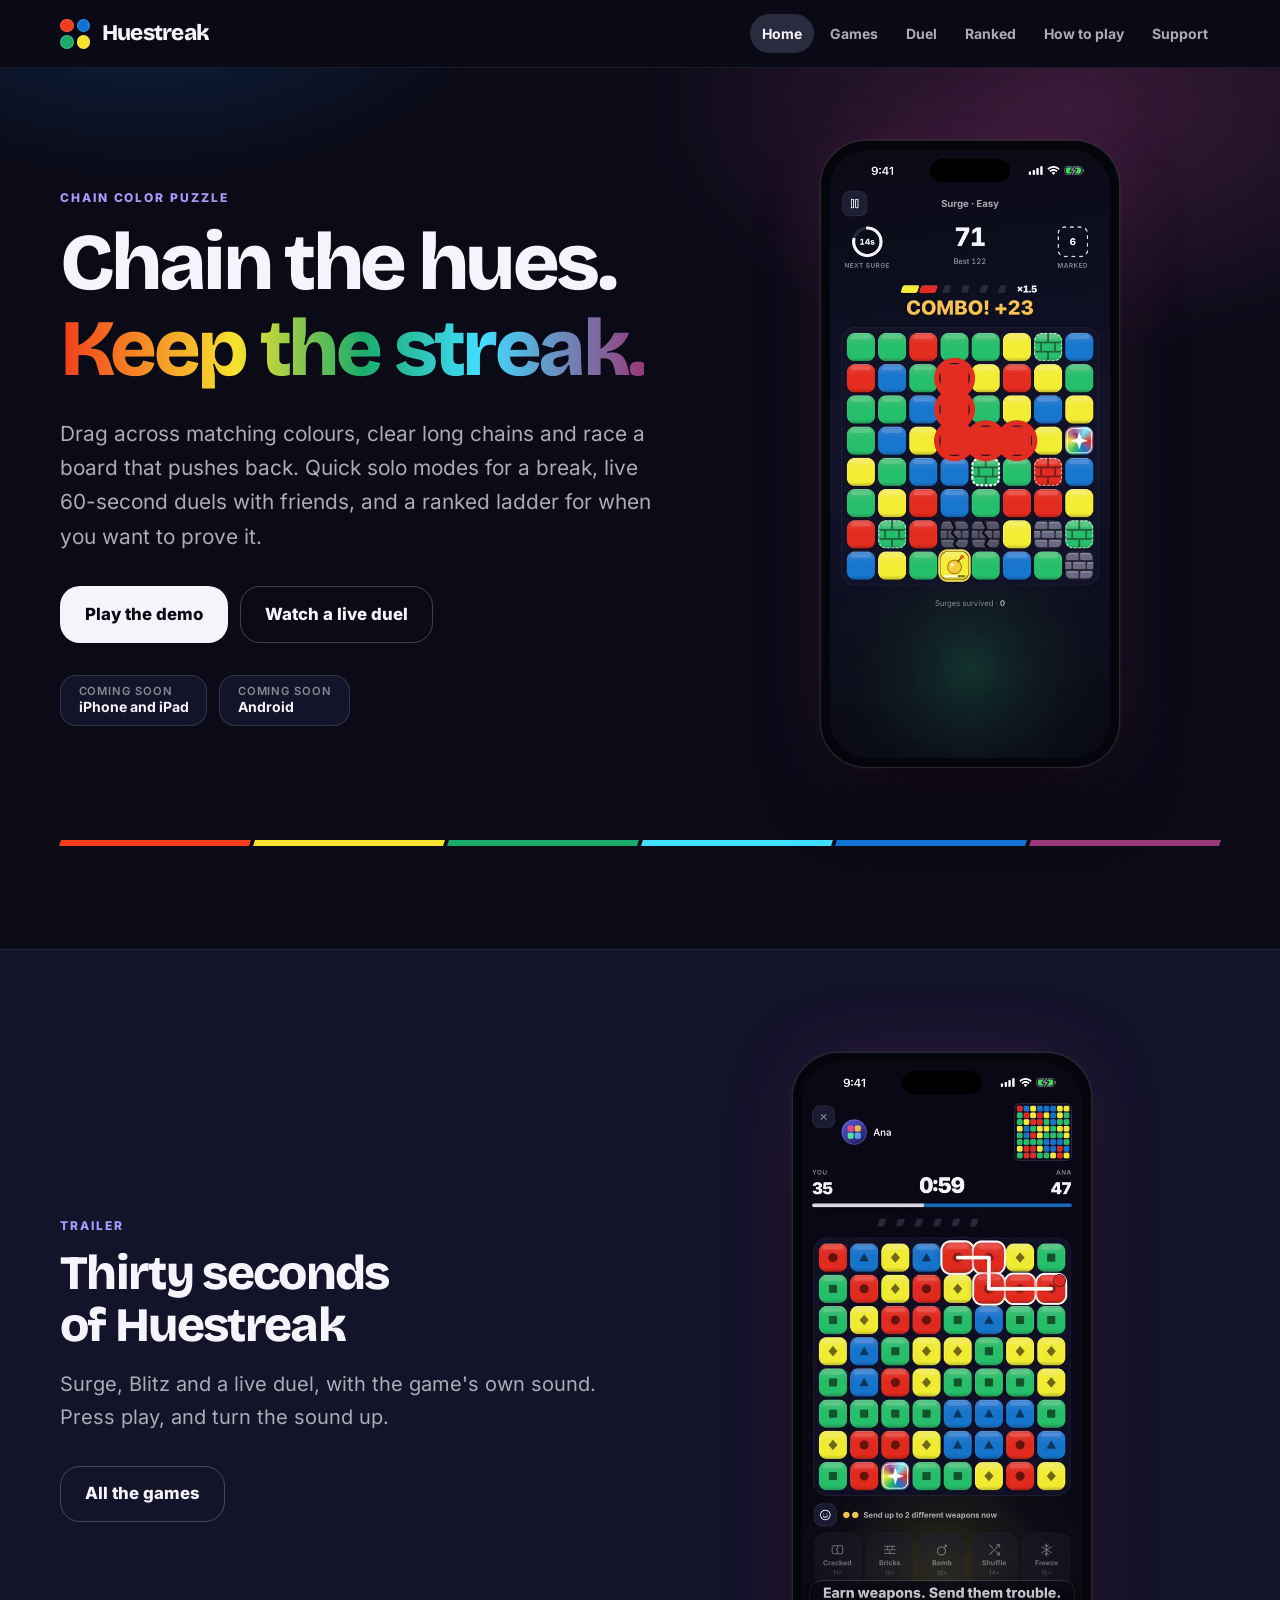
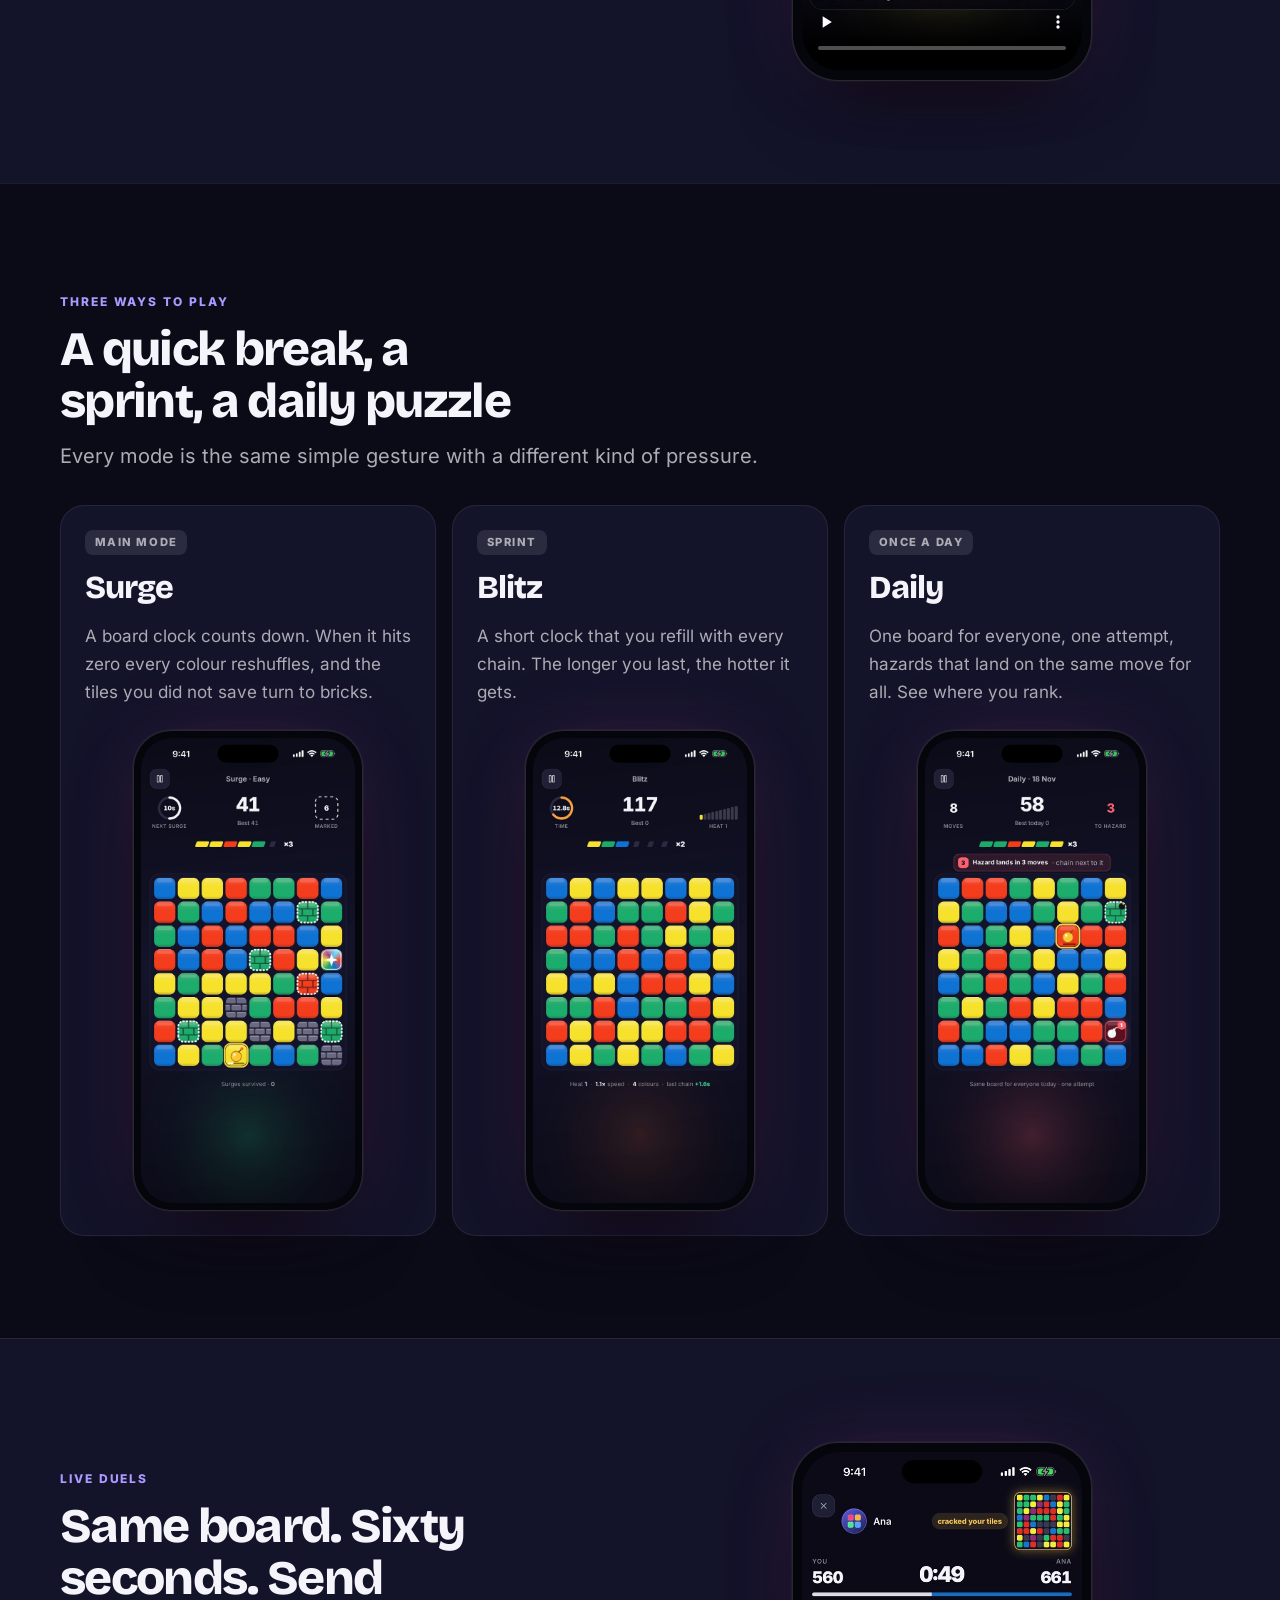
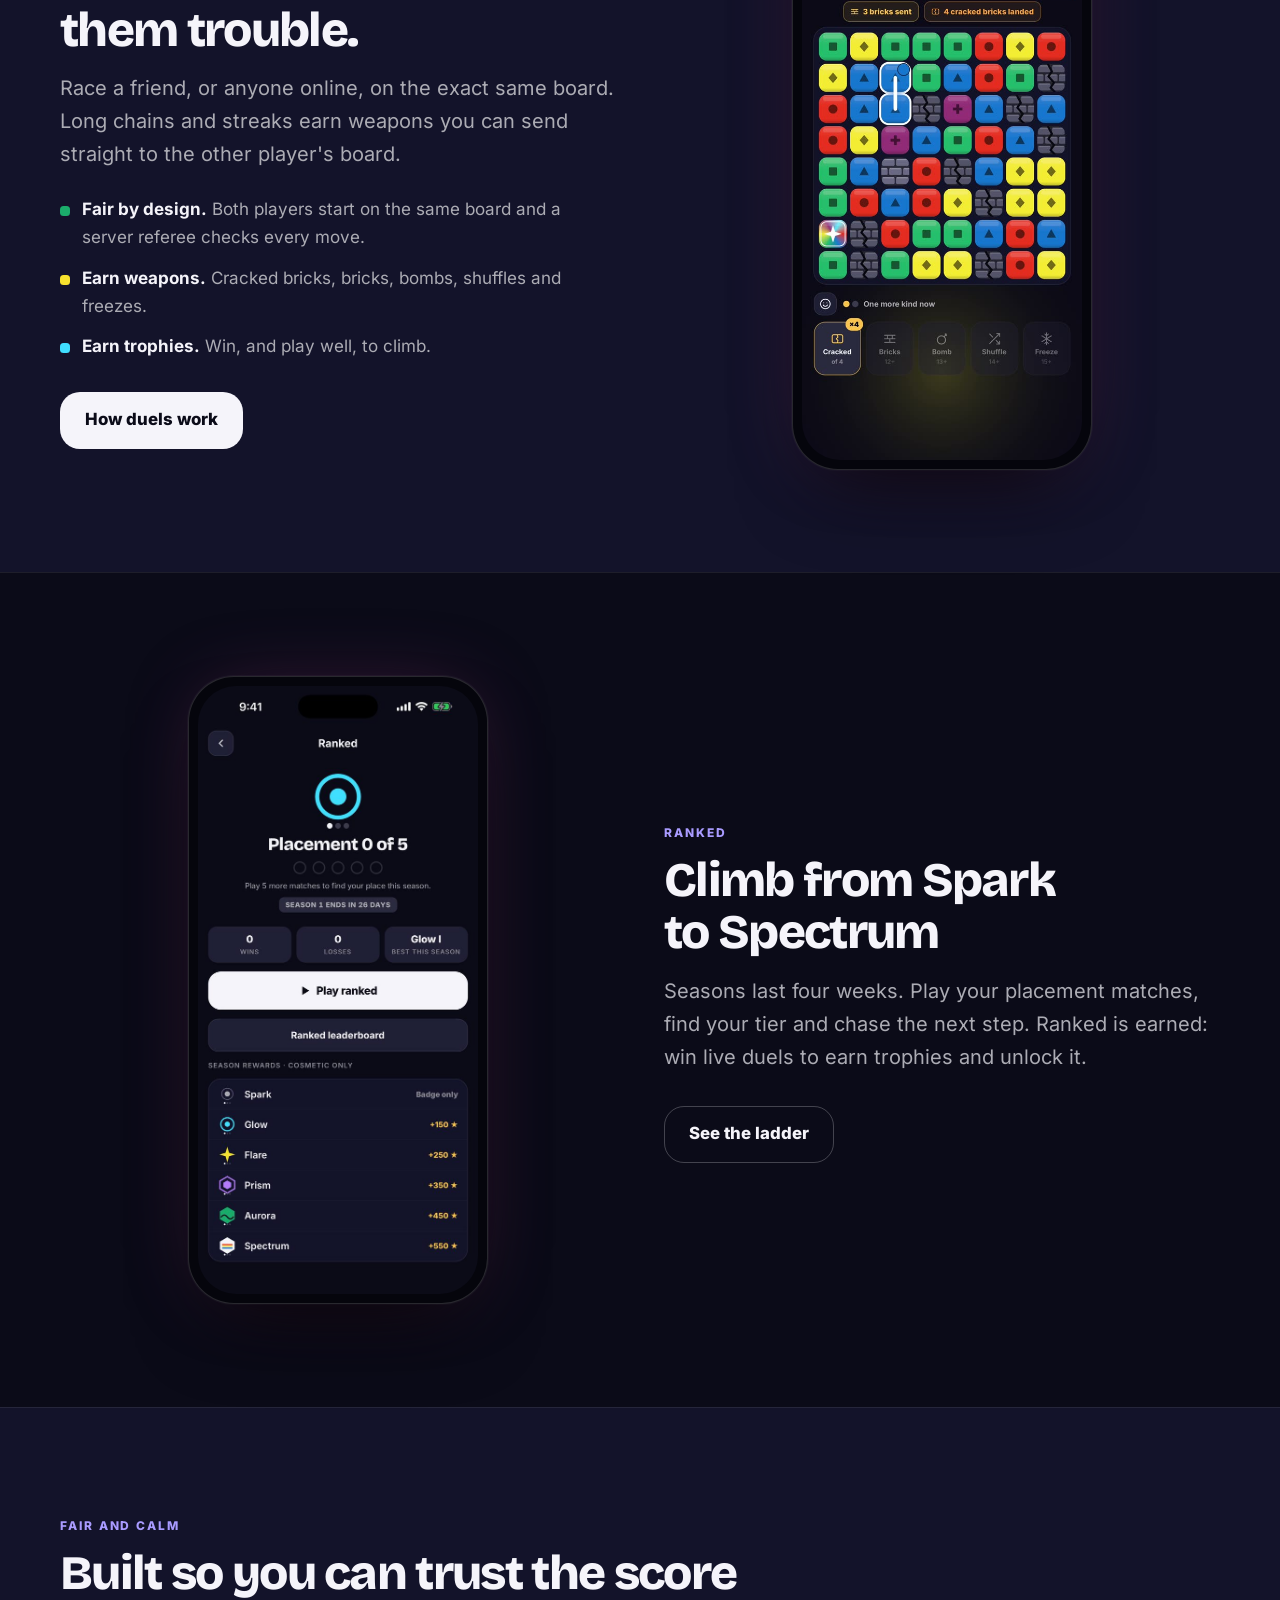
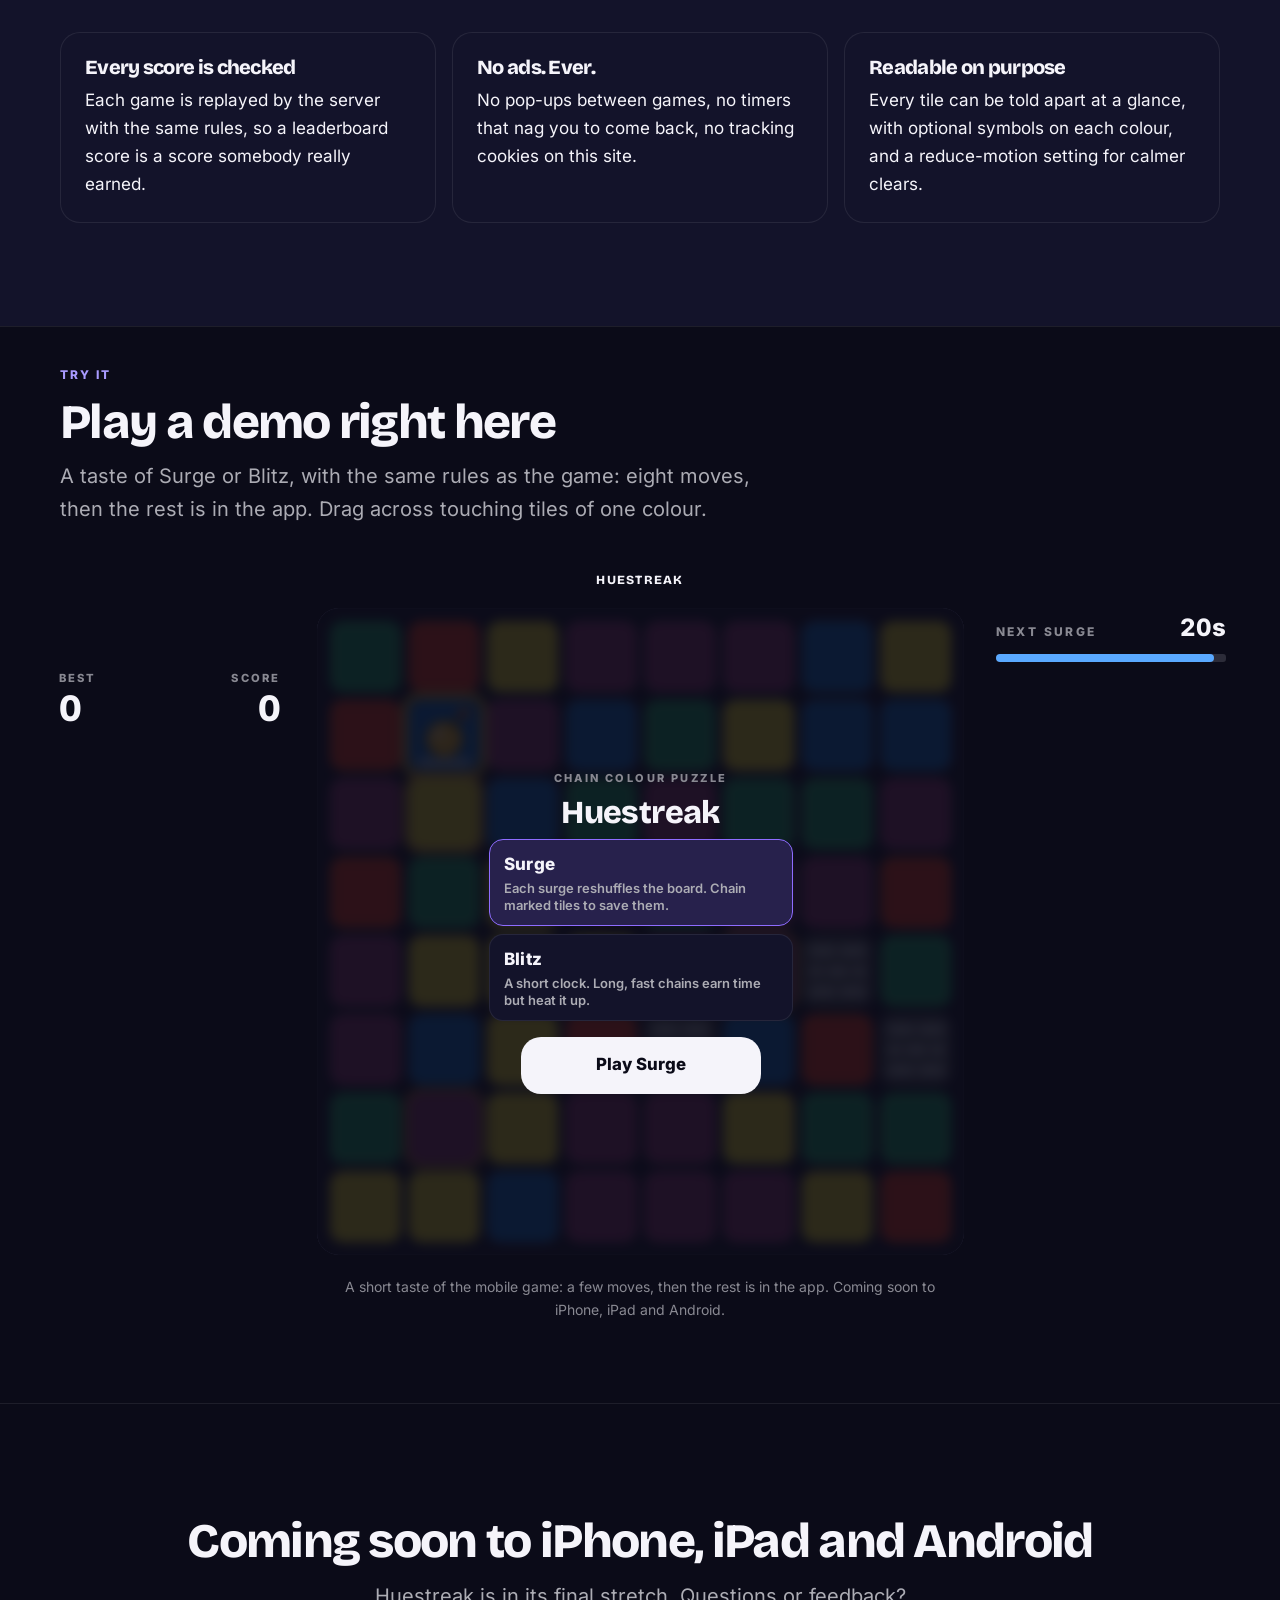
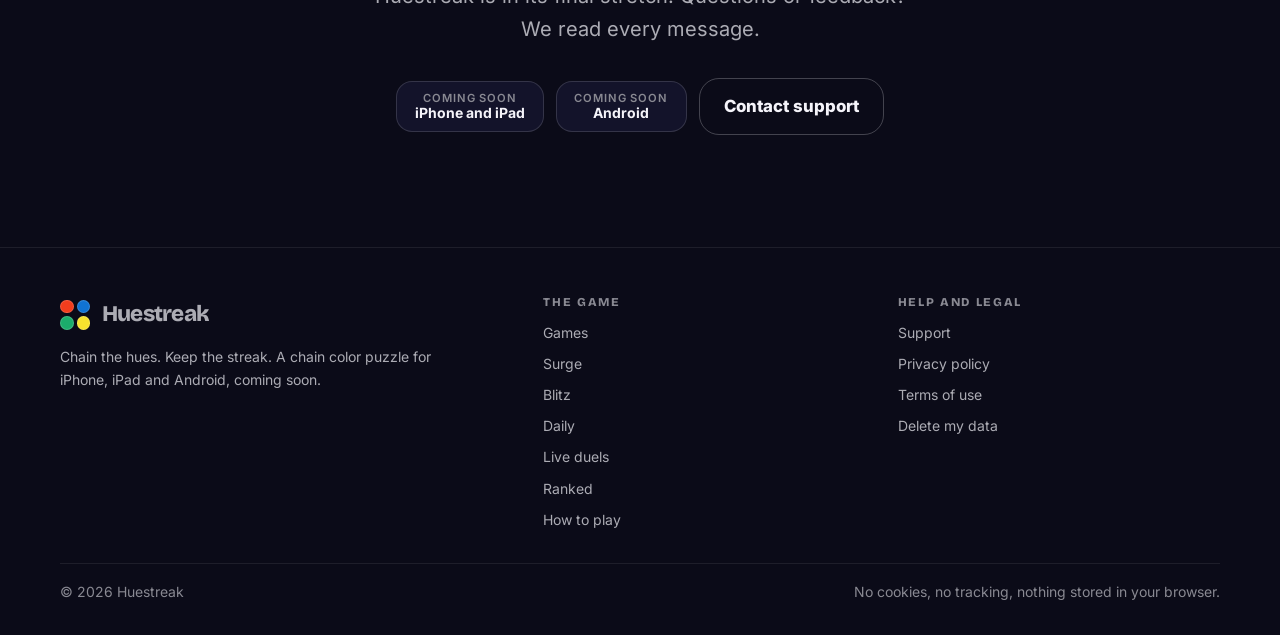
<file: index.html>
<!doctype html>
<html lang="en" data-theme="classic">
<head>
<meta charset="utf-8">
<meta name="viewport" content="width=device-width, initial-scale=1, viewport-fit=cover">
<title>Huestreak · Chain Color Puzzle</title>
<meta name="description" content="Huestreak is a chain color puzzle for iPhone, iPad and Android: drag across matching colours, beat the clock in Surge and Blitz, take on the Daily, race friends in live 60-second duels and climb the ranked ladder. Try a demo right here.">
<link rel="canonical" href="https://huestreak.com/">
<meta name="theme-color" content="#0b0b18">
<meta property="og:type" content="website">
<meta property="og:site_name" content="Huestreak">
<meta property="og:title" content="Huestreak · Chain Color Puzzle">
<meta property="og:description" content="Huestreak is a chain color puzzle for iPhone, iPad and Android: drag across matching colours, beat the clock in Surge and Blitz, take on the Daily, race friends in live 60-second duels and climb the ranked ladder. Try a demo right here.">
<meta property="og:url" content="https://huestreak.com/">
<meta property="og:image" content="https://huestreak.com/assets/og.png">
<meta name="twitter:card" content="summary_large_image">
<link rel="icon" href="favicon.svg" type="image/svg+xml">
<link rel="preload" href="assets/fonts/inter-latin.woff2" as="font" type="font/woff2" crossorigin>
<link rel="preload" href="assets/fonts/bricolage-latin.woff2" as="font" type="font/woff2" crossorigin>
<link rel="stylesheet" href="assets/css/tokens.css?v=69b6d84f">
<link rel="stylesheet" href="assets/css/themes.css?v=69b6d84f">
<link rel="stylesheet" href="assets/css/site.css?v=69b6d84f">
</head>
<body>
<a class="skip-link" href="#main">Skip to content</a>
<header class="site-header">
  <div class="container">
    <a class="brand" href="index.html" aria-label="Huestreak, home">
      <span class="brand__mark" aria-hidden="true"><i></i><i></i><i></i><i></i></span>
      Huestreak
    </a>
    <nav class="nav" id="nav" aria-label="Main">
      <a href="index.html" aria-current="page">Home</a>
      <a href="games.html">Games</a>
      <a href="duel.html">Duel</a>
      <a href="ranked.html">Ranked</a>
      <a href="gameplay.html">How to play</a>
      <a href="support.html">Support</a>
    </nav>
    <button class="btn btn--ghost btn--icon nav-toggle" type="button" aria-expanded="false" aria-controls="nav" aria-label="Open the menu">
      <svg class="icon" aria-hidden="true"><use href="assets/icons/sprite.svg#i-menu"></use></svg>
    </button>
  </div>
</header>

<main id="main">
<section class="hero">
  <div class="container hero__grid">
    <div>
      <span class="eyebrow">Chain color puzzle</span>
      <h1>Chain the hues. <em>Keep the streak.</em></h1>
      <p class="lead">Drag across matching colours, clear long chains and race a board that pushes back. Quick solo modes for a break, live 60-second duels with friends, and a ranked ladder for when you want to prove it.</p>
      <div class="cta-row"><a class="btn" href="#try">Play the demo</a><a class="btn btn--ghost" href="duel.html">Watch a live duel</a></div>
      <div class="cta-row"><span class="store-chip"><span><small>Coming soon</small>iPhone and iPad</span></span><span class="store-chip"><span><small>Coming soon</small>Android</span></span></div>
    </div>
    <div class="hero__media"><figure class="phone"><video autoplay muted loop playsinline preload="metadata" poster="assets/media/surge.jpg" width="540" height="1174" aria-label="The Surge mode: a player chains tiles while the board clock counts down"><source src="assets/media/surge.mp4" type="video/mp4"></video></figure></div>
  </div>
  <div class="container" style="margin-top: var(--s-8)"><div class="spectrum" aria-hidden="true"><i></i><i></i><i></i><i></i><i></i><i></i></div></div>
</section>

<section class="band band--alt" id="trailer">
  <div class="container split">
    <div>
      <span class="eyebrow">Trailer</span>
      <h2>Thirty seconds of Huestreak</h2>
      <p>Surge, Blitz and a live duel, with the game's own sound. Press play, and turn the sound up.</p>
      <div class="cta-row"><a class="btn btn--ghost" href="games.html">All the games</a></div>
    </div>
    <div class="split__media"><figure class="phone"><video controls playsinline preload="none" poster="assets/media/trailer.jpg" width="540" height="1174" aria-label="The Huestreak trailer, 30 seconds, with sound"><source src="assets/media/trailer.mp4" type="video/mp4"></video></figure></div>
  </div>
</section>

<section class="band">
  <div class="container">
    <div class="section__head"><span class="eyebrow">Three ways to play</span><h2>A quick break, a sprint, a daily puzzle</h2><p>Every mode is the same simple gesture with a different kind of pressure.</p></div>
    <div class="grid">
      <a class="mode-card" href="surge.html"><span class="tag">Main mode</span><h3>Surge</h3><p>A board clock counts down. When it hits zero every colour reshuffles, and the tiles you did not save turn to bricks.</p><figure class="phone phone--sm"><img src="assets/media/surge-board.jpg" width="600" height="1304" alt="The Surge board with marked tiles, bricks and a Rainbow tile" loading="lazy"></figure></a>
      <a class="mode-card" href="blitz.html"><span class="tag">Sprint</span><h3>Blitz</h3><p>A short clock that you refill with every chain. The longer you last, the hotter it gets.</p><figure class="phone phone--sm"><img src="assets/media/blitz-board.jpg" width="600" height="1304" alt="The Blitz board with the heat meter" loading="lazy"></figure></a>
      <a class="mode-card" href="daily.html"><span class="tag">Once a day</span><h3>Daily</h3><p>One board for everyone, one attempt, hazards that land on the same move for all. See where you rank.</p><figure class="phone phone--sm"><img src="assets/media/daily-board.jpg" width="600" height="1304" alt="The Daily board with a hazard warning" loading="lazy"></figure></a>
    </div>
  </div>
</section>

<section class="band band--alt">
  <div class="container split">
    <div>
      <span class="eyebrow">Live duels</span>
      <h2>Same board. Sixty seconds. Send them trouble.</h2>
      <p>Race a friend, or anyone online, on the exact same board. Long chains and streaks earn weapons you can send straight to the other player's board.</p>
      <ul class="checks"><li><span><b>Fair by design.</b> Both players start on the same board and a server referee checks every move.</span></li><li><span><b>Earn weapons.</b> Cracked bricks, bricks, bombs, shuffles and freezes.</span></li><li><span><b>Earn trophies.</b> Win, and play well, to climb.</span></li></ul>
      <div class="cta-row"><a class="btn" href="duel.html">How duels work</a></div>
    </div>
    <div class="split__media"><figure class="phone"><video autoplay muted loop playsinline preload="metadata" poster="assets/media/duel.jpg" width="540" height="1174" aria-label="A live duel: both players chain tiles and weapons land as bricks on the board"><source src="assets/media/duel.mp4" type="video/mp4"></video></figure></div>
  </div>
</section>

<section class="band">
  <div class="container split split--flip">
    <div>
      <span class="eyebrow">Ranked</span>
      <h2>Climb from Spark to Spectrum</h2>
      <p>Seasons last four weeks. Play your placement matches, find your tier and chase the next step. Ranked is earned: win live duels to earn trophies and unlock it.</p>
      <div class="cta-row"><a class="btn btn--ghost" href="ranked.html">See the ladder</a></div>
    </div>
    <div class="split__media"><figure class="phone"><img src="assets/media/ranked.jpg" width="600" height="1304" alt="The Ranked screen with a placement progress ring and the season rewards" loading="lazy"></figure></div>
  </div>
</section>

<section class="band band--alt">
  <div class="container">
    <div class="section__head"><span class="eyebrow">Fair and calm</span><h2>Built so you can trust the score</h2></div>
    <div class="grid">
      <div class="card"><h3>Every score is checked</h3><p>Each game is replayed by the server with the same rules, so a leaderboard score is a score somebody really earned.</p></div>
      <div class="card"><h3>No ads. Ever.</h3><p>No pop-ups between games, no timers that nag you to come back, no tracking cookies on this site.</p></div>
      <div class="card"><h3>Readable on purpose</h3><p>Every tile can be told apart at a glance, with optional symbols on each colour, and a reduce-motion setting for calmer clears.</p></div>
    </div>
  </div>
</section>

<section class="band try" id="try">
  <div class="container"><div class="section__head"><span class="eyebrow">Try it</span><h2>Play a demo right here</h2><p>A taste of Surge or Blitz, with the same rules as the game: eight moves, then the rest is in the app. Drag across touching tiles of one colour.</p></div></div>
  <section class="play" aria-label="Huestreak, playable demo">
  <div class="game" id="game" data-mode="surge" data-screen="menu">
    <div class="game__top">
      <button class="round" id="btn-pause" type="button" aria-label="Pause">
        <svg viewBox="0 0 24 24" fill="currentColor" aria-hidden="true"><rect x="6" y="5" width="4" height="14" rx="1.2"/><rect x="14" y="5" width="4" height="14" rx="1.2"/></svg>
      </button>
      <h2 class="game__title">Surge · Easy</h2>
      <button class="round" id="btn-restart" type="button" aria-label="Restart">
        <svg viewBox="0 0 24 24" fill="none" stroke="currentColor" stroke-width="2.2" stroke-linecap="round" stroke-linejoin="round" aria-hidden="true"><path d="M20 12a8 8 0 1 1-2.6-5.9"/><path d="M20 4v5h-5"/></svg>
      </button>
    </div>

    <div class="game__stats">
      <div><span class="lbl" id="lbl-left">Best</span><span class="val" id="stat-left">0</span></div>
      <div><span class="lbl" id="lbl-right">Score</span><span class="val" id="stat-right">0</span></div>
    </div>

    <div class="surge" id="surge" role="timer" data-level="ok">
      <div class="surge__row"><span class="surge__label" id="surge-label">NEXT SURGE</span><span class="surge__secs" id="surge-secs">20s</span></div>
      <div class="surge__track"><div class="surge__fill" id="surge-fill"></div></div>
    </div>

    <div class="blitz" id="blitz" role="timer" data-level="ok" data-heat="cold">
      <div class="surge__row"><span class="surge__label" id="heat-label">HEAT 0</span><span class="surge__label" id="heat-meta">1.0× SPEED · 4 COLOURS</span></div>
      <div class="surge__track"><div class="surge__fill" id="blitz-fill"></div></div>
    </div>

    <div class="streak-row"><span class="streak-badge" id="streak" hidden></span></div>
    <div class="feedback" id="feedback" role="status"></div>

    <div class="board-wrap">
      <div class="board" id="game-board"></div>
      <div class="game__banner" id="banner" role="status" hidden><b></b><span></span></div>
      <div class="board__end" id="board-end" role="dialog" aria-modal="false" hidden></div>
    </div>

    <div class="game__foot">
      <div class="game__tip" id="tip" role="status" hidden><b></b><span></span></div>
      <p class="game__note" id="demo-note">A short taste of the mobile game: a few moves, then the rest is in the app. Coming soon to iPhone, iPad and Android.</p>
    </div>
  </div>
</section>

</section>

<section class="cta-band">
  <div class="container"><h2>Coming soon to iPhone, iPad and Android</h2><p>Huestreak is in its final stretch. Questions or feedback? We read every message.</p>
  <div class="cta-row"><span class="store-chip"><span><small>Coming soon</small>iPhone and iPad</span></span><span class="store-chip"><span><small>Coming soon</small>Android</span></span><a class="btn btn--ghost" href="support.html">Contact support</a></div></div>
</section>
</main>
<footer class="site-footer">
  <div class="container">
    <div class="footer-grid">
      <div>
        <a class="brand" href="index.html" aria-label="Huestreak, home">
          <span class="brand__mark" aria-hidden="true"><i></i><i></i><i></i><i></i></span>
          Huestreak
        </a>
        <p style="margin-top: var(--s-3); max-width: 24rem;">Chain the hues. Keep the streak. A chain color puzzle for iPhone, iPad and Android, coming soon.</p>
      </div>
      <div>
        <h4>The game</h4>
        <ul>
          <li><a href="games.html">Games</a></li>
          <li><a href="surge.html">Surge</a></li>
          <li><a href="blitz.html">Blitz</a></li>
          <li><a href="daily.html">Daily</a></li>
          <li><a href="duel.html">Live duels</a></li>
          <li><a href="ranked.html">Ranked</a></li>
          <li><a href="gameplay.html">How to play</a></li>
        </ul>
      </div>
      <div>
        <h4>Help and legal</h4>
        <ul>
          <li><a href="support.html">Support</a></li>
          <li><a href="privacy.html">Privacy policy</a></li>
          <li><a href="terms.html">Terms of use</a></li>
          <li><a href="delete-account.html">Delete my data</a></li>
        </ul>
      </div>
    </div>
    <div class="footer-legal">
      <span>© 2026 Huestreak</span>
      <span>No cookies, no tracking, nothing stored in your browser.</span>
    </div>
  </div>
</footer>

<script type="module" src="assets/js/site.js?v=69b6d84f"></script>
<script type="module" src="assets/js/home.js?v=69b6d84f"></script>
</body>
</html>
</file>
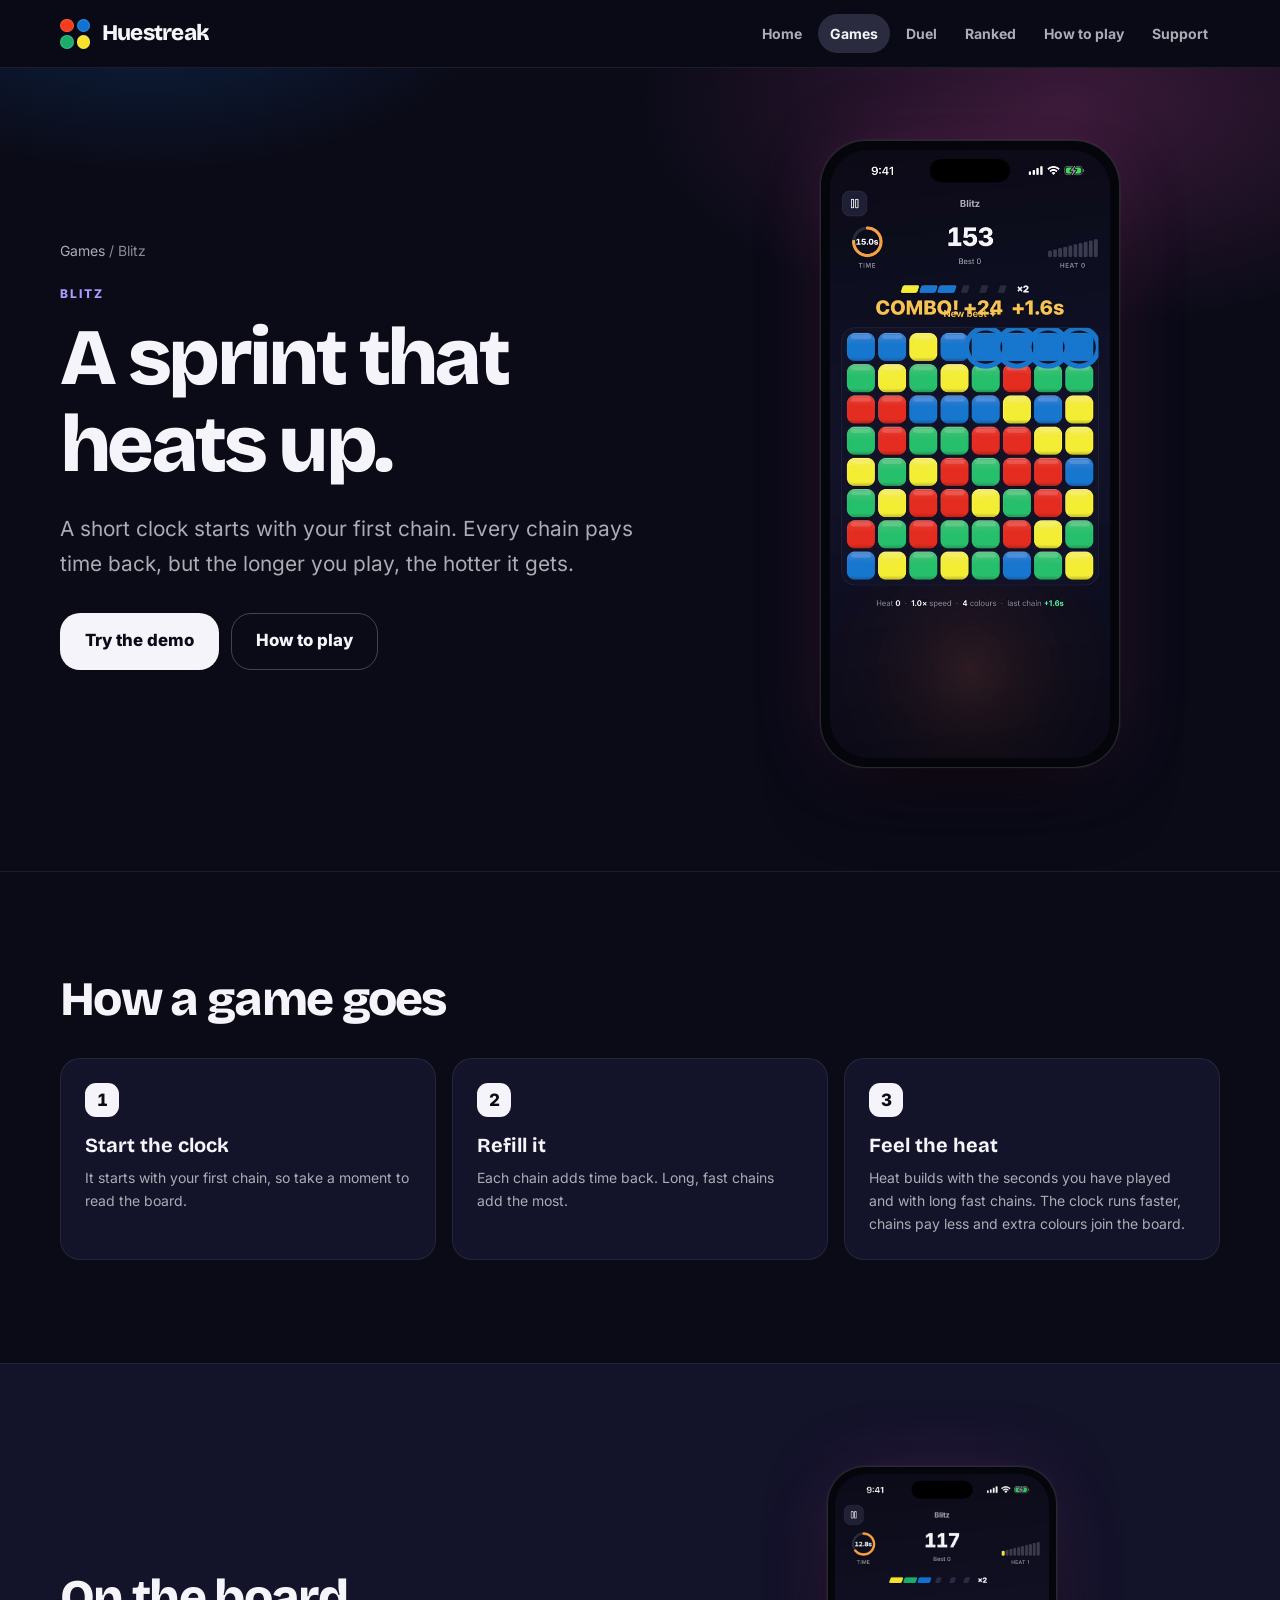
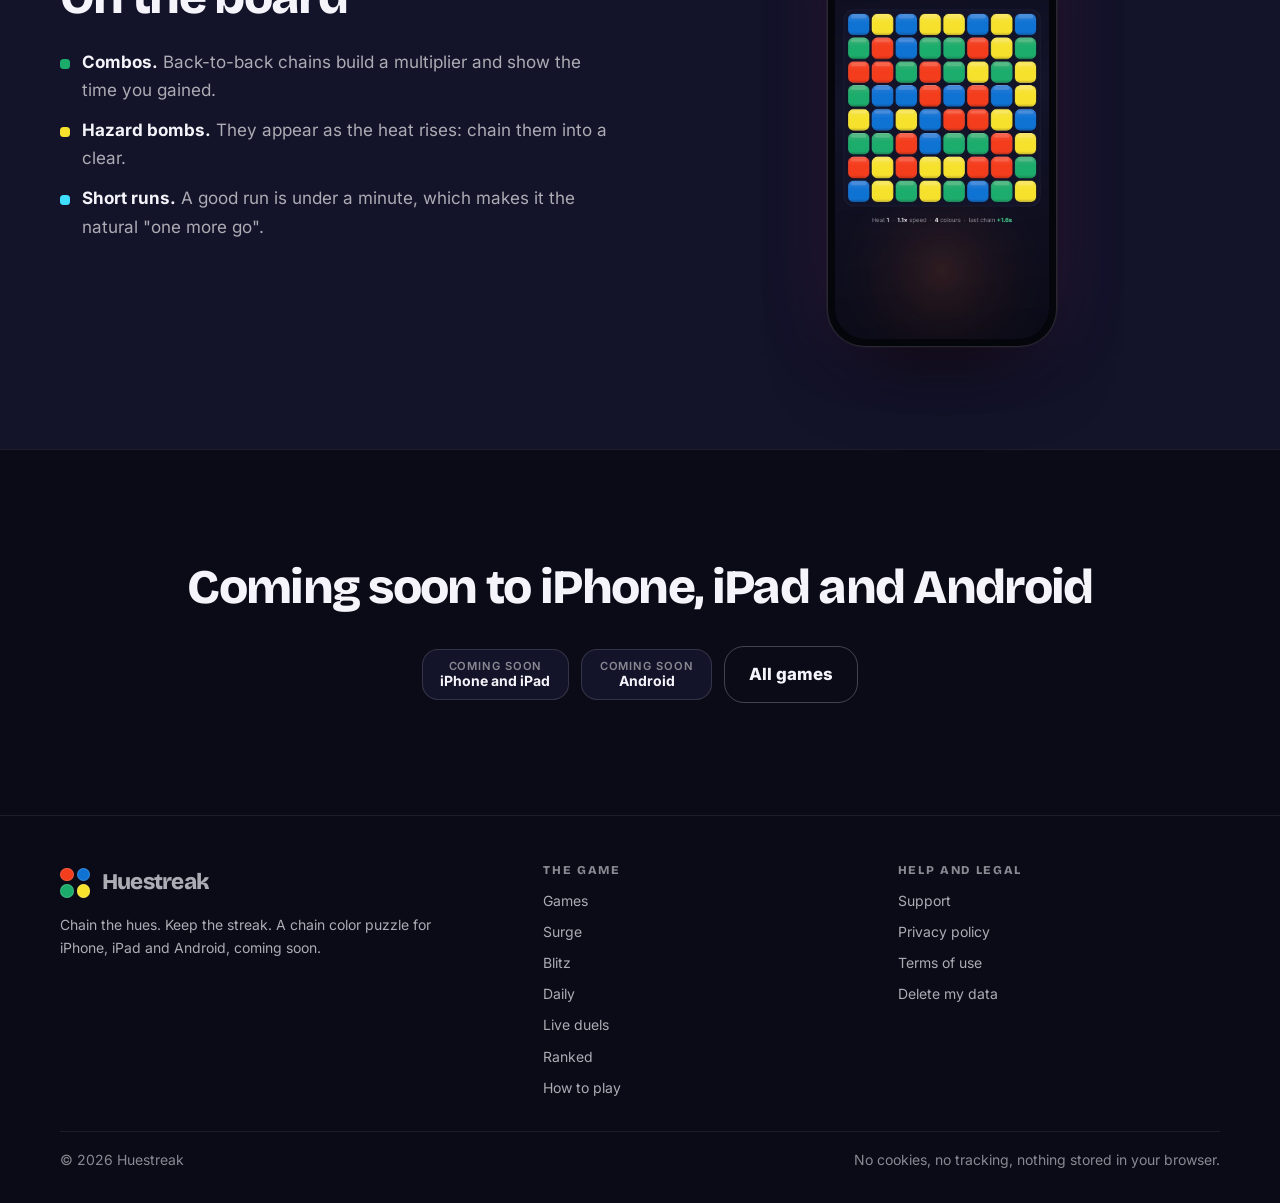
<file: blitz.html>
<!doctype html>
<html lang="en" data-theme="classic">
<head>
<meta charset="utf-8">
<meta name="viewport" content="width=device-width, initial-scale=1, viewport-fit=cover">
<title>Blitz · Huestreak</title>
<meta name="description" content="Blitz is a short sprint: chains refill a small clock while heat builds, the clock speeds up and more colours join. How long can you last?">
<link rel="canonical" href="https://huestreak.com/blitz">
<meta name="theme-color" content="#0b0b18">
<meta property="og:type" content="website">
<meta property="og:site_name" content="Huestreak">
<meta property="og:title" content="Blitz · Huestreak">
<meta property="og:description" content="Blitz is a short sprint: chains refill a small clock while heat builds, the clock speeds up and more colours join. How long can you last?">
<meta property="og:url" content="https://huestreak.com/blitz">
<meta property="og:image" content="https://huestreak.com/assets/og.png">
<meta name="twitter:card" content="summary_large_image">
<link rel="icon" href="favicon.svg" type="image/svg+xml">
<link rel="preload" href="assets/fonts/inter-latin.woff2" as="font" type="font/woff2" crossorigin>
<link rel="preload" href="assets/fonts/bricolage-latin.woff2" as="font" type="font/woff2" crossorigin>
<link rel="stylesheet" href="assets/css/tokens.css?v=69b6d84f">
<link rel="stylesheet" href="assets/css/themes.css?v=69b6d84f">
<link rel="stylesheet" href="assets/css/site.css?v=69b6d84f">
</head>
<body>
<a class="skip-link" href="#main">Skip to content</a>
<header class="site-header">
  <div class="container">
    <a class="brand" href="index.html" aria-label="Huestreak, home">
      <span class="brand__mark" aria-hidden="true"><i></i><i></i><i></i><i></i></span>
      Huestreak
    </a>
    <nav class="nav" id="nav" aria-label="Main">
      <a href="index.html">Home</a>
      <a href="games.html" aria-current="page">Games</a>
      <a href="duel.html">Duel</a>
      <a href="ranked.html">Ranked</a>
      <a href="gameplay.html">How to play</a>
      <a href="support.html">Support</a>
    </nav>
    <button class="btn btn--ghost btn--icon nav-toggle" type="button" aria-expanded="false" aria-controls="nav" aria-label="Open the menu">
      <svg class="icon" aria-hidden="true"><use href="assets/icons/sprite.svg#i-menu"></use></svg>
    </button>
  </div>
</header>

<main id="main">
<section class="hero"><div class="container hero__grid">
  <div><div class="crumbs"><a href="games.html">Games</a> / Blitz</div><span class="eyebrow">Blitz</span><h1>A sprint that heats up.</h1><p class="lead">A short clock starts with your first chain. Every chain pays time back, but the longer you play, the hotter it gets.</p>
  <div class="cta-row"><a class="btn" href="index.html#try">Try the demo</a><a class="btn btn--ghost" href="gameplay.html">How to play</a></div></div>
  <div class="hero__media"><figure class="phone"><video autoplay muted loop playsinline preload="metadata" poster="assets/media/blitz.jpg" width="540" height="1174" aria-label="Blitz gameplay with the clock and the heat meter"><source src="assets/media/blitz.mp4" type="video/mp4"></video></figure></div></div></section>
<section class="band"><div class="container"><div class="section__head"><h2>How a game goes</h2></div><div class="steps"><div class="step"><b>Start the clock</b><p>It starts with your first chain, so take a moment to read the board.</p></div><div class="step"><b>Refill it</b><p>Each chain adds time back. Long, fast chains add the most.</p></div><div class="step"><b>Feel the heat</b><p>Heat builds with the seconds you have played and with long fast chains. The clock runs faster, chains pay less and extra colours join the board.</p></div></div></div></section>
<section class="band band--alt"><div class="container split"><div><h2>On the board</h2><ul class="checks"><li><span><b>Combos.</b> Back-to-back chains build a multiplier and show the time you gained.</span></li><li><span><b>Hazard bombs.</b> They appear as the heat rises: chain them into a clear.</span></li><li><span><b>Short runs.</b> A good run is under a minute, which makes it the natural "one more go".</span></li></ul></div><div class="split__media"><figure class="phone phone--sm"><img src="assets/media/blitz-board.jpg" width="600" height="1304" alt="The Blitz board with the heat meter" loading="lazy"></figure></div></div></section>
<section class="cta-band"><div class="container"><h2>Coming soon to iPhone, iPad and Android</h2><div class="cta-row"><span class="store-chip"><span><small>Coming soon</small>iPhone and iPad</span></span><span class="store-chip"><span><small>Coming soon</small>Android</span></span><a class="btn btn--ghost" href="games.html">All games</a></div></div></section>
</main>
<footer class="site-footer">
  <div class="container">
    <div class="footer-grid">
      <div>
        <a class="brand" href="index.html" aria-label="Huestreak, home">
          <span class="brand__mark" aria-hidden="true"><i></i><i></i><i></i><i></i></span>
          Huestreak
        </a>
        <p style="margin-top: var(--s-3); max-width: 24rem;">Chain the hues. Keep the streak. A chain color puzzle for iPhone, iPad and Android, coming soon.</p>
      </div>
      <div>
        <h4>The game</h4>
        <ul>
          <li><a href="games.html">Games</a></li>
          <li><a href="surge.html">Surge</a></li>
          <li><a href="blitz.html">Blitz</a></li>
          <li><a href="daily.html">Daily</a></li>
          <li><a href="duel.html">Live duels</a></li>
          <li><a href="ranked.html">Ranked</a></li>
          <li><a href="gameplay.html">How to play</a></li>
        </ul>
      </div>
      <div>
        <h4>Help and legal</h4>
        <ul>
          <li><a href="support.html">Support</a></li>
          <li><a href="privacy.html">Privacy policy</a></li>
          <li><a href="terms.html">Terms of use</a></li>
          <li><a href="delete-account.html">Delete my data</a></li>
        </ul>
      </div>
    </div>
    <div class="footer-legal">
      <span>© 2026 Huestreak</span>
      <span>No cookies, no tracking, nothing stored in your browser.</span>
    </div>
  </div>
</footer>

<script type="module" src="assets/js/site.js?v=69b6d84f"></script>

</body>
</html>
</file>
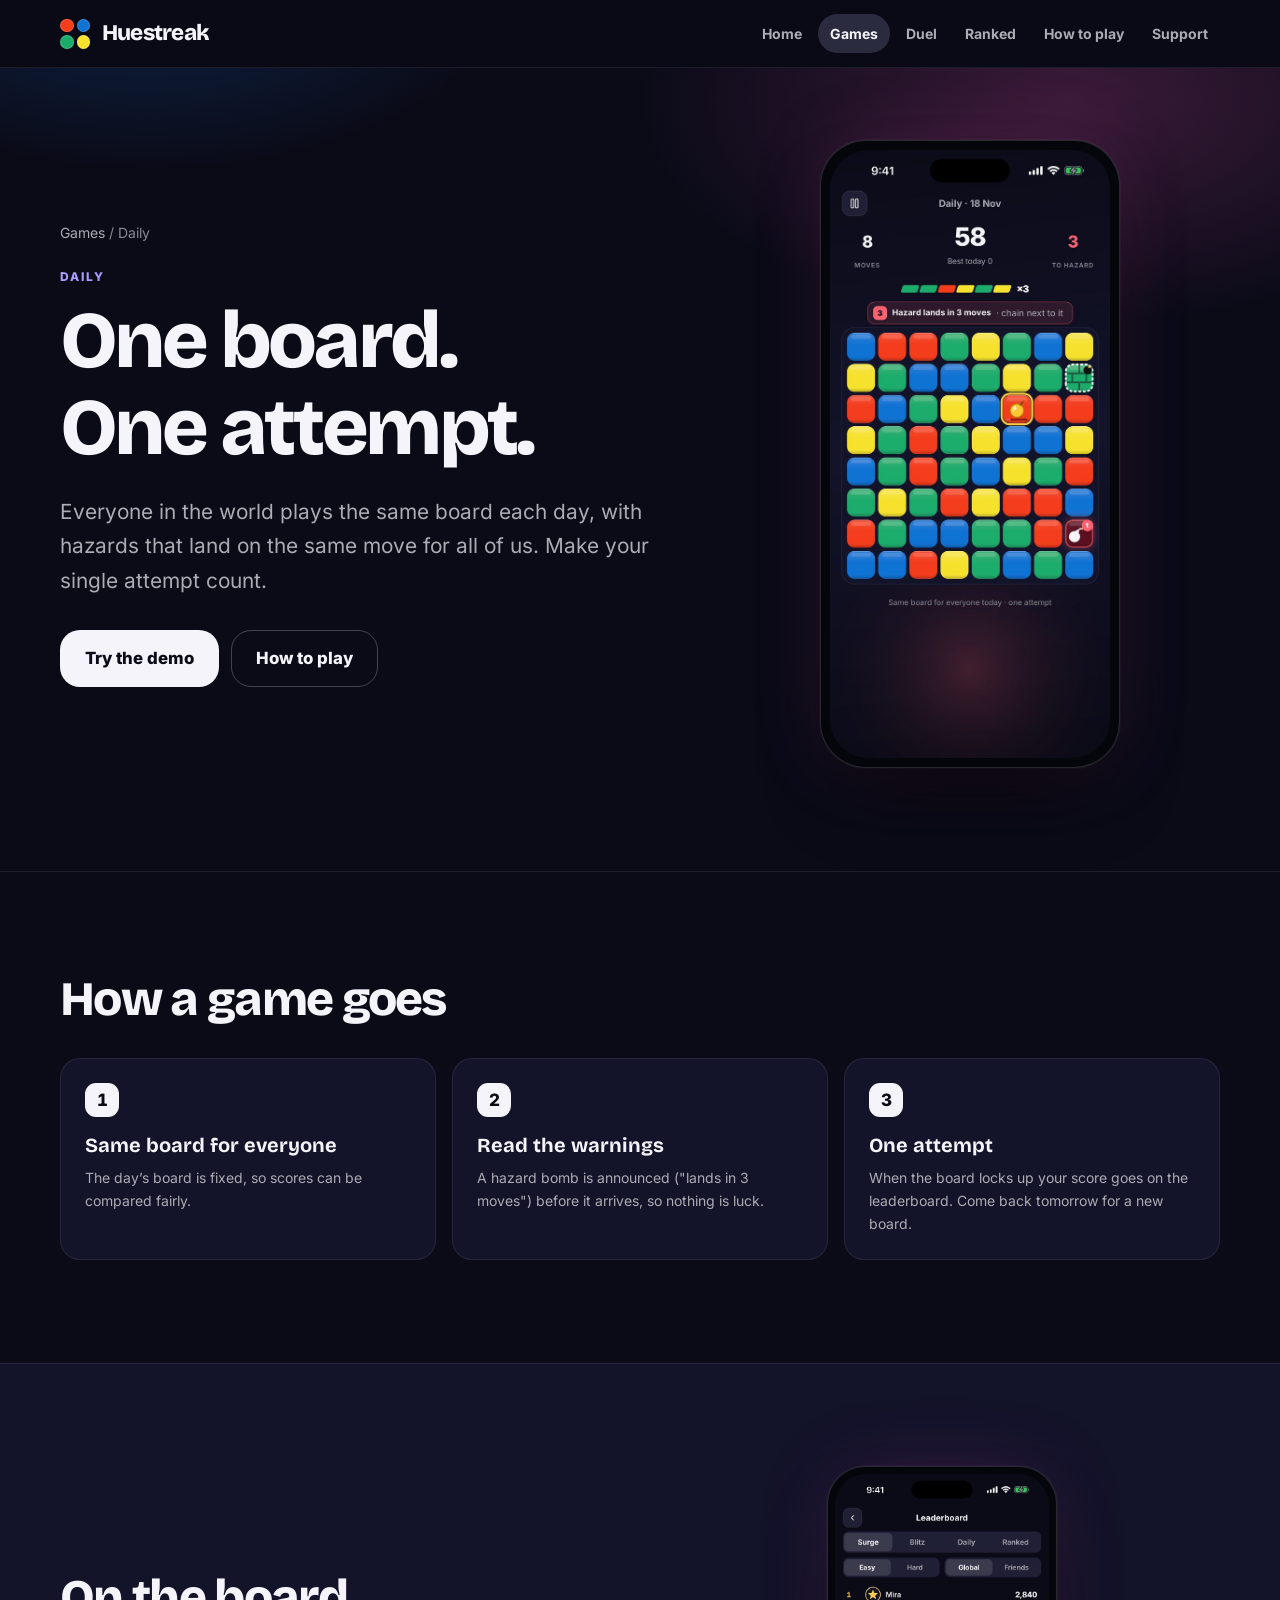
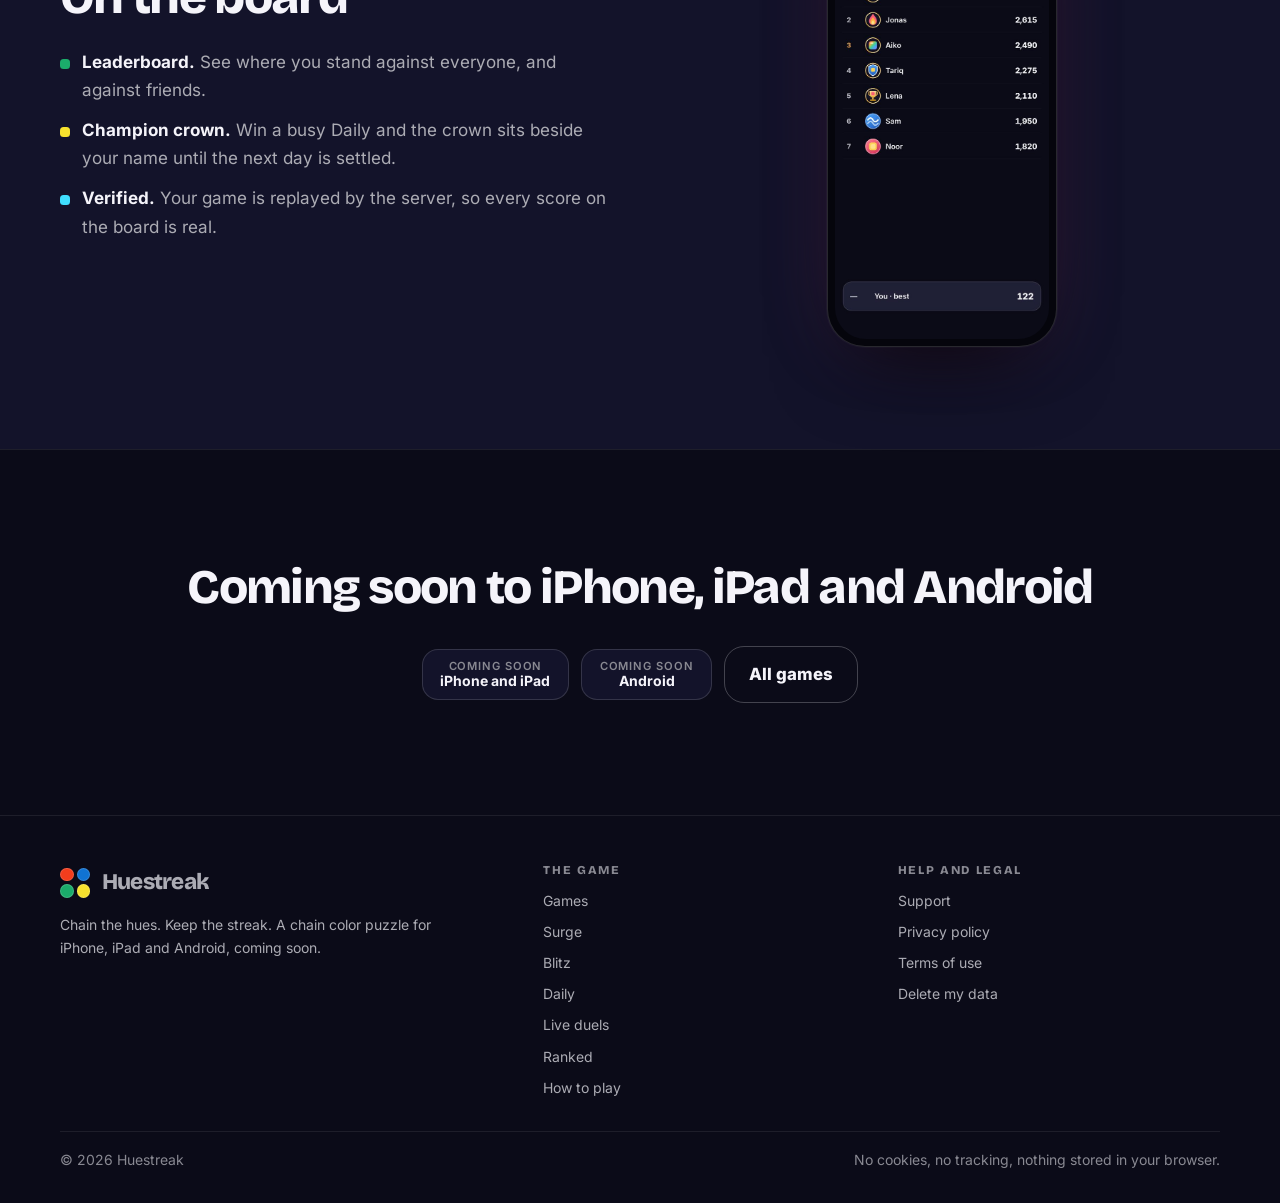
<file: daily.html>
<!doctype html>
<html lang="en" data-theme="classic">
<head>
<meta charset="utf-8">
<meta name="viewport" content="width=device-width, initial-scale=1, viewport-fit=cover">
<title>Daily · Huestreak</title>
<meta name="description" content="The Daily is one board for everyone with one attempt a day. Hazards land on the same move for every player, and the leaderboard resets at midnight UTC.">
<link rel="canonical" href="https://huestreak.com/daily">
<meta name="theme-color" content="#0b0b18">
<meta property="og:type" content="website">
<meta property="og:site_name" content="Huestreak">
<meta property="og:title" content="Daily · Huestreak">
<meta property="og:description" content="The Daily is one board for everyone with one attempt a day. Hazards land on the same move for every player, and the leaderboard resets at midnight UTC.">
<meta property="og:url" content="https://huestreak.com/daily">
<meta property="og:image" content="https://huestreak.com/assets/og.png">
<meta name="twitter:card" content="summary_large_image">
<link rel="icon" href="favicon.svg" type="image/svg+xml">
<link rel="preload" href="assets/fonts/inter-latin.woff2" as="font" type="font/woff2" crossorigin>
<link rel="preload" href="assets/fonts/bricolage-latin.woff2" as="font" type="font/woff2" crossorigin>
<link rel="stylesheet" href="assets/css/tokens.css?v=69b6d84f">
<link rel="stylesheet" href="assets/css/themes.css?v=69b6d84f">
<link rel="stylesheet" href="assets/css/site.css?v=69b6d84f">
</head>
<body>
<a class="skip-link" href="#main">Skip to content</a>
<header class="site-header">
  <div class="container">
    <a class="brand" href="index.html" aria-label="Huestreak, home">
      <span class="brand__mark" aria-hidden="true"><i></i><i></i><i></i><i></i></span>
      Huestreak
    </a>
    <nav class="nav" id="nav" aria-label="Main">
      <a href="index.html">Home</a>
      <a href="games.html" aria-current="page">Games</a>
      <a href="duel.html">Duel</a>
      <a href="ranked.html">Ranked</a>
      <a href="gameplay.html">How to play</a>
      <a href="support.html">Support</a>
    </nav>
    <button class="btn btn--ghost btn--icon nav-toggle" type="button" aria-expanded="false" aria-controls="nav" aria-label="Open the menu">
      <svg class="icon" aria-hidden="true"><use href="assets/icons/sprite.svg#i-menu"></use></svg>
    </button>
  </div>
</header>

<main id="main">
<section class="hero"><div class="container hero__grid">
  <div><div class="crumbs"><a href="games.html">Games</a> / Daily</div><span class="eyebrow">Daily</span><h1>One board. One attempt.</h1><p class="lead">Everyone in the world plays the same board each day, with hazards that land on the same move for all of us. Make your single attempt count.</p>
  <div class="cta-row"><a class="btn" href="index.html#try">Try the demo</a><a class="btn btn--ghost" href="gameplay.html">How to play</a></div></div>
  <div class="hero__media"><figure class="phone"><img src="assets/media/daily-board.jpg" width="600" height="1304" alt="The Daily board with a hazard warning" loading="lazy"></figure></div></div></section>
<section class="band"><div class="container"><div class="section__head"><h2>How a game goes</h2></div><div class="steps"><div class="step"><b>Same board for everyone</b><p>The day’s board is fixed, so scores can be compared fairly.</p></div><div class="step"><b>Read the warnings</b><p>A hazard bomb is announced ("lands in 3 moves") before it arrives, so nothing is luck.</p></div><div class="step"><b>One attempt</b><p>When the board locks up your score goes on the leaderboard. Come back tomorrow for a new board.</p></div></div></div></section>
<section class="band band--alt"><div class="container split"><div><h2>On the board</h2><ul class="checks"><li><span><b>Leaderboard.</b> See where you stand against everyone, and against friends.</span></li><li><span><b>Champion crown.</b> Win a busy Daily and the crown sits beside your name until the next day is settled.</span></li><li><span><b>Verified.</b> Your game is replayed by the server, so every score on the board is real.</span></li></ul></div><div class="split__media"><figure class="phone phone--sm"><img src="assets/media/leaderboard.jpg" width="600" height="1304" alt="The leaderboard with the day’s top players" loading="lazy"></figure></div></div></section>
<section class="cta-band"><div class="container"><h2>Coming soon to iPhone, iPad and Android</h2><div class="cta-row"><span class="store-chip"><span><small>Coming soon</small>iPhone and iPad</span></span><span class="store-chip"><span><small>Coming soon</small>Android</span></span><a class="btn btn--ghost" href="games.html">All games</a></div></div></section>
</main>
<footer class="site-footer">
  <div class="container">
    <div class="footer-grid">
      <div>
        <a class="brand" href="index.html" aria-label="Huestreak, home">
          <span class="brand__mark" aria-hidden="true"><i></i><i></i><i></i><i></i></span>
          Huestreak
        </a>
        <p style="margin-top: var(--s-3); max-width: 24rem;">Chain the hues. Keep the streak. A chain color puzzle for iPhone, iPad and Android, coming soon.</p>
      </div>
      <div>
        <h4>The game</h4>
        <ul>
          <li><a href="games.html">Games</a></li>
          <li><a href="surge.html">Surge</a></li>
          <li><a href="blitz.html">Blitz</a></li>
          <li><a href="daily.html">Daily</a></li>
          <li><a href="duel.html">Live duels</a></li>
          <li><a href="ranked.html">Ranked</a></li>
          <li><a href="gameplay.html">How to play</a></li>
        </ul>
      </div>
      <div>
        <h4>Help and legal</h4>
        <ul>
          <li><a href="support.html">Support</a></li>
          <li><a href="privacy.html">Privacy policy</a></li>
          <li><a href="terms.html">Terms of use</a></li>
          <li><a href="delete-account.html">Delete my data</a></li>
        </ul>
      </div>
    </div>
    <div class="footer-legal">
      <span>© 2026 Huestreak</span>
      <span>No cookies, no tracking, nothing stored in your browser.</span>
    </div>
  </div>
</footer>

<script type="module" src="assets/js/site.js?v=69b6d84f"></script>

</body>
</html>
</file>
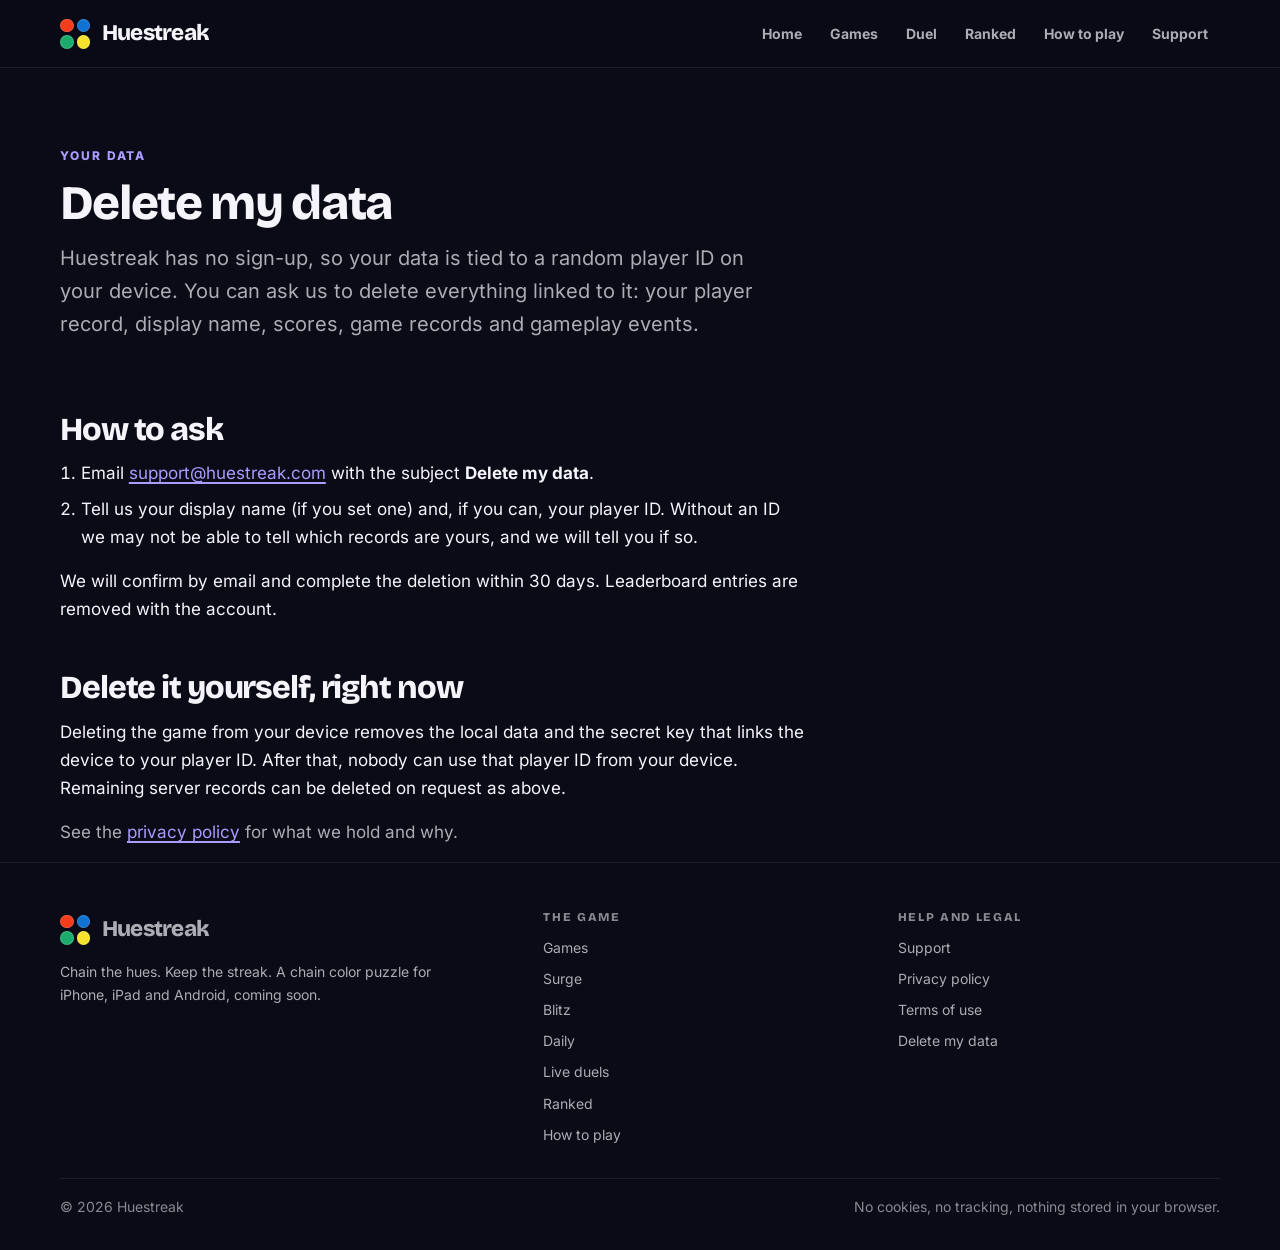
<file: delete-account.html>
<!doctype html>
<html lang="en" data-theme="classic">
<head>
<meta charset="utf-8">
<meta name="viewport" content="width=device-width, initial-scale=1, viewport-fit=cover">
<title>Delete my data · Huestreak</title>
<meta name="description" content="How to ask Huestreak to delete the data linked to your player ID.">
<link rel="canonical" href="https://huestreak.com/delete-account">
<meta name="theme-color" content="#0b0b18">
<meta property="og:type" content="website">
<meta property="og:site_name" content="Huestreak">
<meta property="og:title" content="Delete my data · Huestreak">
<meta property="og:description" content="How to ask Huestreak to delete the data linked to your player ID.">
<meta property="og:url" content="https://huestreak.com/delete-account">
<meta property="og:image" content="https://huestreak.com/assets/og.png">
<meta name="twitter:card" content="summary_large_image">
<link rel="icon" href="favicon.svg" type="image/svg+xml">
<link rel="preload" href="assets/fonts/inter-latin.woff2" as="font" type="font/woff2" crossorigin>
<link rel="preload" href="assets/fonts/bricolage-latin.woff2" as="font" type="font/woff2" crossorigin>
<link rel="stylesheet" href="assets/css/tokens.css?v=69b6d84f">
<link rel="stylesheet" href="assets/css/themes.css?v=69b6d84f">
<link rel="stylesheet" href="assets/css/site.css?v=69b6d84f">
</head>
<body>
<a class="skip-link" href="#main">Skip to content</a>
<header class="site-header">
  <div class="container">
    <a class="brand" href="index.html" aria-label="Huestreak, home">
      <span class="brand__mark" aria-hidden="true"><i></i><i></i><i></i><i></i></span>
      Huestreak
    </a>
    <nav class="nav" id="nav" aria-label="Main">
      <a href="index.html">Home</a>
      <a href="games.html">Games</a>
      <a href="duel.html">Duel</a>
      <a href="ranked.html">Ranked</a>
      <a href="gameplay.html">How to play</a>
      <a href="support.html">Support</a>
    </nav>
    <button class="btn btn--ghost btn--icon nav-toggle" type="button" aria-expanded="false" aria-controls="nav" aria-label="Open the menu">
      <svg class="icon" aria-hidden="true"><use href="assets/icons/sprite.svg#i-menu"></use></svg>
    </button>
  </div>
</header>

<main id="main">
<div class="container">
  <div class="page-head">
    <span class="eyebrow">Your data</span>
    <h1>Delete my data</h1>
    <p>Huestreak has no sign-up, so your data is tied to a random player ID on your device. You can ask us to delete everything linked to it: your player record, display name, scores, game records and gameplay events.</p>
  </div>
  <div class="prose">
    <h2>How to ask</h2>
    <ol>
      <li>Email <a href="mailto:support@huestreak.com">support@huestreak.com</a> with the subject <strong>Delete my data</strong>.</li>
      <li>Tell us your display name (if you set one) and, if you can, your player ID. Without an ID we may not be able to tell which records are yours, and we will tell you if so.</li>
    </ol>
    <p>We will confirm by email and complete the deletion within 30 days. Leaderboard entries are removed with the account.</p>

    <h2>Delete it yourself, right now</h2>
    <p>Deleting the game from your device removes the local data and the secret key that links the device to your player ID. After that, nobody can use that player ID from your device. Remaining server records can be deleted on request as above.</p>
    <p class="muted">See the <a href="privacy.html">privacy policy</a> for what we hold and why.</p>
  </div>
</div>
</main>
<footer class="site-footer">
  <div class="container">
    <div class="footer-grid">
      <div>
        <a class="brand" href="index.html" aria-label="Huestreak, home">
          <span class="brand__mark" aria-hidden="true"><i></i><i></i><i></i><i></i></span>
          Huestreak
        </a>
        <p style="margin-top: var(--s-3); max-width: 24rem;">Chain the hues. Keep the streak. A chain color puzzle for iPhone, iPad and Android, coming soon.</p>
      </div>
      <div>
        <h4>The game</h4>
        <ul>
          <li><a href="games.html">Games</a></li>
          <li><a href="surge.html">Surge</a></li>
          <li><a href="blitz.html">Blitz</a></li>
          <li><a href="daily.html">Daily</a></li>
          <li><a href="duel.html">Live duels</a></li>
          <li><a href="ranked.html">Ranked</a></li>
          <li><a href="gameplay.html">How to play</a></li>
        </ul>
      </div>
      <div>
        <h4>Help and legal</h4>
        <ul>
          <li><a href="support.html">Support</a></li>
          <li><a href="privacy.html">Privacy policy</a></li>
          <li><a href="terms.html">Terms of use</a></li>
          <li><a href="delete-account.html">Delete my data</a></li>
        </ul>
      </div>
    </div>
    <div class="footer-legal">
      <span>© 2026 Huestreak</span>
      <span>No cookies, no tracking, nothing stored in your browser.</span>
    </div>
  </div>
</footer>

<script type="module" src="assets/js/site.js?v=69b6d84f"></script>

</body>
</html>
</file>
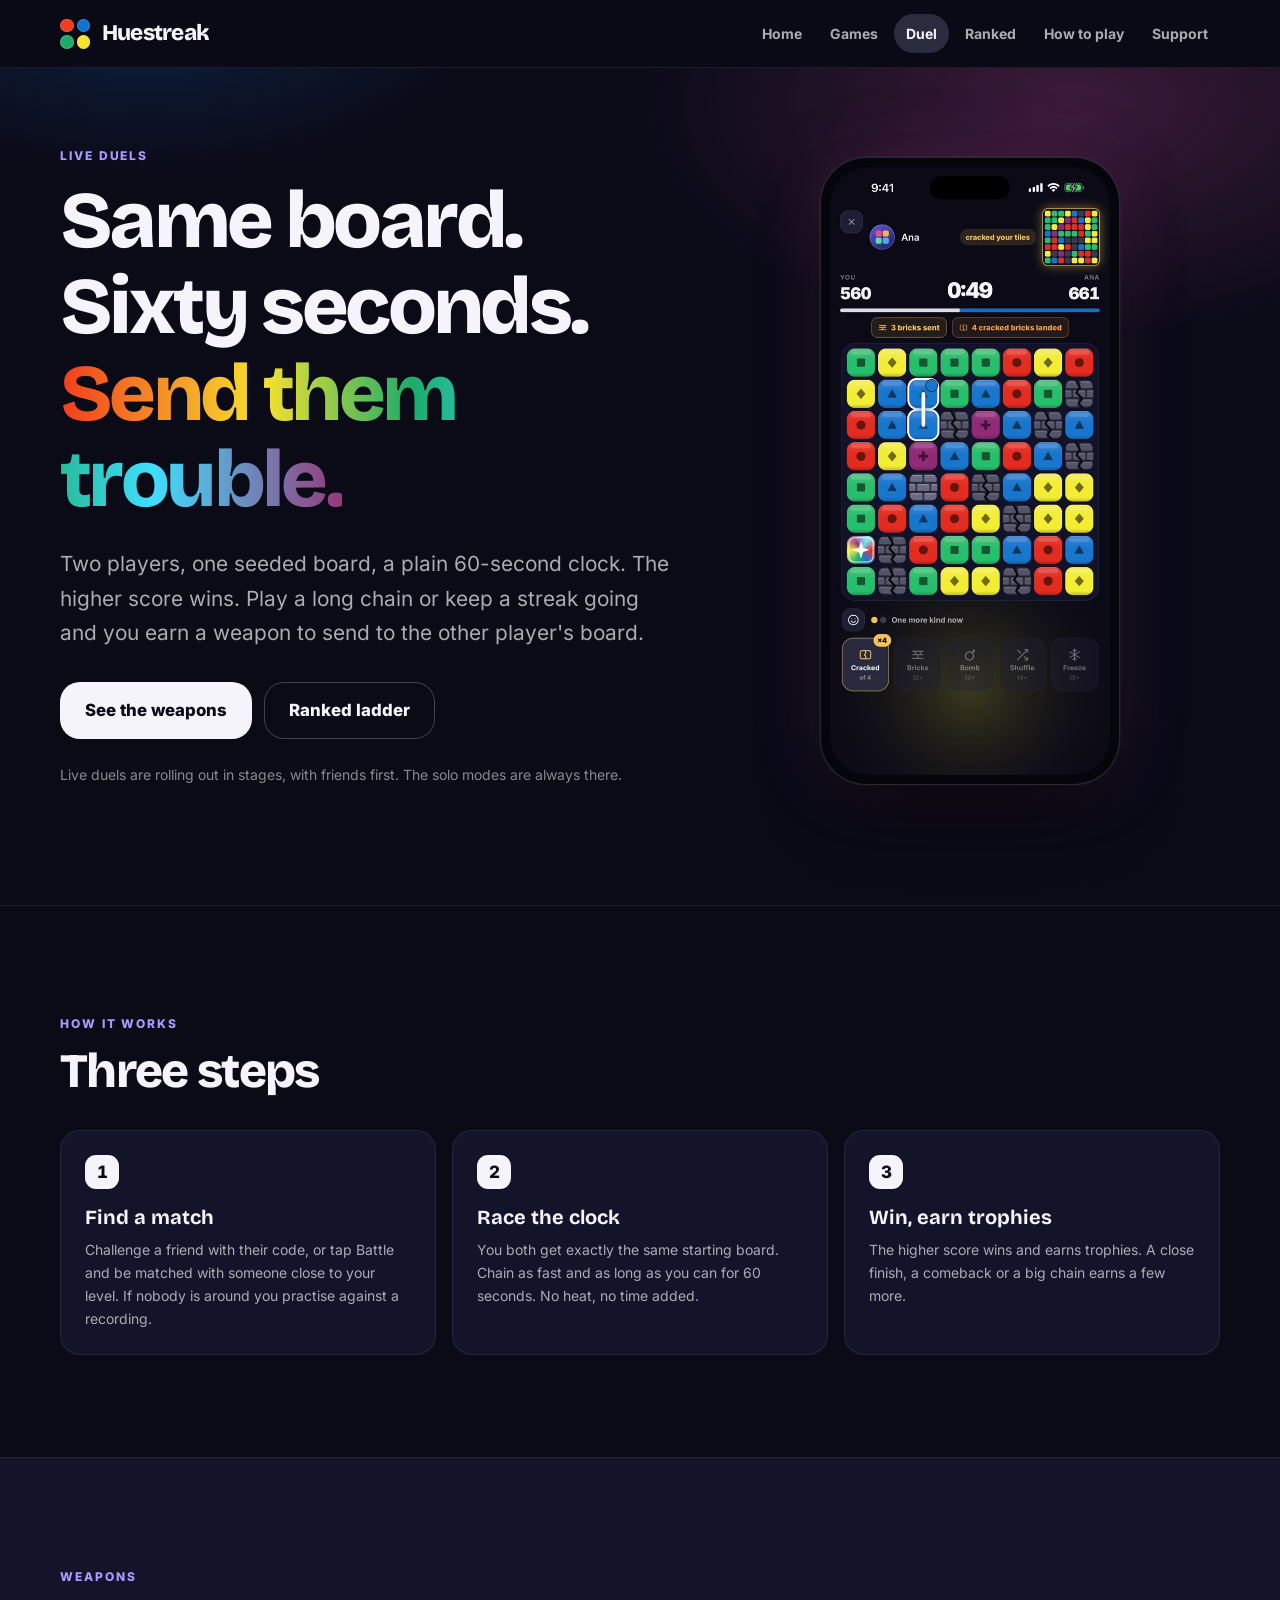
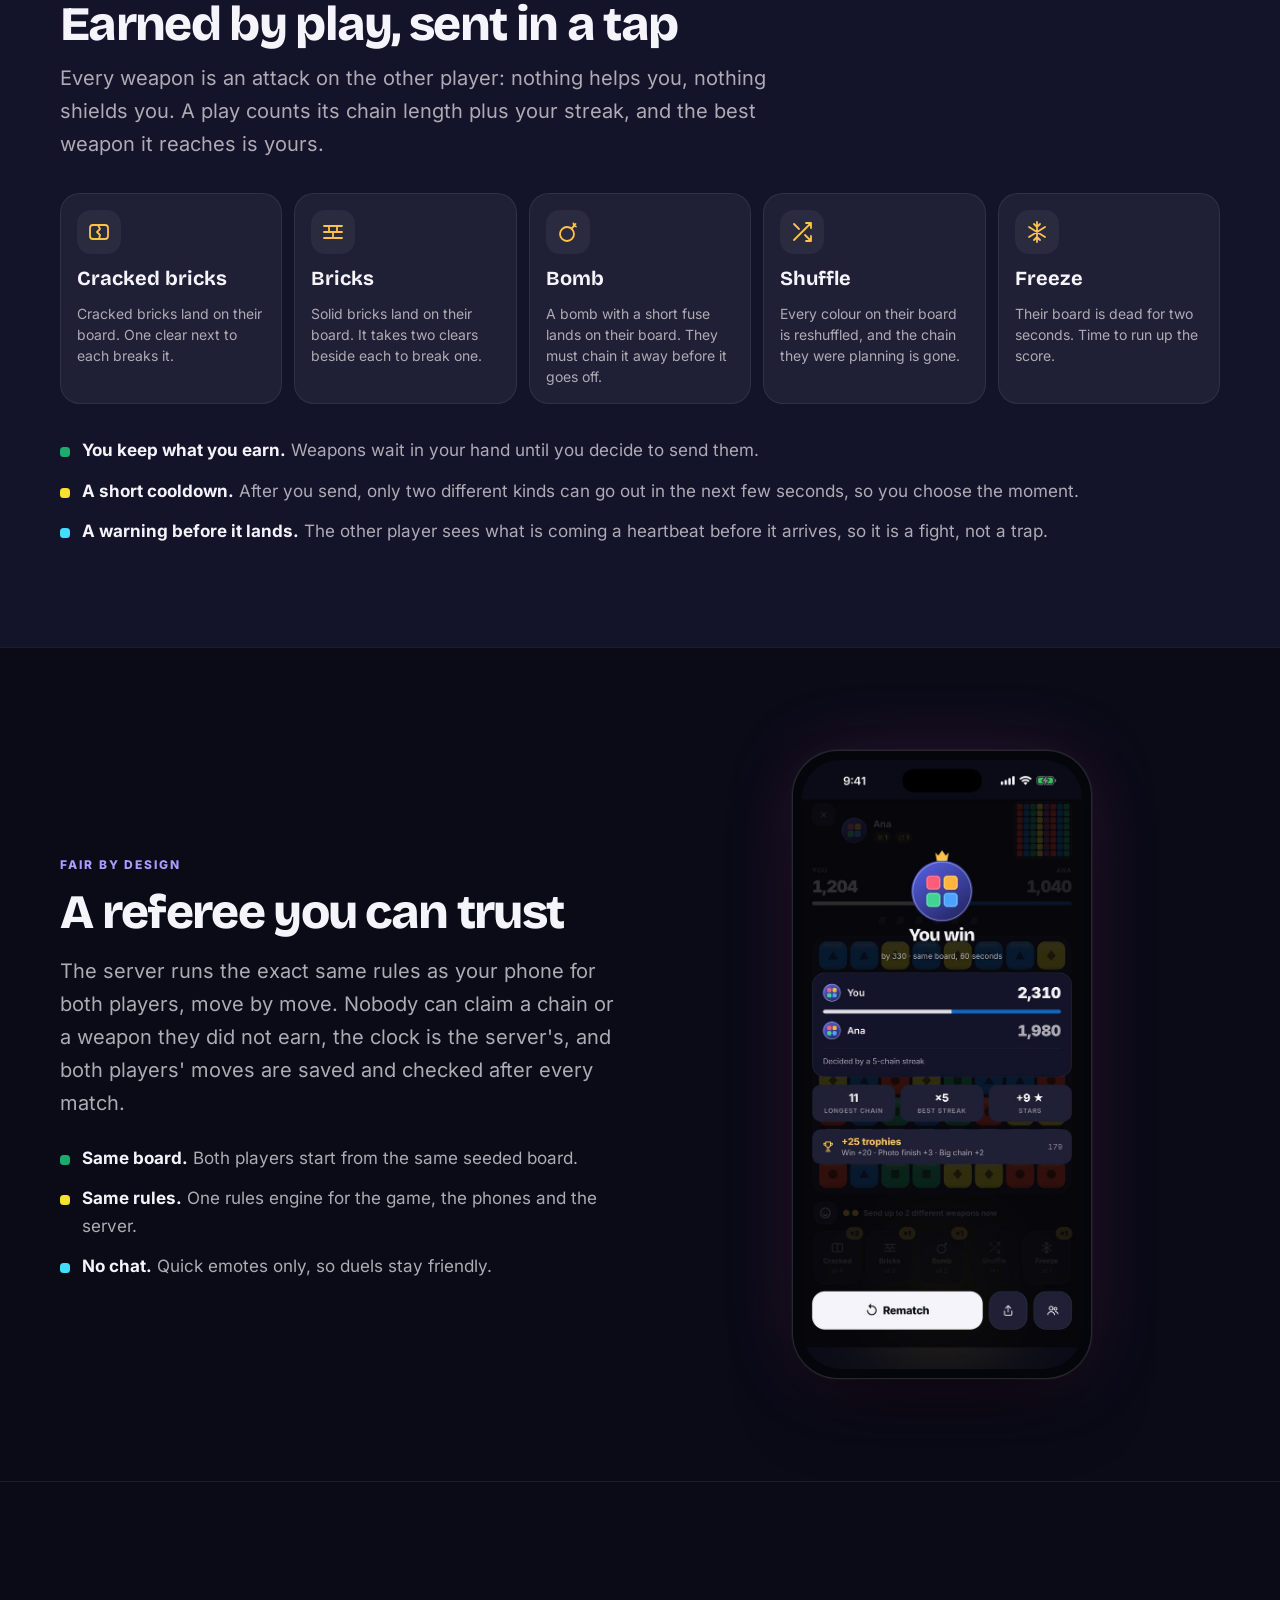
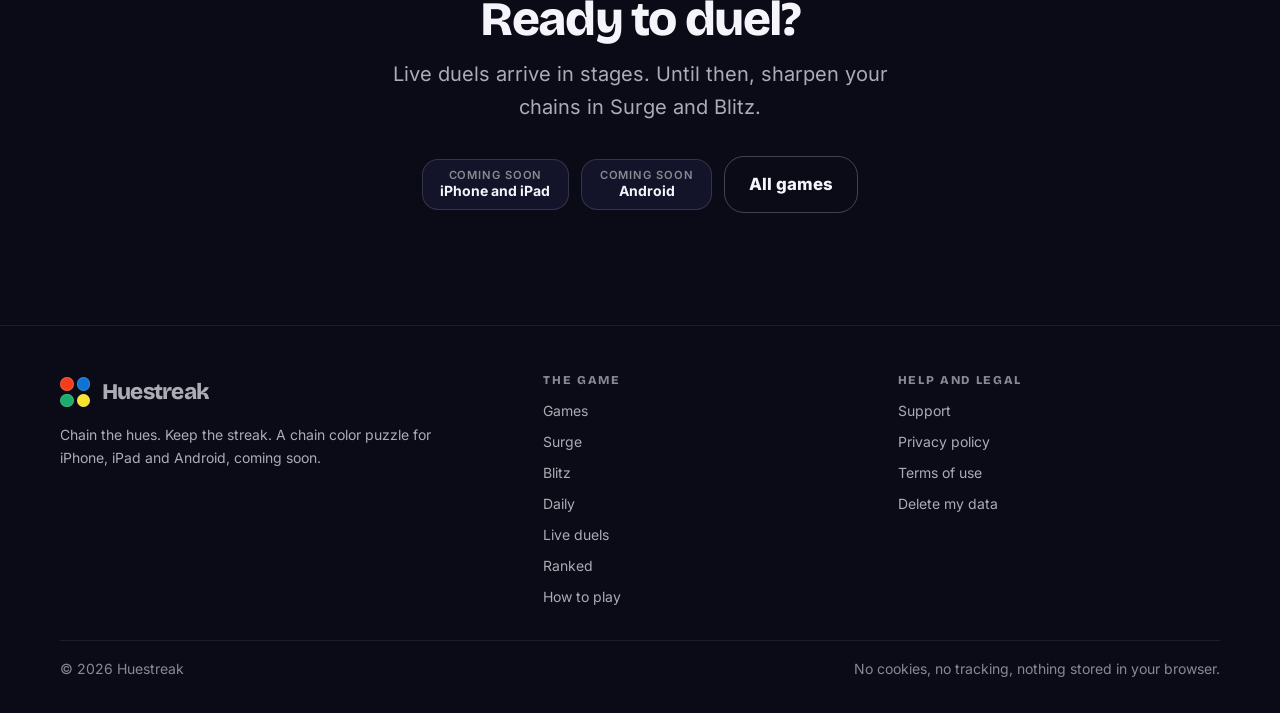
<file: duel.html>
<!doctype html>
<html lang="en" data-theme="classic">
<head>
<meta charset="utf-8">
<meta name="viewport" content="width=device-width, initial-scale=1, viewport-fit=cover">
<title>Live duels · Huestreak</title>
<meta name="description" content="Live duels in Huestreak: race another player on the same board for 60 seconds, earn weapons from long chains and streaks, and send cracked bricks, bricks, bombs, shuffles and freezes to the other board.">
<link rel="canonical" href="https://huestreak.com/duel">
<meta name="theme-color" content="#0b0b18">
<meta property="og:type" content="website">
<meta property="og:site_name" content="Huestreak">
<meta property="og:title" content="Live duels · Huestreak">
<meta property="og:description" content="Live duels in Huestreak: race another player on the same board for 60 seconds, earn weapons from long chains and streaks, and send cracked bricks, bricks, bombs, shuffles and freezes to the other board.">
<meta property="og:url" content="https://huestreak.com/duel">
<meta property="og:image" content="https://huestreak.com/assets/og.png">
<meta name="twitter:card" content="summary_large_image">
<link rel="icon" href="favicon.svg" type="image/svg+xml">
<link rel="preload" href="assets/fonts/inter-latin.woff2" as="font" type="font/woff2" crossorigin>
<link rel="preload" href="assets/fonts/bricolage-latin.woff2" as="font" type="font/woff2" crossorigin>
<link rel="stylesheet" href="assets/css/tokens.css?v=69b6d84f">
<link rel="stylesheet" href="assets/css/themes.css?v=69b6d84f">
<link rel="stylesheet" href="assets/css/site.css?v=69b6d84f">
</head>
<body>
<a class="skip-link" href="#main">Skip to content</a>
<header class="site-header">
  <div class="container">
    <a class="brand" href="index.html" aria-label="Huestreak, home">
      <span class="brand__mark" aria-hidden="true"><i></i><i></i><i></i><i></i></span>
      Huestreak
    </a>
    <nav class="nav" id="nav" aria-label="Main">
      <a href="index.html">Home</a>
      <a href="games.html">Games</a>
      <a href="duel.html" aria-current="page">Duel</a>
      <a href="ranked.html">Ranked</a>
      <a href="gameplay.html">How to play</a>
      <a href="support.html">Support</a>
    </nav>
    <button class="btn btn--ghost btn--icon nav-toggle" type="button" aria-expanded="false" aria-controls="nav" aria-label="Open the menu">
      <svg class="icon" aria-hidden="true"><use href="assets/icons/sprite.svg#i-menu"></use></svg>
    </button>
  </div>
</header>

<main id="main">
<section class="hero"><div class="container hero__grid">
  <div><span class="eyebrow">Live duels</span><h1>Same board. Sixty seconds. <em>Send them trouble.</em></h1>
  <p class="lead">Two players, one seeded board, a plain 60-second clock. The higher score wins. Play a long chain or keep a streak going and you earn a weapon to send to the other player's board.</p>
  <div class="cta-row"><a class="btn" href="#weapons">See the weapons</a><a class="btn btn--ghost" href="ranked.html">Ranked ladder</a></div>
  <p class="fine" style="margin-top: var(--s-5)">Live duels are rolling out in stages, with friends first. The solo modes are always there.</p></div>
  <div class="hero__media"><figure class="phone"><video autoplay muted loop playsinline preload="metadata" poster="assets/media/duel.jpg" width="540" height="1174" aria-label="A live duel: two boards, weapons landing and the score race"><source src="assets/media/duel.mp4" type="video/mp4"></video></figure></div></div></section>

<section class="band"><div class="container">
  <div class="section__head"><span class="eyebrow">How it works</span><h2>Three steps</h2></div>
  <div class="steps">
    <div class="step"><b>Find a match</b><p>Challenge a friend with their code, or tap Battle and be matched with someone close to your level. If nobody is around you practise against a recording.</p></div>
    <div class="step"><b>Race the clock</b><p>You both get exactly the same starting board. Chain as fast and as long as you can for 60 seconds. No heat, no time added.</p></div>
    <div class="step"><b>Win, earn trophies</b><p>The higher score wins and earns trophies. A close finish, a comeback or a big chain earns a few more.</p></div>
  </div>
</div></section>

<section class="band band--alt" id="weapons"><div class="container">
  <div class="section__head"><span class="eyebrow">Weapons</span><h2>Earned by play, sent in a tap</h2><p>Every weapon is an attack on the other player: nothing helps you, nothing shields you. A play counts its chain length plus your streak, and the best weapon it reaches is yours.</p></div>
  <div class="weapons"><div class="weapon"><div class="weapon__icon"><svg viewBox="0 0 24 24" aria-hidden="true"><rect x="3" y="5" width="18" height="14" rx="3"/><path d="M11 5l2 4-3 3 3 3-1 4"/></svg></div><b>Cracked bricks</b><span>Cracked bricks land on their board. One clear next to each breaks it.</span></div><div class="weapon"><div class="weapon__icon"><svg viewBox="0 0 24 24" aria-hidden="true"><path d="M3 6h18M3 12h18M3 18h18M8 6v6M16 6v6M12 12v6"/></svg></div><b>Bricks</b><span>Solid bricks land on their board. It takes two clears beside each to break one.</span></div><div class="weapon"><div class="weapon__icon"><svg viewBox="0 0 24 24" aria-hidden="true"><circle cx="11" cy="14" r="7"/><path d="M15.5 8.5L18 6M18 6l1.5-2M18 6l2 .5M18 6l-.5-2.5"/></svg></div><b>Bomb</b><span>A bomb with a short fuse lands on their board. They must chain it away before it goes off.</span></div><div class="weapon"><div class="weapon__icon"><svg viewBox="0 0 24 24" aria-hidden="true"><path d="M16 3h5v5M4 20L21 3M21 16v5h-5M15 15l6 6M4 4l5 5"/></svg></div><b>Shuffle</b><span>Every colour on their board is reshuffled, and the chain they were planning is gone.</span></div><div class="weapon"><div class="weapon__icon"><svg viewBox="0 0 24 24" aria-hidden="true"><path d="M12 2v20M4 7l16 10M20 7L4 17M9 4l3 3 3-3M9 20l3-3 3 3"/></svg></div><b>Freeze</b><span>Their board is dead for two seconds. Time to run up the score.</span></div></div>
  <ul class="checks" style="margin-top: var(--s-6)"><li><span><b>You keep what you earn.</b> Weapons wait in your hand until you decide to send them.</span></li><li><span><b>A short cooldown.</b> After you send, only two different kinds can go out in the next few seconds, so you choose the moment.</span></li><li><span><b>A warning before it lands.</b> The other player sees what is coming a heartbeat before it arrives, so it is a fight, not a trap.</span></li></ul>
</div></section>

<section class="band"><div class="container split">
  <div><span class="eyebrow">Fair by design</span><h2>A referee you can trust</h2><p>The server runs the exact same rules as your phone for both players, move by move. Nobody can claim a chain or a weapon they did not earn, the clock is the server's, and both players' moves are saved and checked after every match.</p>
  <ul class="checks"><li><span><b>Same board.</b> Both players start from the same seeded board.</span></li><li><span><b>Same rules.</b> One rules engine for the game, the phones and the server.</span></li><li><span><b>No chat.</b> Quick emotes only, so duels stay friendly.</span></li></ul></div>
  <div class="split__media"><figure class="phone"><img src="assets/media/duel-result.jpg" width="600" height="1304" alt="The result screen: scores, longest chain, best streak and the trophies earned" loading="lazy"></figure></div></div></section>

<section class="cta-band"><div class="container"><h2>Ready to duel?</h2><p>Live duels arrive in stages. Until then, sharpen your chains in Surge and Blitz.</p><div class="cta-row"><span class="store-chip"><span><small>Coming soon</small>iPhone and iPad</span></span><span class="store-chip"><span><small>Coming soon</small>Android</span></span><a class="btn btn--ghost" href="games.html">All games</a></div></div></section>
</main>
<footer class="site-footer">
  <div class="container">
    <div class="footer-grid">
      <div>
        <a class="brand" href="index.html" aria-label="Huestreak, home">
          <span class="brand__mark" aria-hidden="true"><i></i><i></i><i></i><i></i></span>
          Huestreak
        </a>
        <p style="margin-top: var(--s-3); max-width: 24rem;">Chain the hues. Keep the streak. A chain color puzzle for iPhone, iPad and Android, coming soon.</p>
      </div>
      <div>
        <h4>The game</h4>
        <ul>
          <li><a href="games.html">Games</a></li>
          <li><a href="surge.html">Surge</a></li>
          <li><a href="blitz.html">Blitz</a></li>
          <li><a href="daily.html">Daily</a></li>
          <li><a href="duel.html">Live duels</a></li>
          <li><a href="ranked.html">Ranked</a></li>
          <li><a href="gameplay.html">How to play</a></li>
        </ul>
      </div>
      <div>
        <h4>Help and legal</h4>
        <ul>
          <li><a href="support.html">Support</a></li>
          <li><a href="privacy.html">Privacy policy</a></li>
          <li><a href="terms.html">Terms of use</a></li>
          <li><a href="delete-account.html">Delete my data</a></li>
        </ul>
      </div>
    </div>
    <div class="footer-legal">
      <span>© 2026 Huestreak</span>
      <span>No cookies, no tracking, nothing stored in your browser.</span>
    </div>
  </div>
</footer>

<script type="module" src="assets/js/site.js?v=69b6d84f"></script>

</body>
</html>
</file>
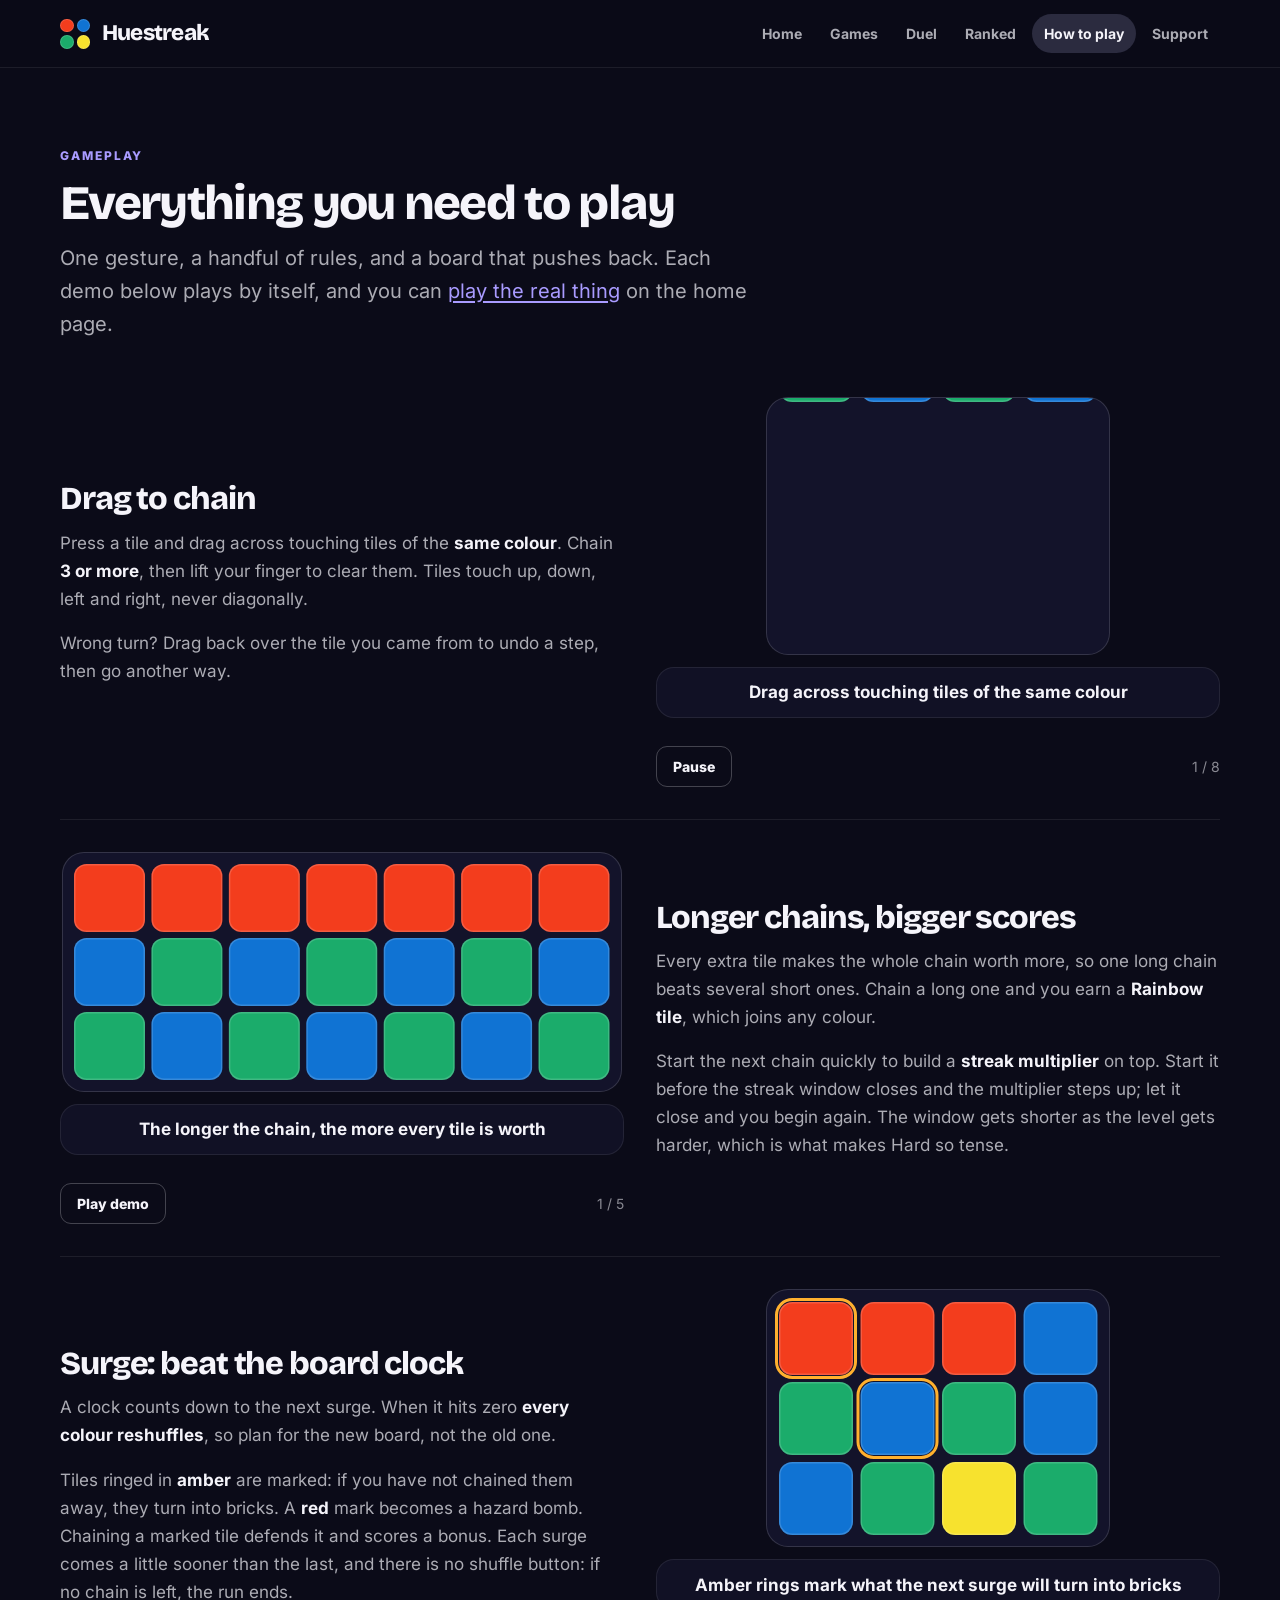
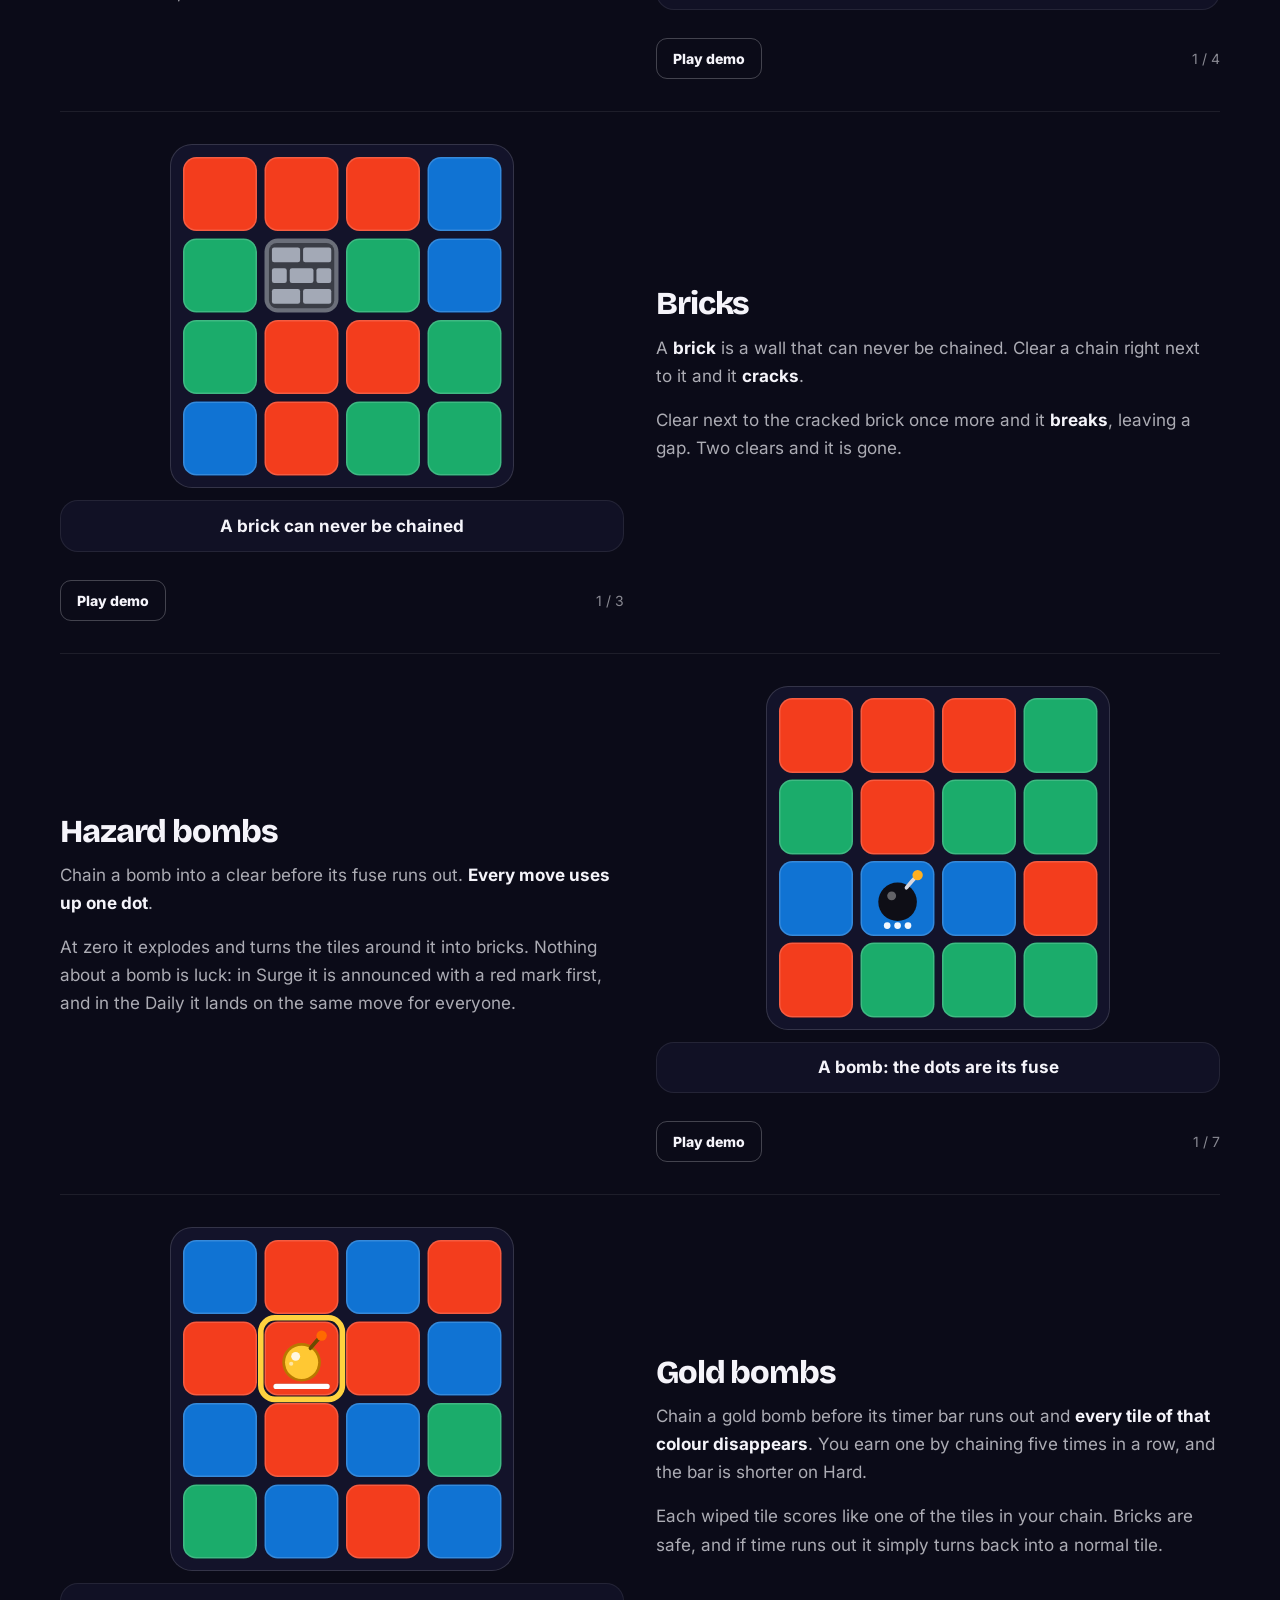
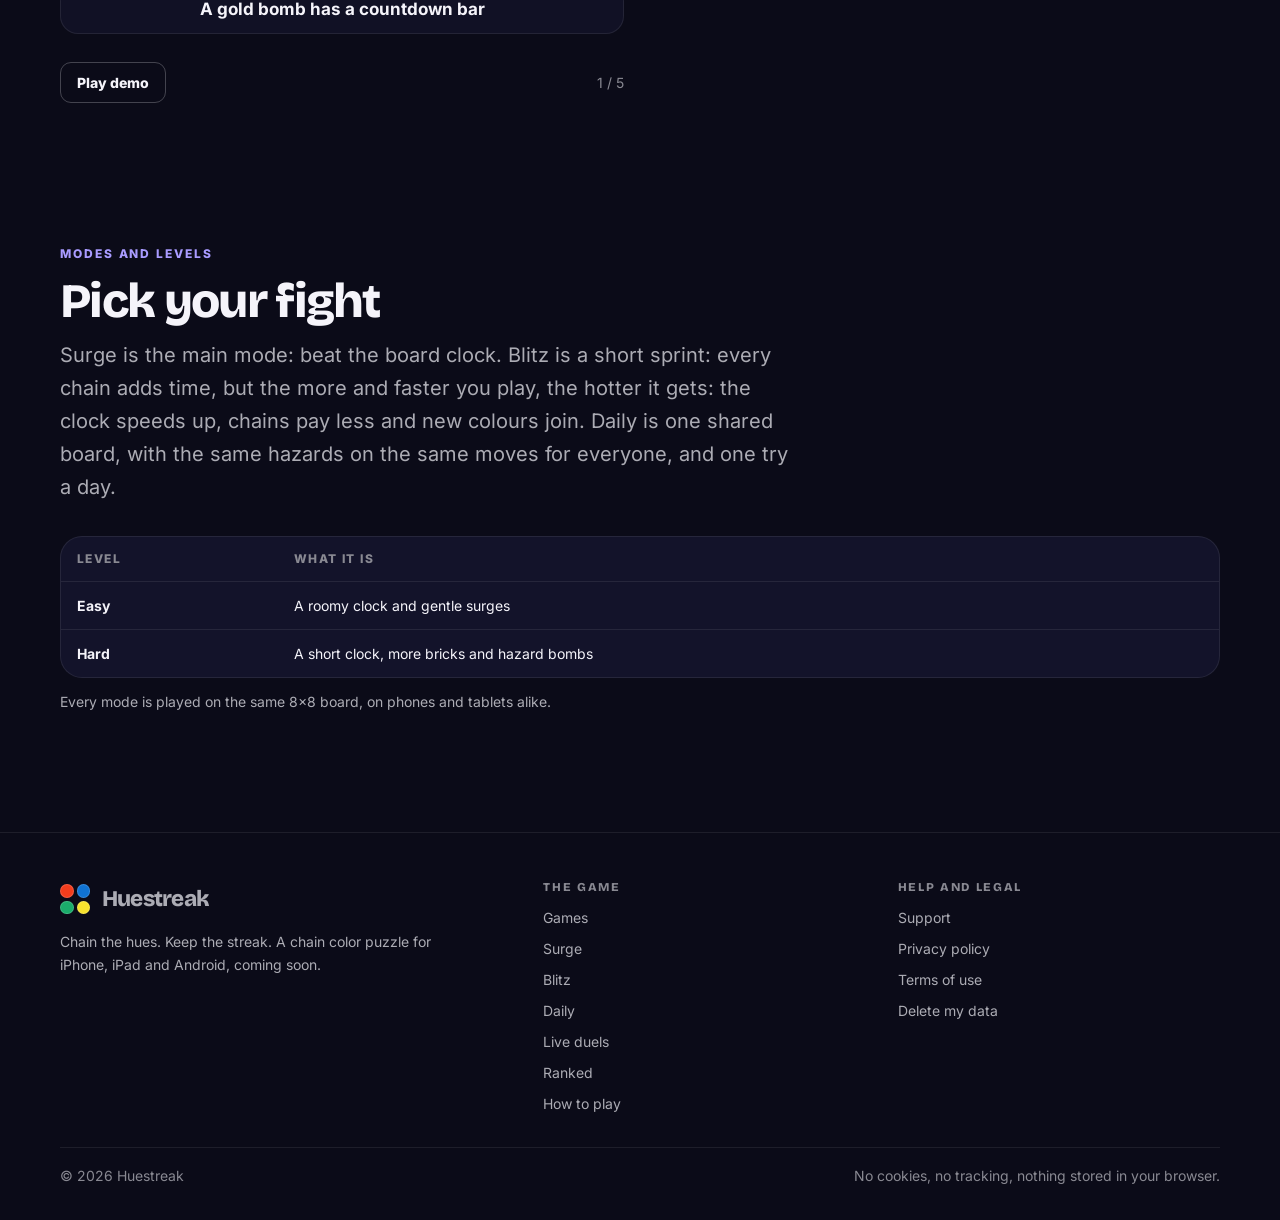
<file: gameplay.html>
<!doctype html>
<html lang="en" data-theme="classic">
<head>
<meta charset="utf-8">
<meta name="viewport" content="width=device-width, initial-scale=1, viewport-fit=cover">
<title>Gameplay · Huestreak</title>
<meta name="description" content="How Huestreak plays: chains, scoring and streaks, Surge, bricks, hazard bombs, gold bombs, modes and levels, each with an animated demo.">
<link rel="canonical" href="https://huestreak.com/gameplay">
<meta name="theme-color" content="#0b0b18">
<meta property="og:type" content="website">
<meta property="og:site_name" content="Huestreak">
<meta property="og:title" content="Gameplay · Huestreak">
<meta property="og:description" content="How Huestreak plays: chains, scoring and streaks, Surge, bricks, hazard bombs, gold bombs, modes and levels, each with an animated demo.">
<meta property="og:url" content="https://huestreak.com/gameplay">
<meta property="og:image" content="https://huestreak.com/assets/og.png">
<meta name="twitter:card" content="summary_large_image">
<link rel="icon" href="favicon.svg" type="image/svg+xml">
<link rel="preload" href="assets/fonts/inter-latin.woff2" as="font" type="font/woff2" crossorigin>
<link rel="preload" href="assets/fonts/bricolage-latin.woff2" as="font" type="font/woff2" crossorigin>
<link rel="stylesheet" href="assets/css/tokens.css?v=69b6d84f">
<link rel="stylesheet" href="assets/css/themes.css?v=69b6d84f">
<link rel="stylesheet" href="assets/css/site.css?v=69b6d84f">
</head>
<body>
<a class="skip-link" href="#main">Skip to content</a>
<header class="site-header">
  <div class="container">
    <a class="brand" href="index.html" aria-label="Huestreak, home">
      <span class="brand__mark" aria-hidden="true"><i></i><i></i><i></i><i></i></span>
      Huestreak
    </a>
    <nav class="nav" id="nav" aria-label="Main">
      <a href="index.html">Home</a>
      <a href="games.html">Games</a>
      <a href="duel.html">Duel</a>
      <a href="ranked.html">Ranked</a>
      <a href="gameplay.html" aria-current="page">How to play</a>
      <a href="support.html">Support</a>
    </nav>
    <button class="btn btn--ghost btn--icon nav-toggle" type="button" aria-expanded="false" aria-controls="nav" aria-label="Open the menu">
      <svg class="icon" aria-hidden="true"><use href="assets/icons/sprite.svg#i-menu"></use></svg>
    </button>
  </div>
</header>

<main id="main">
<div class="container">
  <div class="page-head">
    <span class="eyebrow">Gameplay</span>
    <h1>Everything you need to play</h1>
    <p>One gesture, a handful of rules, and a board that pushes back. Each demo below plays by itself, and you can <a href="index.html">play the real thing</a> on the home page.</p>
  </div>

  <section class="guide" id="chain">
    <div class="guide__text">
      <h3>Drag to chain</h3>
      <p>Press a tile and drag across touching tiles of the <strong>same colour</strong>. Chain <strong>3 or more</strong>, then lift your finger to clear them. Tiles touch up, down, left and right, never diagonally.</p>
      <p>Wrong turn? Drag back over the tile you came from to undo a step, then go another way.</p>
    </div>
    <div data-demo="chain"></div>
  </section>

  <section class="guide" id="score">
    <div class="guide__text">
      <h3>Longer chains, bigger scores</h3>
      <p>Every extra tile makes the whole chain worth more, so one long chain beats several short ones. Chain a long one and you earn a <strong>Rainbow tile</strong>, which joins any colour.</p>
      <p>Start the next chain quickly to build a <strong>streak multiplier</strong> on top. Start it before the streak window closes and the multiplier steps up; let it close and you begin again. The window gets shorter as the level gets harder, which is what makes Hard so tense.</p>
    </div>
    <div data-demo="score"></div>
  </section>

  <section class="guide" id="surge">
    <div class="guide__text">
      <h3>Surge: beat the board clock</h3>
      <p>A clock counts down to the next surge. When it hits zero <strong>every colour reshuffles</strong>, so plan for the new board, not the old one.</p>
      <p>Tiles ringed in <strong>amber</strong> are marked: if you have not chained them away, they turn into bricks. A <strong>red</strong> mark becomes a hazard bomb. Chaining a marked tile defends it and scores a bonus. Each surge comes a little sooner than the last, and there is no shuffle button: if no chain is left, the run ends.</p>
    </div>
    <div data-demo="surge"></div>
  </section>

  <section class="guide" id="bricks">
    <div class="guide__text">
      <h3>Bricks</h3>
      <p>A <strong>brick</strong> is a wall that can never be chained. Clear a chain right next to it and it <strong>cracks</strong>.</p>
      <p>Clear next to the cracked brick once more and it <strong>breaks</strong>, leaving a gap. Two clears and it is gone.</p>
    </div>
    <div data-demo="bricks"></div>
  </section>

  <section class="guide" id="hazard">
    <div class="guide__text">
      <h3>Hazard bombs</h3>
      <p>Chain a bomb into a clear before its fuse runs out. <strong>Every move uses up one dot</strong>.</p>
      <p>At zero it explodes and turns the tiles around it into bricks. Nothing about a bomb is luck: in Surge it is announced with a red mark first, and in the Daily it lands on the same move for everyone.</p>
    </div>
    <div data-demo="hazard"></div>
  </section>

  <section class="guide" id="gold">
    <div class="guide__text">
      <h3>Gold bombs</h3>
      <p>Chain a gold bomb before its timer bar runs out and <strong>every tile of that colour disappears</strong>. You earn one by chaining five times in a row, and the bar is shorter on Hard.</p>
      <p>Each wiped tile scores like one of the tiles in your chain. Bricks are safe, and if time runs out it simply turns back into a normal tile.</p>
    </div>
    <div data-demo="gold"></div>
  </section>

  <section class="section" id="modes">
    <div class="section__head">
      <span class="eyebrow">Modes and levels</span>
      <h2>Pick your fight</h2>
      <p>Surge is the main mode: beat the board clock. Blitz is a short sprint: every chain adds time, but the more and faster you play, the hotter it gets: the clock speeds up, chains pay less and new colours join. Daily is one shared board, with the same hazards on the same moves for everyone, and one try a day.</p>
    </div>
    <div class="table-wrap">
      <table>
        <thead><tr><th>Level</th><th>What it is</th></tr></thead>
        <tbody>
          <tr><td><strong>Easy</strong></td><td>A roomy clock and gentle surges</td></tr>
          <tr><td><strong>Hard</strong></td><td>A short clock, more bricks and hazard bombs</td></tr>
        </tbody>
      </table>
    </div>
    <p class="muted" style="margin-top: var(--s-3); font-size: var(--fs-sm)">Every mode is played on the same 8×8 board, on phones and tablets alike.</p>
  </section>
</div>
</main>
<footer class="site-footer">
  <div class="container">
    <div class="footer-grid">
      <div>
        <a class="brand" href="index.html" aria-label="Huestreak, home">
          <span class="brand__mark" aria-hidden="true"><i></i><i></i><i></i><i></i></span>
          Huestreak
        </a>
        <p style="margin-top: var(--s-3); max-width: 24rem;">Chain the hues. Keep the streak. A chain color puzzle for iPhone, iPad and Android, coming soon.</p>
      </div>
      <div>
        <h4>The game</h4>
        <ul>
          <li><a href="games.html">Games</a></li>
          <li><a href="surge.html">Surge</a></li>
          <li><a href="blitz.html">Blitz</a></li>
          <li><a href="daily.html">Daily</a></li>
          <li><a href="duel.html">Live duels</a></li>
          <li><a href="ranked.html">Ranked</a></li>
          <li><a href="gameplay.html">How to play</a></li>
        </ul>
      </div>
      <div>
        <h4>Help and legal</h4>
        <ul>
          <li><a href="support.html">Support</a></li>
          <li><a href="privacy.html">Privacy policy</a></li>
          <li><a href="terms.html">Terms of use</a></li>
          <li><a href="delete-account.html">Delete my data</a></li>
        </ul>
      </div>
    </div>
    <div class="footer-legal">
      <span>© 2026 Huestreak</span>
      <span>No cookies, no tracking, nothing stored in your browser.</span>
    </div>
  </div>
</footer>

<script type="module" src="assets/js/site.js?v=69b6d84f"></script>
<script type="module" src="assets/js/page.js?v=69b6d84f"></script>
</body>
</html>
</file>
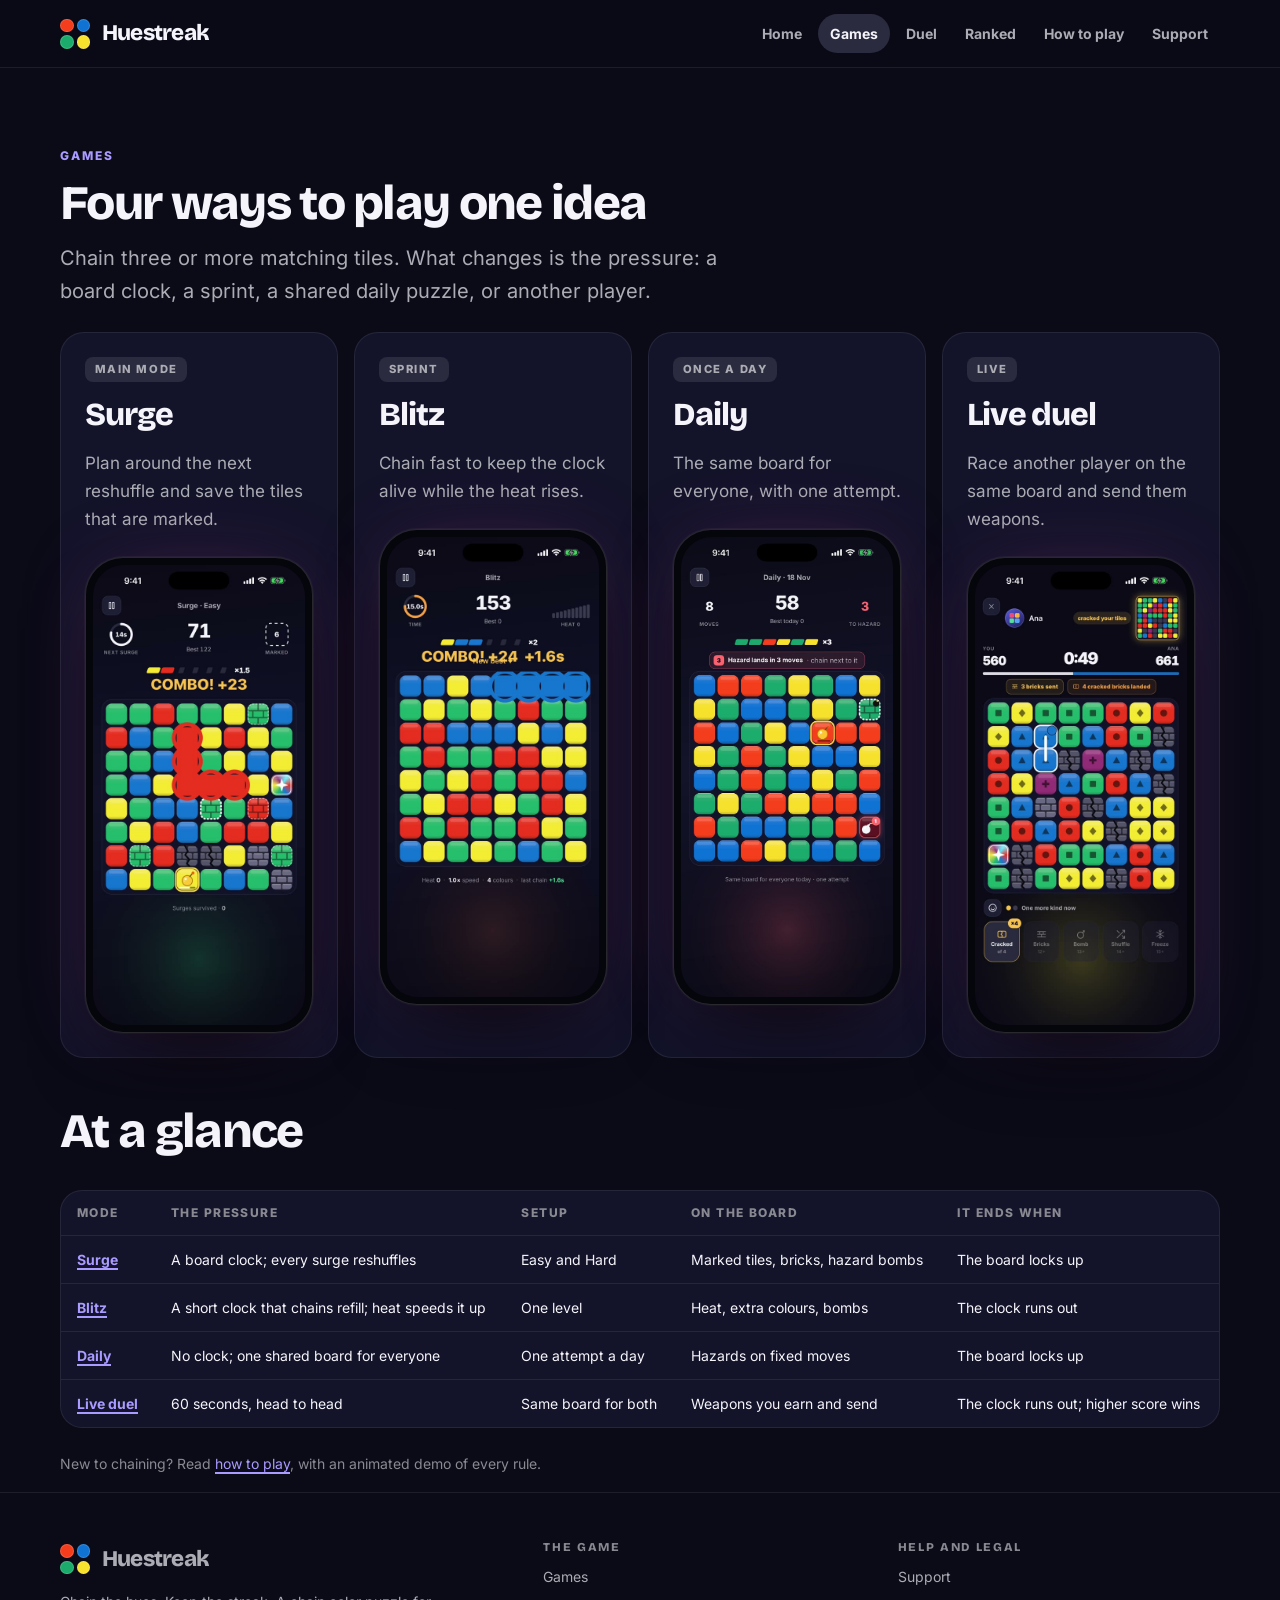
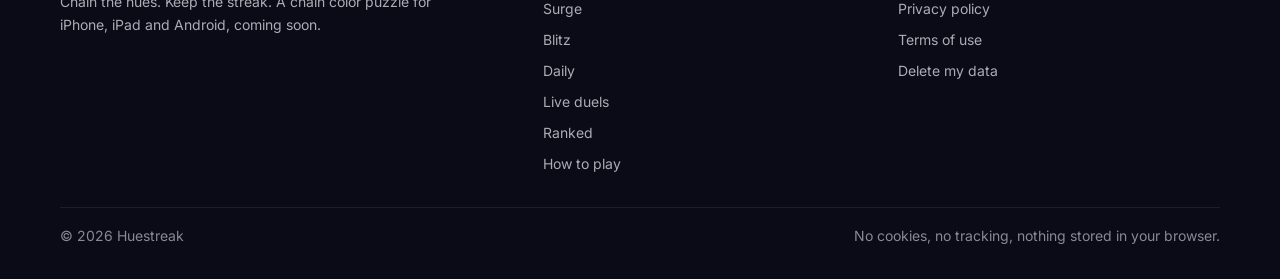
<file: games.html>
<!doctype html>
<html lang="en" data-theme="classic">
<head>
<meta charset="utf-8">
<meta name="viewport" content="width=device-width, initial-scale=1, viewport-fit=cover">
<title>Games · Huestreak</title>
<meta name="description" content="Surge, Blitz, the Daily and live duels: the four ways to play Huestreak, what each one asks of you and how a game ends.">
<link rel="canonical" href="https://huestreak.com/games">
<meta name="theme-color" content="#0b0b18">
<meta property="og:type" content="website">
<meta property="og:site_name" content="Huestreak">
<meta property="og:title" content="Games · Huestreak">
<meta property="og:description" content="Surge, Blitz, the Daily and live duels: the four ways to play Huestreak, what each one asks of you and how a game ends.">
<meta property="og:url" content="https://huestreak.com/games">
<meta property="og:image" content="https://huestreak.com/assets/og.png">
<meta name="twitter:card" content="summary_large_image">
<link rel="icon" href="favicon.svg" type="image/svg+xml">
<link rel="preload" href="assets/fonts/inter-latin.woff2" as="font" type="font/woff2" crossorigin>
<link rel="preload" href="assets/fonts/bricolage-latin.woff2" as="font" type="font/woff2" crossorigin>
<link rel="stylesheet" href="assets/css/tokens.css?v=69b6d84f">
<link rel="stylesheet" href="assets/css/themes.css?v=69b6d84f">
<link rel="stylesheet" href="assets/css/site.css?v=69b6d84f">
</head>
<body>
<a class="skip-link" href="#main">Skip to content</a>
<header class="site-header">
  <div class="container">
    <a class="brand" href="index.html" aria-label="Huestreak, home">
      <span class="brand__mark" aria-hidden="true"><i></i><i></i><i></i><i></i></span>
      Huestreak
    </a>
    <nav class="nav" id="nav" aria-label="Main">
      <a href="index.html">Home</a>
      <a href="games.html" aria-current="page">Games</a>
      <a href="duel.html">Duel</a>
      <a href="ranked.html">Ranked</a>
      <a href="gameplay.html">How to play</a>
      <a href="support.html">Support</a>
    </nav>
    <button class="btn btn--ghost btn--icon nav-toggle" type="button" aria-expanded="false" aria-controls="nav" aria-label="Open the menu">
      <svg class="icon" aria-hidden="true"><use href="assets/icons/sprite.svg#i-menu"></use></svg>
    </button>
  </div>
</header>

<main id="main">
<div class="container">
  <div class="page-head"><span class="eyebrow">Games</span><h1>Four ways to play one idea</h1><p>Chain three or more matching tiles. What changes is the pressure: a board clock, a sprint, a shared daily puzzle, or another player.</p></div>
  <div class="grid" style="margin-bottom: var(--s-7)">
    <a class="mode-card" href="surge.html"><span class="tag">Main mode</span><h3>Surge</h3><p>Plan around the next reshuffle and save the tiles that are marked.</p><figure class="phone phone--sm"><video autoplay muted loop playsinline preload="metadata" poster="assets/media/surge.jpg" width="540" height="1174" aria-label="The Surge mode in action"><source src="assets/media/surge.mp4" type="video/mp4"></video></figure></a>
    <a class="mode-card" href="blitz.html"><span class="tag">Sprint</span><h3>Blitz</h3><p>Chain fast to keep the clock alive while the heat rises.</p><figure class="phone phone--sm"><video autoplay muted loop playsinline preload="metadata" poster="assets/media/blitz.jpg" width="540" height="1174" aria-label="The Blitz mode in action"><source src="assets/media/blitz.mp4" type="video/mp4"></video></figure></a>
    <a class="mode-card" href="daily.html"><span class="tag">Once a day</span><h3>Daily</h3><p>The same board for everyone, with one attempt.</p><figure class="phone phone--sm"><img src="assets/media/daily-board.jpg" width="600" height="1304" alt="The Daily board" loading="lazy"></figure></a>
    <a class="mode-card" href="duel.html"><span class="tag">Live</span><h3>Live duel</h3><p>Race another player on the same board and send them weapons.</p><figure class="phone phone--sm"><video autoplay muted loop playsinline preload="metadata" poster="assets/media/duel.jpg" width="540" height="1174" aria-label="A live duel"><source src="assets/media/duel.mp4" type="video/mp4"></video></figure></a>
  </div>
  <div class="section__head"><h2>At a glance</h2></div>
  <div class="table-wrap"><table><thead><tr><th>Mode</th><th>The pressure</th><th>Setup</th><th>On the board</th><th>It ends when</th></tr></thead><tbody><tr><td><a href="surge.html"><b>Surge</b></a></td><td>A board clock; every surge reshuffles</td><td>Easy and Hard</td><td>Marked tiles, bricks, hazard bombs</td><td>The board locks up</td></tr><tr><td><a href="blitz.html"><b>Blitz</b></a></td><td>A short clock that chains refill; heat speeds it up</td><td>One level</td><td>Heat, extra colours, bombs</td><td>The clock runs out</td></tr><tr><td><a href="daily.html"><b>Daily</b></a></td><td>No clock; one shared board for everyone</td><td>One attempt a day</td><td>Hazards on fixed moves</td><td>The board locks up</td></tr><tr><td><a href="duel.html"><b>Live duel</b></a></td><td>60 seconds, head to head</td><td>Same board for both</td><td>Weapons you earn and send</td><td>The clock runs out; higher score wins</td></tr></tbody></table></div>
  <p class="fine" style="margin-top: var(--s-5)">New to chaining? Read <a href="gameplay.html">how to play</a>, with an animated demo of every rule.</p>
</div>
</main>
<footer class="site-footer">
  <div class="container">
    <div class="footer-grid">
      <div>
        <a class="brand" href="index.html" aria-label="Huestreak, home">
          <span class="brand__mark" aria-hidden="true"><i></i><i></i><i></i><i></i></span>
          Huestreak
        </a>
        <p style="margin-top: var(--s-3); max-width: 24rem;">Chain the hues. Keep the streak. A chain color puzzle for iPhone, iPad and Android, coming soon.</p>
      </div>
      <div>
        <h4>The game</h4>
        <ul>
          <li><a href="games.html">Games</a></li>
          <li><a href="surge.html">Surge</a></li>
          <li><a href="blitz.html">Blitz</a></li>
          <li><a href="daily.html">Daily</a></li>
          <li><a href="duel.html">Live duels</a></li>
          <li><a href="ranked.html">Ranked</a></li>
          <li><a href="gameplay.html">How to play</a></li>
        </ul>
      </div>
      <div>
        <h4>Help and legal</h4>
        <ul>
          <li><a href="support.html">Support</a></li>
          <li><a href="privacy.html">Privacy policy</a></li>
          <li><a href="terms.html">Terms of use</a></li>
          <li><a href="delete-account.html">Delete my data</a></li>
        </ul>
      </div>
    </div>
    <div class="footer-legal">
      <span>© 2026 Huestreak</span>
      <span>No cookies, no tracking, nothing stored in your browser.</span>
    </div>
  </div>
</footer>

<script type="module" src="assets/js/site.js?v=69b6d84f"></script>

</body>
</html>
</file>
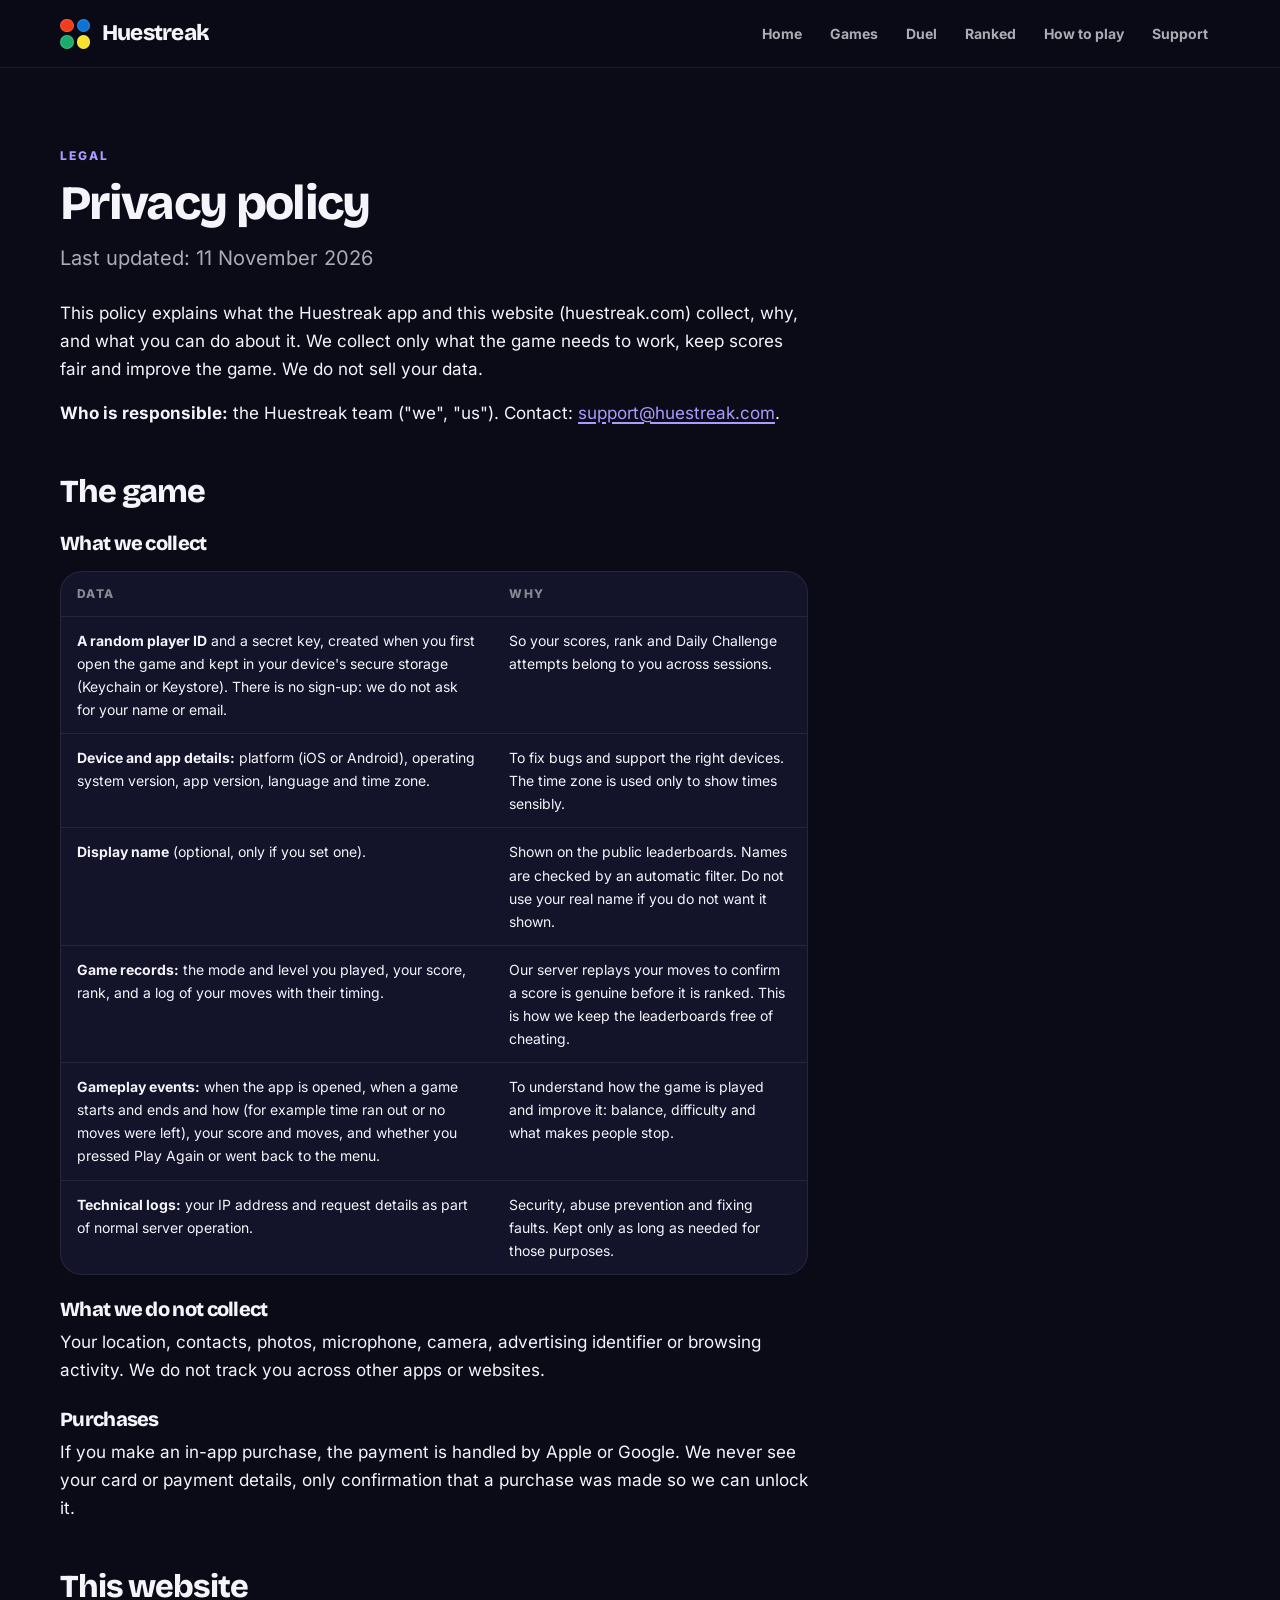
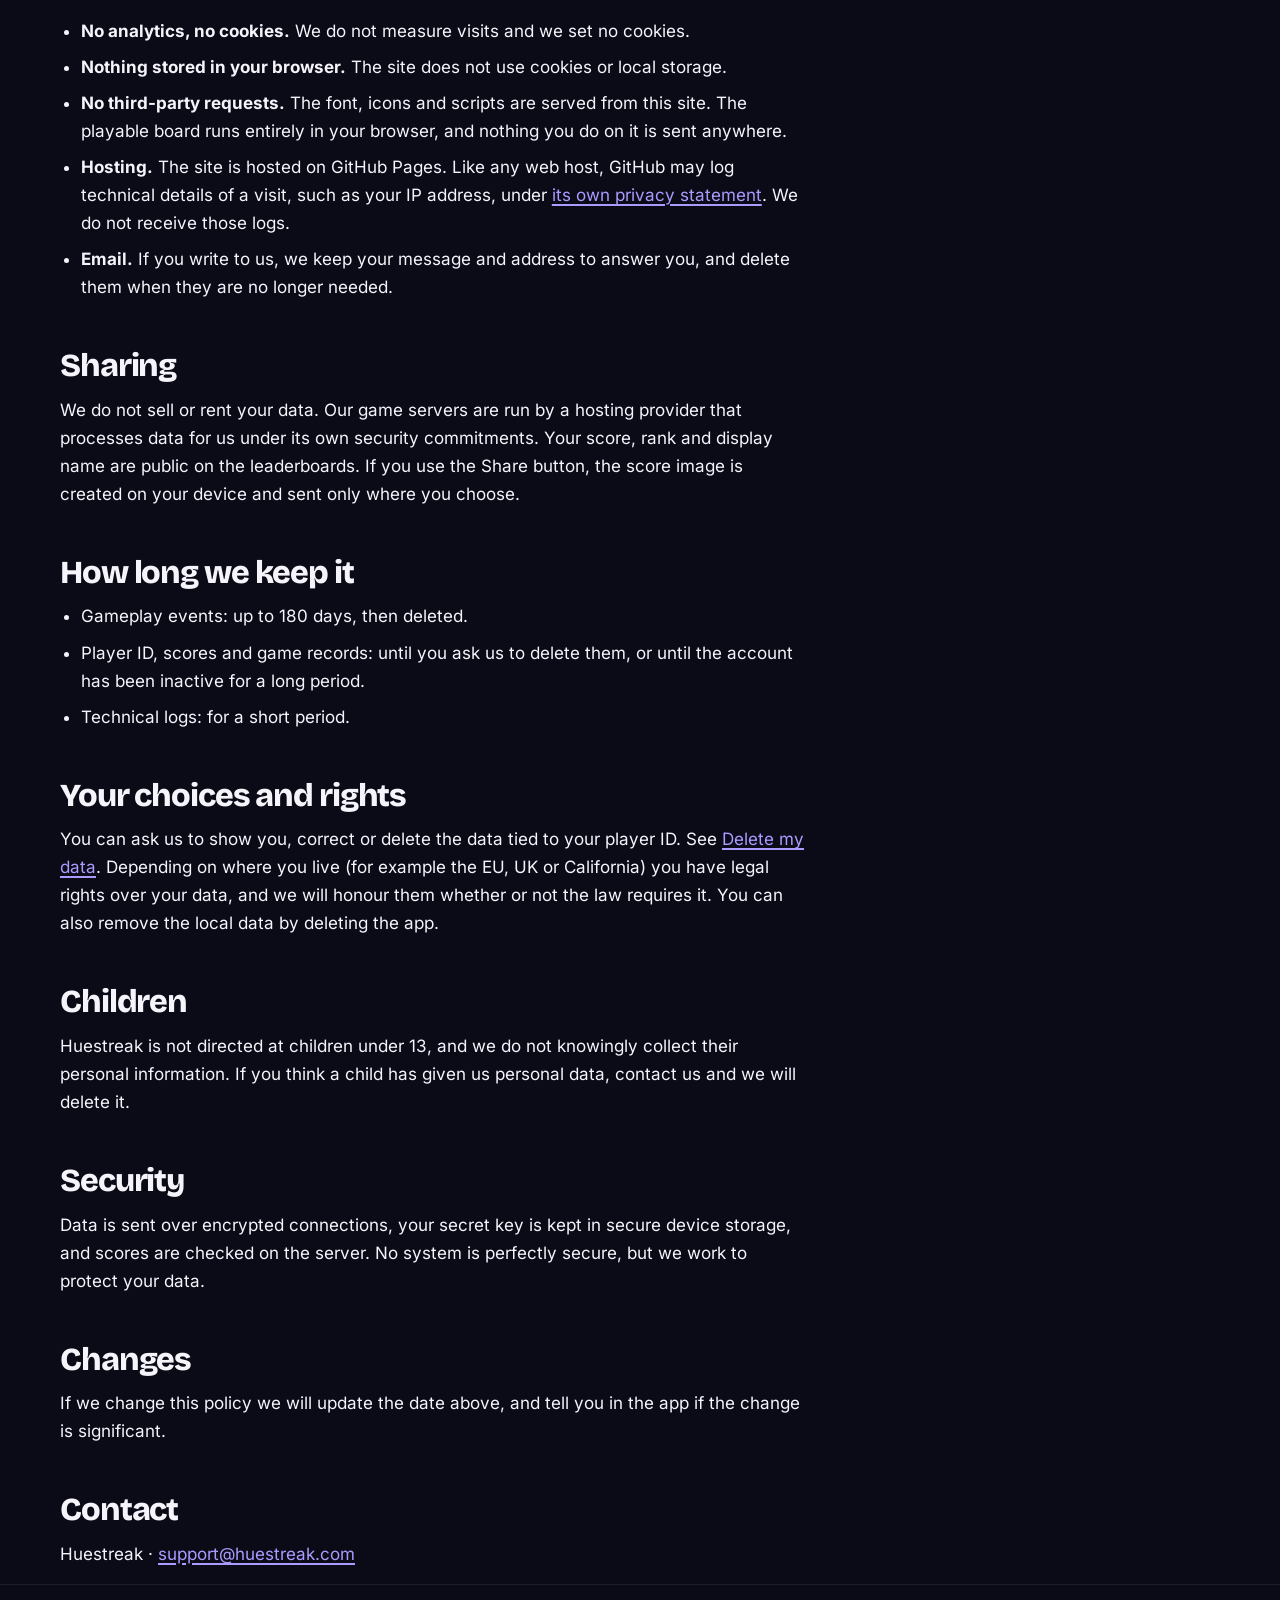
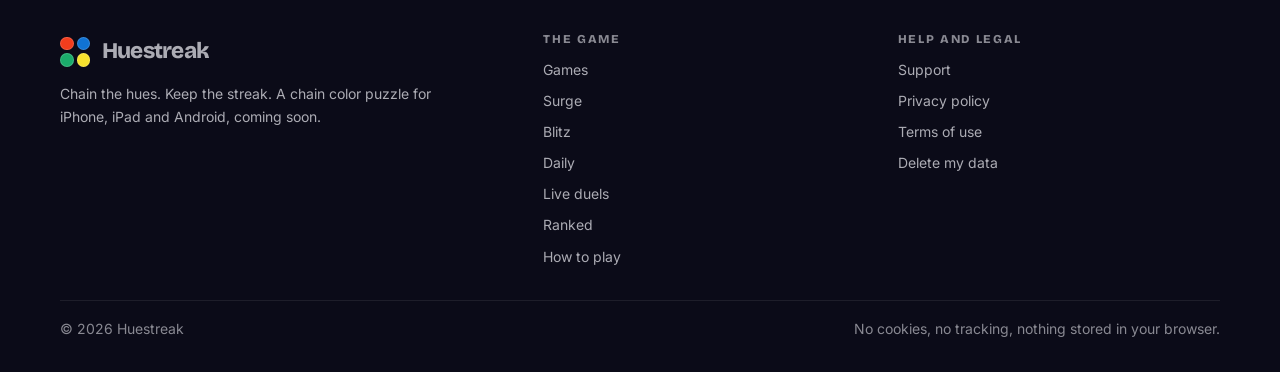
<file: privacy.html>
<!doctype html>
<html lang="en" data-theme="classic">
<head>
<meta charset="utf-8">
<meta name="viewport" content="width=device-width, initial-scale=1, viewport-fit=cover">
<title>Privacy policy · Huestreak</title>
<meta name="description" content="What Huestreak and huestreak.com collect, why, how long we keep it, and what you can do about it. No tracking and no sale of data.">
<link rel="canonical" href="https://huestreak.com/privacy">
<meta name="theme-color" content="#0b0b18">
<meta property="og:type" content="website">
<meta property="og:site_name" content="Huestreak">
<meta property="og:title" content="Privacy policy · Huestreak">
<meta property="og:description" content="What Huestreak and huestreak.com collect, why, how long we keep it, and what you can do about it. No tracking and no sale of data.">
<meta property="og:url" content="https://huestreak.com/privacy">
<meta property="og:image" content="https://huestreak.com/assets/og.png">
<meta name="twitter:card" content="summary_large_image">
<link rel="icon" href="favicon.svg" type="image/svg+xml">
<link rel="preload" href="assets/fonts/inter-latin.woff2" as="font" type="font/woff2" crossorigin>
<link rel="preload" href="assets/fonts/bricolage-latin.woff2" as="font" type="font/woff2" crossorigin>
<link rel="stylesheet" href="assets/css/tokens.css?v=69b6d84f">
<link rel="stylesheet" href="assets/css/themes.css?v=69b6d84f">
<link rel="stylesheet" href="assets/css/site.css?v=69b6d84f">
</head>
<body>
<a class="skip-link" href="#main">Skip to content</a>
<header class="site-header">
  <div class="container">
    <a class="brand" href="index.html" aria-label="Huestreak, home">
      <span class="brand__mark" aria-hidden="true"><i></i><i></i><i></i><i></i></span>
      Huestreak
    </a>
    <nav class="nav" id="nav" aria-label="Main">
      <a href="index.html">Home</a>
      <a href="games.html">Games</a>
      <a href="duel.html">Duel</a>
      <a href="ranked.html">Ranked</a>
      <a href="gameplay.html">How to play</a>
      <a href="support.html">Support</a>
    </nav>
    <button class="btn btn--ghost btn--icon nav-toggle" type="button" aria-expanded="false" aria-controls="nav" aria-label="Open the menu">
      <svg class="icon" aria-hidden="true"><use href="assets/icons/sprite.svg#i-menu"></use></svg>
    </button>
  </div>
</header>

<main id="main">
<div class="container">
  <div class="page-head">
    <span class="eyebrow">Legal</span>
    <h1>Privacy policy</h1>
    <p>Last updated: 11 November 2026</p>
  </div>
  <div class="prose">
    <p>This policy explains what the Huestreak app and this website (huestreak.com) collect, why, and what you can do about it. We collect only what the game needs to work, keep scores fair and improve the game. We do not sell your data.</p>
    <p><strong>Who is responsible:</strong> the Huestreak team ("we", "us"). Contact: <a href="mailto:support@huestreak.com">support@huestreak.com</a>.</p>

    <h2>The game</h2>
    <h3>What we collect</h3>
    <div class="table-wrap">
      <table>
        <thead><tr><th>Data</th><th>Why</th></tr></thead>
        <tbody>
          <tr><td><strong>A random player ID</strong> and a secret key, created when you first open the game and kept in your device's secure storage (Keychain or Keystore). There is no sign-up: we do not ask for your name or email.</td><td>So your scores, rank and Daily Challenge attempts belong to you across sessions.</td></tr>
          <tr><td><strong>Device and app details:</strong> platform (iOS or Android), operating system version, app version, language and time zone.</td><td>To fix bugs and support the right devices. The time zone is used only to show times sensibly.</td></tr>
          <tr><td><strong>Display name</strong> (optional, only if you set one).</td><td>Shown on the public leaderboards. Names are checked by an automatic filter. Do not use your real name if you do not want it shown.</td></tr>
          <tr><td><strong>Game records:</strong> the mode and level you played, your score, rank, and a log of your moves with their timing.</td><td>Our server replays your moves to confirm a score is genuine before it is ranked. This is how we keep the leaderboards free of cheating.</td></tr>
          <tr><td><strong>Gameplay events:</strong> when the app is opened, when a game starts and ends and how (for example time ran out or no moves were left), your score and moves, and whether you pressed Play Again or went back to the menu.</td><td>To understand how the game is played and improve it: balance, difficulty and what makes people stop.</td></tr>
          <tr><td><strong>Technical logs:</strong> your IP address and request details as part of normal server operation.</td><td>Security, abuse prevention and fixing faults. Kept only as long as needed for those purposes.</td></tr>
        </tbody>
      </table>
    </div>
    <h3>What we do not collect</h3>
    <p>Your location, contacts, photos, microphone, camera, advertising identifier or browsing activity. We do not track you across other apps or websites.</p>
    <h3>Purchases</h3>
    <p>If you make an in-app purchase, the payment is handled by Apple or Google. We never see your card or payment details, only confirmation that a purchase was made so we can unlock it.</p>

    <h2>This website</h2>
    <ul>
      <li><strong>No analytics, no cookies.</strong> We do not measure visits and we set no cookies.</li>
      <li><strong>Nothing stored in your browser.</strong> The site does not use cookies or local storage.</li>
      <li><strong>No third-party requests.</strong> The font, icons and scripts are served from this site. The playable board runs entirely in your browser, and nothing you do on it is sent anywhere.</li>
      <li><strong>Hosting.</strong> The site is hosted on GitHub Pages. Like any web host, GitHub may log technical details of a visit, such as your IP address, under <a href="https://docs.github.com/en/site-policy/privacy-policies/github-general-privacy-statement">its own privacy statement</a>. We do not receive those logs.</li>
      <li><strong>Email.</strong> If you write to us, we keep your message and address to answer you, and delete them when they are no longer needed.</li>
    </ul>

    <h2>Sharing</h2>
    <p>We do not sell or rent your data. Our game servers are run by a hosting provider that processes data for us under its own security commitments. Your score, rank and display name are public on the leaderboards. If you use the Share button, the score image is created on your device and sent only where you choose.</p>

    <h2>How long we keep it</h2>
    <ul>
      <li>Gameplay events: up to 180 days, then deleted.</li>
      <li>Player ID, scores and game records: until you ask us to delete them, or until the account has been inactive for a long period.</li>
      <li>Technical logs: for a short period.</li>
    </ul>

    <h2>Your choices and rights</h2>
    <p>You can ask us to show you, correct or delete the data tied to your player ID. See <a href="delete-account.html">Delete my data</a>. Depending on where you live (for example the EU, UK or California) you have legal rights over your data, and we will honour them whether or not the law requires it. You can also remove the local data by deleting the app.</p>

    <h2>Children</h2>
    <p>Huestreak is not directed at children under 13, and we do not knowingly collect their personal information. If you think a child has given us personal data, contact us and we will delete it.</p>

    <h2>Security</h2>
    <p>Data is sent over encrypted connections, your secret key is kept in secure device storage, and scores are checked on the server. No system is perfectly secure, but we work to protect your data.</p>

    <h2>Changes</h2>
    <p>If we change this policy we will update the date above, and tell you in the app if the change is significant.</p>

    <h2>Contact</h2>
    <p>Huestreak · <a href="mailto:support@huestreak.com">support@huestreak.com</a></p>
  </div>
</div>
</main>
<footer class="site-footer">
  <div class="container">
    <div class="footer-grid">
      <div>
        <a class="brand" href="index.html" aria-label="Huestreak, home">
          <span class="brand__mark" aria-hidden="true"><i></i><i></i><i></i><i></i></span>
          Huestreak
        </a>
        <p style="margin-top: var(--s-3); max-width: 24rem;">Chain the hues. Keep the streak. A chain color puzzle for iPhone, iPad and Android, coming soon.</p>
      </div>
      <div>
        <h4>The game</h4>
        <ul>
          <li><a href="games.html">Games</a></li>
          <li><a href="surge.html">Surge</a></li>
          <li><a href="blitz.html">Blitz</a></li>
          <li><a href="daily.html">Daily</a></li>
          <li><a href="duel.html">Live duels</a></li>
          <li><a href="ranked.html">Ranked</a></li>
          <li><a href="gameplay.html">How to play</a></li>
        </ul>
      </div>
      <div>
        <h4>Help and legal</h4>
        <ul>
          <li><a href="support.html">Support</a></li>
          <li><a href="privacy.html">Privacy policy</a></li>
          <li><a href="terms.html">Terms of use</a></li>
          <li><a href="delete-account.html">Delete my data</a></li>
        </ul>
      </div>
    </div>
    <div class="footer-legal">
      <span>© 2026 Huestreak</span>
      <span>No cookies, no tracking, nothing stored in your browser.</span>
    </div>
  </div>
</footer>

<script type="module" src="assets/js/site.js?v=69b6d84f"></script>

</body>
</html>
</file>
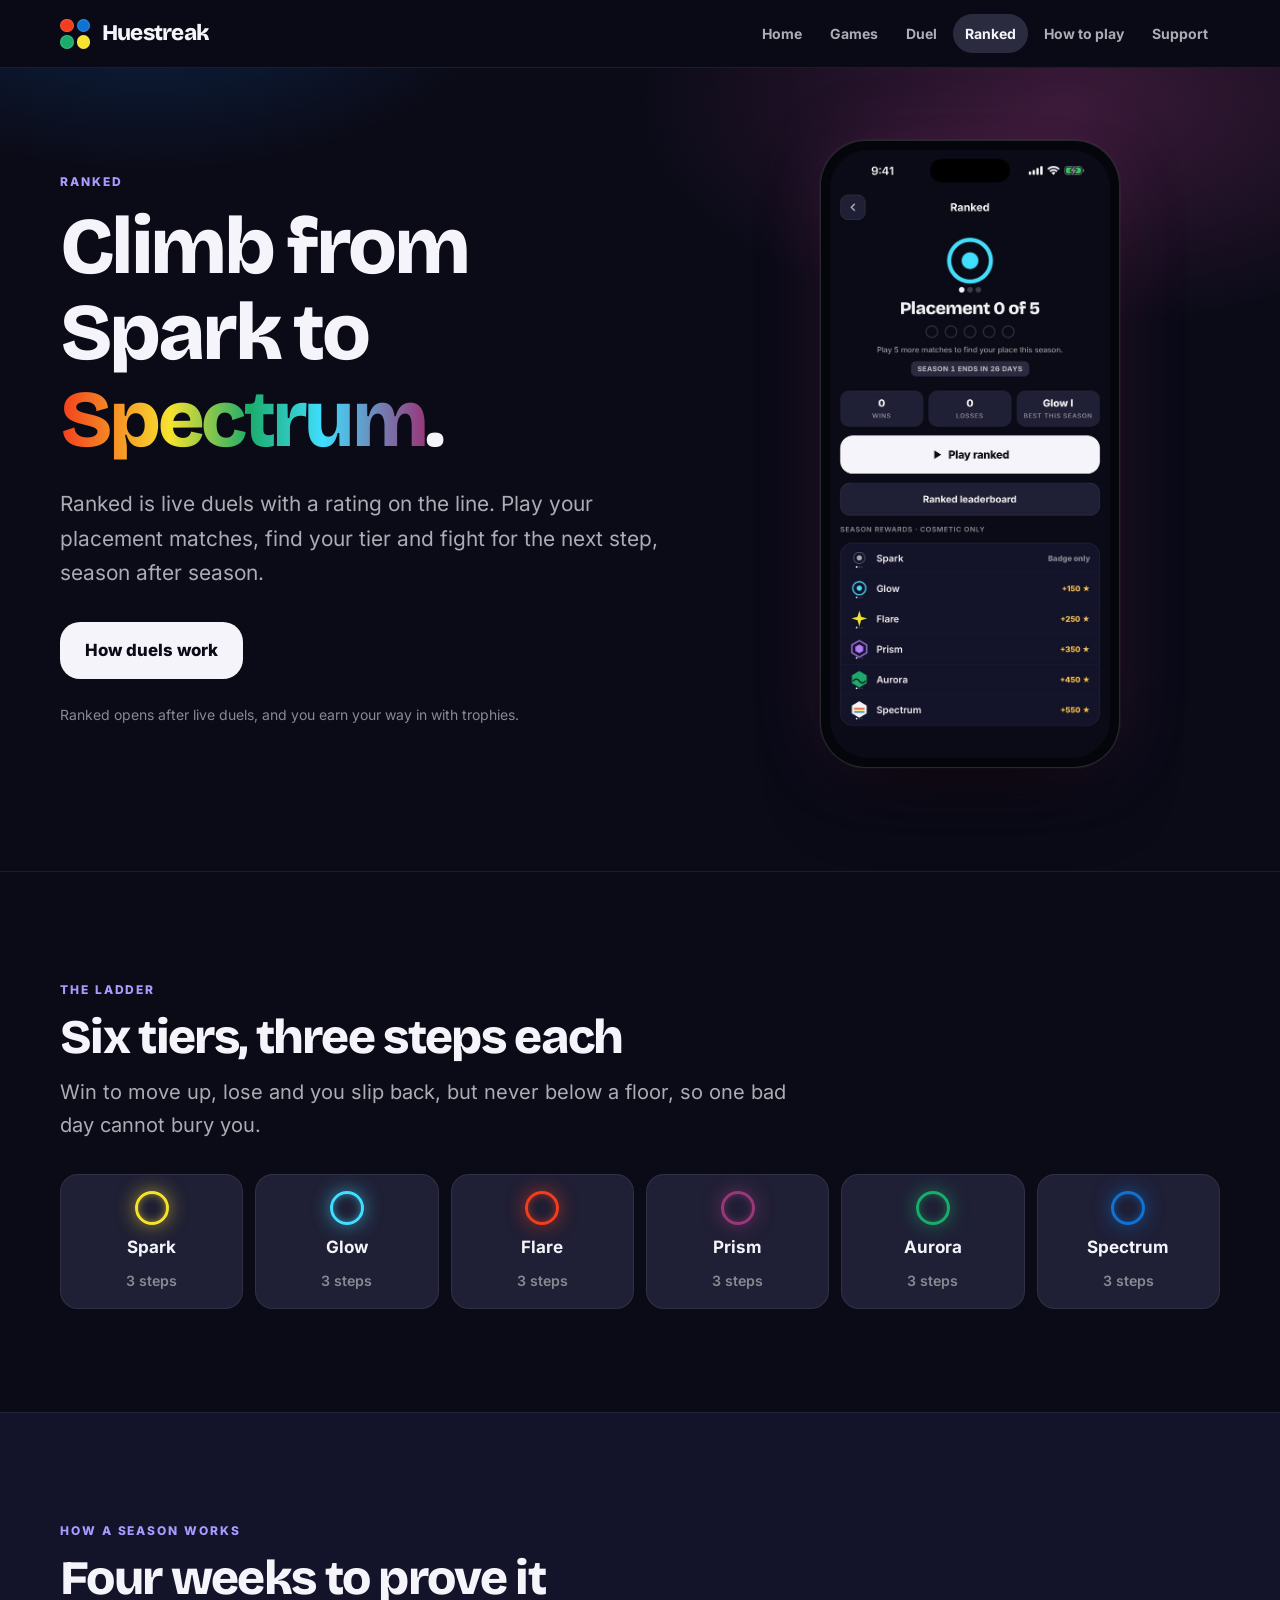
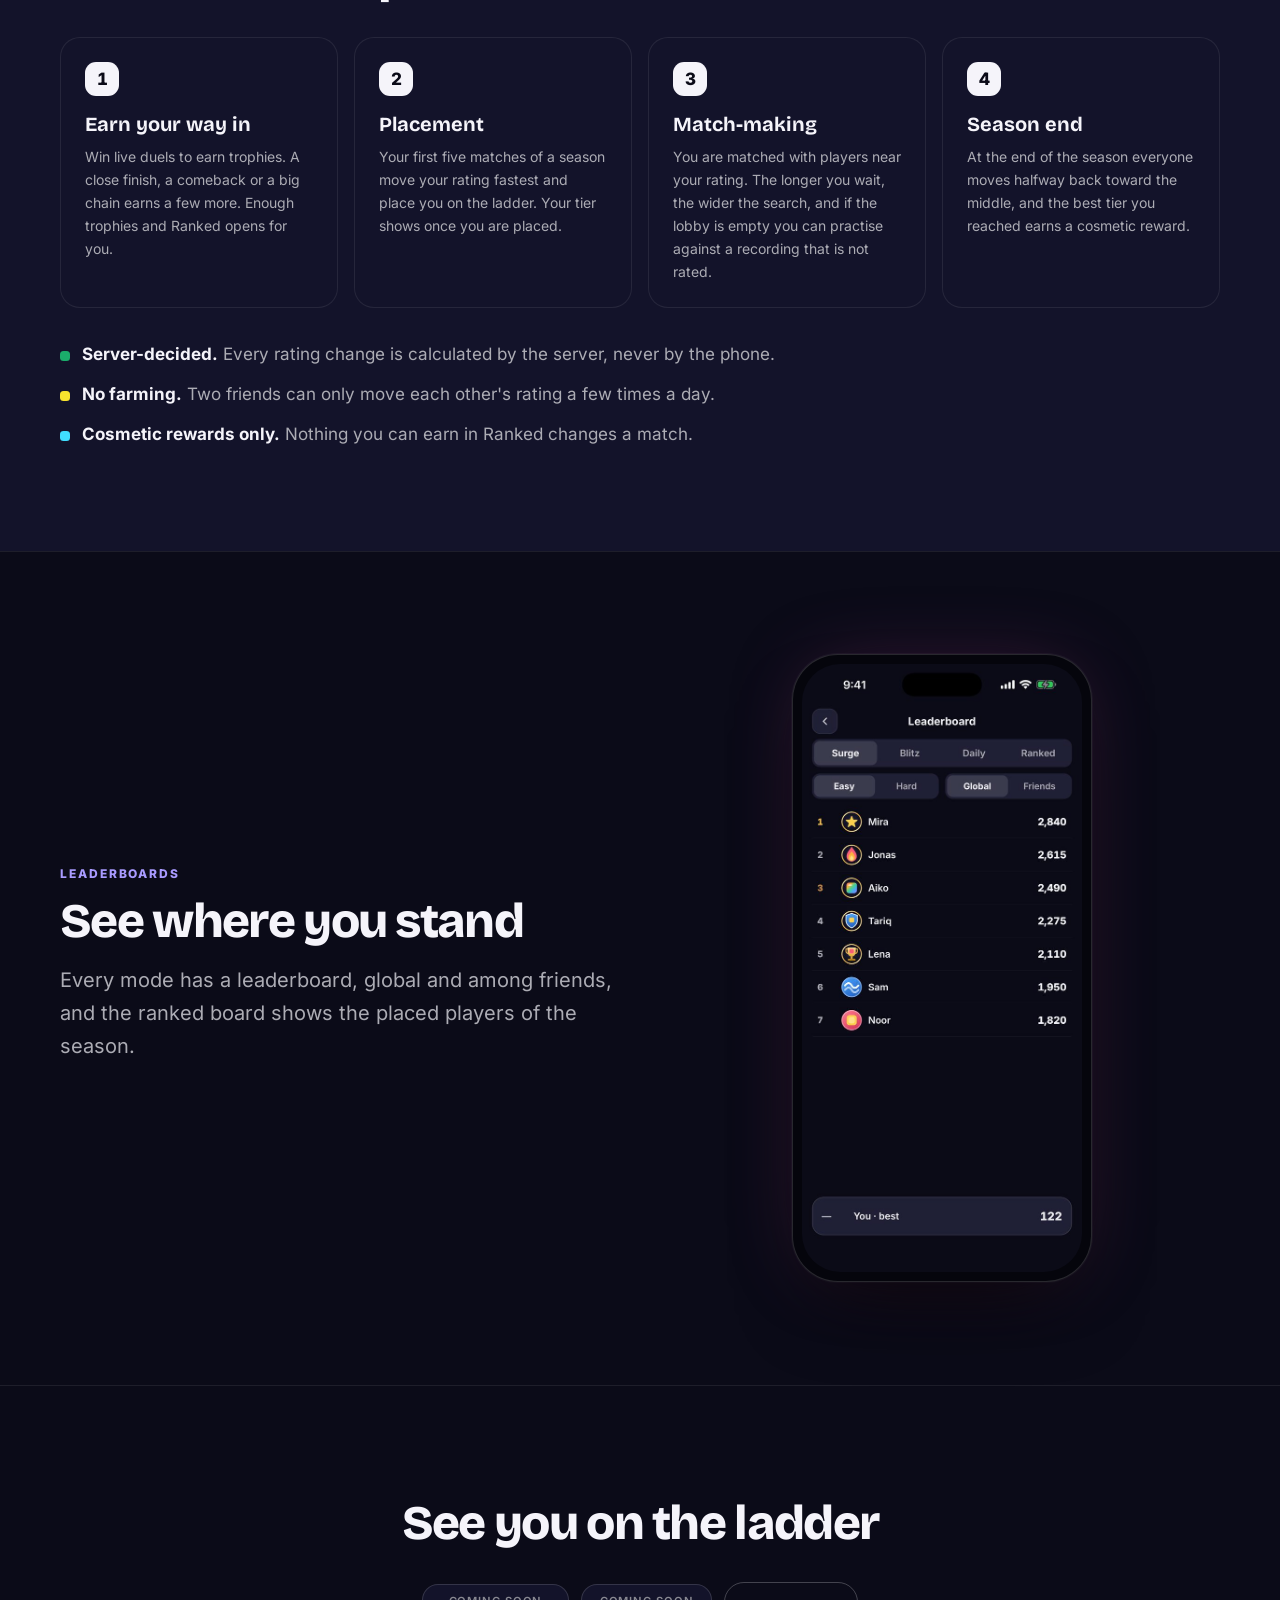
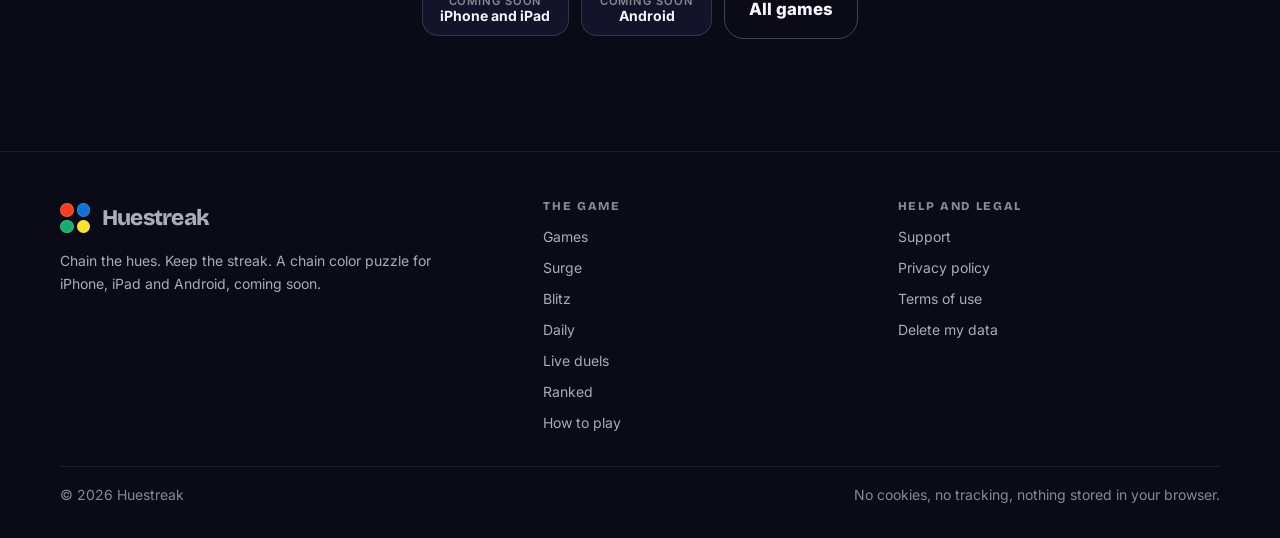
<file: ranked.html>
<!doctype html>
<html lang="en" data-theme="classic">
<head>
<meta charset="utf-8">
<meta name="viewport" content="width=device-width, initial-scale=1, viewport-fit=cover">
<title>Ranked · Huestreak</title>
<meta name="description" content="Huestreak Ranked: placement matches, six tiers from Spark to Spectrum, four-week seasons and a leaderboard. Earn trophies in live duels to unlock it.">
<link rel="canonical" href="https://huestreak.com/ranked">
<meta name="theme-color" content="#0b0b18">
<meta property="og:type" content="website">
<meta property="og:site_name" content="Huestreak">
<meta property="og:title" content="Ranked · Huestreak">
<meta property="og:description" content="Huestreak Ranked: placement matches, six tiers from Spark to Spectrum, four-week seasons and a leaderboard. Earn trophies in live duels to unlock it.">
<meta property="og:url" content="https://huestreak.com/ranked">
<meta property="og:image" content="https://huestreak.com/assets/og.png">
<meta name="twitter:card" content="summary_large_image">
<link rel="icon" href="favicon.svg" type="image/svg+xml">
<link rel="preload" href="assets/fonts/inter-latin.woff2" as="font" type="font/woff2" crossorigin>
<link rel="preload" href="assets/fonts/bricolage-latin.woff2" as="font" type="font/woff2" crossorigin>
<link rel="stylesheet" href="assets/css/tokens.css?v=69b6d84f">
<link rel="stylesheet" href="assets/css/themes.css?v=69b6d84f">
<link rel="stylesheet" href="assets/css/site.css?v=69b6d84f">
</head>
<body>
<a class="skip-link" href="#main">Skip to content</a>
<header class="site-header">
  <div class="container">
    <a class="brand" href="index.html" aria-label="Huestreak, home">
      <span class="brand__mark" aria-hidden="true"><i></i><i></i><i></i><i></i></span>
      Huestreak
    </a>
    <nav class="nav" id="nav" aria-label="Main">
      <a href="index.html">Home</a>
      <a href="games.html">Games</a>
      <a href="duel.html">Duel</a>
      <a href="ranked.html" aria-current="page">Ranked</a>
      <a href="gameplay.html">How to play</a>
      <a href="support.html">Support</a>
    </nav>
    <button class="btn btn--ghost btn--icon nav-toggle" type="button" aria-expanded="false" aria-controls="nav" aria-label="Open the menu">
      <svg class="icon" aria-hidden="true"><use href="assets/icons/sprite.svg#i-menu"></use></svg>
    </button>
  </div>
</header>

<main id="main">
<section class="hero"><div class="container hero__grid">
  <div><span class="eyebrow">Ranked</span><h1>Climb from Spark to <em>Spectrum</em>.</h1>
  <p class="lead">Ranked is live duels with a rating on the line. Play your placement matches, find your tier and fight for the next step, season after season.</p>
  <div class="cta-row"><a class="btn" href="duel.html">How duels work</a></div>
  <p class="fine" style="margin-top: var(--s-5)">Ranked opens after live duels, and you earn your way in with trophies.</p></div>
  <div class="hero__media"><figure class="phone"><img src="assets/media/ranked.jpg" width="600" height="1304" alt="The Ranked screen with a placement ring and season rewards" loading="lazy"></figure></div></div></section>

<section class="band"><div class="container">
  <div class="section__head"><span class="eyebrow">The ladder</span><h2>Six tiers, three steps each</h2><p>Win to move up, lose and you slip back, but never below a floor, so one bad day cannot bury you.</p></div>
  <div class="tiers"><div class="tier"><i style="--c:var(--tile-4)"></i>Spark<small>3 steps</small></div><div class="tier"><i style="--c:var(--tile-6)"></i>Glow<small>3 steps</small></div><div class="tier"><i style="--c:var(--tile-1)"></i>Flare<small>3 steps</small></div><div class="tier"><i style="--c:var(--tile-5)"></i>Prism<small>3 steps</small></div><div class="tier"><i style="--c:var(--tile-3)"></i>Aurora<small>3 steps</small></div><div class="tier"><i style="--c:var(--tile-2)"></i>Spectrum<small>3 steps</small></div></div>
</div></section>

<section class="band band--alt"><div class="container">
  <div class="section__head"><span class="eyebrow">How a season works</span><h2>Four weeks to prove it</h2></div>
  <div class="steps">
    <div class="step"><b>Earn your way in</b><p>Win live duels to earn trophies. A close finish, a comeback or a big chain earns a few more. Enough trophies and Ranked opens for you.</p></div>
    <div class="step"><b>Placement</b><p>Your first five matches of a season move your rating fastest and place you on the ladder. Your tier shows once you are placed.</p></div>
    <div class="step"><b>Match-making</b><p>You are matched with players near your rating. The longer you wait, the wider the search, and if the lobby is empty you can practise against a recording that is not rated.</p></div>
    <div class="step"><b>Season end</b><p>At the end of the season everyone moves halfway back toward the middle, and the best tier you reached earns a cosmetic reward.</p></div>
  </div>
  <ul class="checks" style="margin-top: var(--s-6)"><li><span><b>Server-decided.</b> Every rating change is calculated by the server, never by the phone.</span></li><li><span><b>No farming.</b> Two friends can only move each other's rating a few times a day.</span></li><li><span><b>Cosmetic rewards only.</b> Nothing you can earn in Ranked changes a match.</span></li></ul>
</div></section>

<section class="band"><div class="container split"><div><span class="eyebrow">Leaderboards</span><h2>See where you stand</h2><p>Every mode has a leaderboard, global and among friends, and the ranked board shows the placed players of the season.</p></div><div class="split__media"><figure class="phone"><img src="assets/media/leaderboard.jpg" width="600" height="1304" alt="The leaderboard with the top players of the day" loading="lazy"></figure></div></div></section>

<section class="cta-band"><div class="container"><h2>See you on the ladder</h2><div class="cta-row"><span class="store-chip"><span><small>Coming soon</small>iPhone and iPad</span></span><span class="store-chip"><span><small>Coming soon</small>Android</span></span><a class="btn btn--ghost" href="games.html">All games</a></div></div></section>
</main>
<footer class="site-footer">
  <div class="container">
    <div class="footer-grid">
      <div>
        <a class="brand" href="index.html" aria-label="Huestreak, home">
          <span class="brand__mark" aria-hidden="true"><i></i><i></i><i></i><i></i></span>
          Huestreak
        </a>
        <p style="margin-top: var(--s-3); max-width: 24rem;">Chain the hues. Keep the streak. A chain color puzzle for iPhone, iPad and Android, coming soon.</p>
      </div>
      <div>
        <h4>The game</h4>
        <ul>
          <li><a href="games.html">Games</a></li>
          <li><a href="surge.html">Surge</a></li>
          <li><a href="blitz.html">Blitz</a></li>
          <li><a href="daily.html">Daily</a></li>
          <li><a href="duel.html">Live duels</a></li>
          <li><a href="ranked.html">Ranked</a></li>
          <li><a href="gameplay.html">How to play</a></li>
        </ul>
      </div>
      <div>
        <h4>Help and legal</h4>
        <ul>
          <li><a href="support.html">Support</a></li>
          <li><a href="privacy.html">Privacy policy</a></li>
          <li><a href="terms.html">Terms of use</a></li>
          <li><a href="delete-account.html">Delete my data</a></li>
        </ul>
      </div>
    </div>
    <div class="footer-legal">
      <span>© 2026 Huestreak</span>
      <span>No cookies, no tracking, nothing stored in your browser.</span>
    </div>
  </div>
</footer>

<script type="module" src="assets/js/site.js?v=69b6d84f"></script>

</body>
</html>
</file>
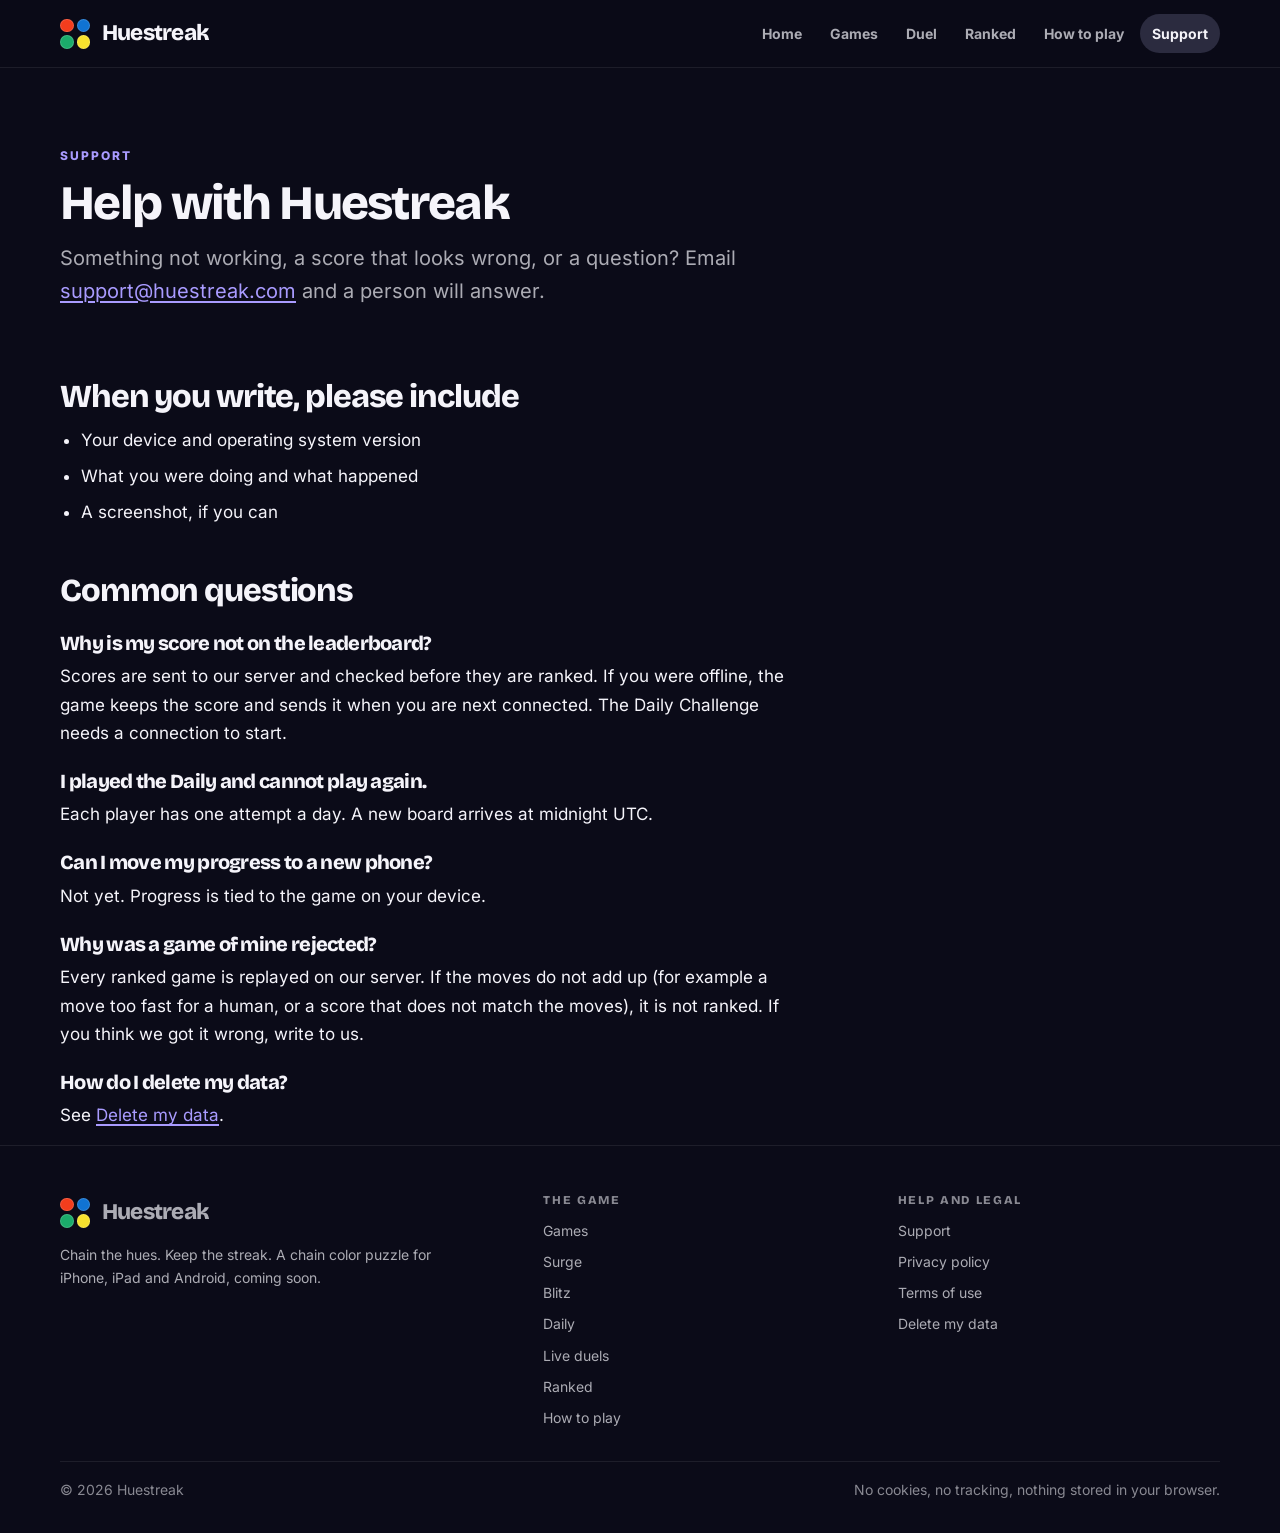
<file: support.html>
<!doctype html>
<html lang="en" data-theme="classic">
<head>
<meta charset="utf-8">
<meta name="viewport" content="width=device-width, initial-scale=1, viewport-fit=cover">
<title>Support · Huestreak</title>
<meta name="description" content="Get help with Huestreak: contact us, and answers to the common questions about scores, the Daily and your data.">
<link rel="canonical" href="https://huestreak.com/support">
<meta name="theme-color" content="#0b0b18">
<meta property="og:type" content="website">
<meta property="og:site_name" content="Huestreak">
<meta property="og:title" content="Support · Huestreak">
<meta property="og:description" content="Get help with Huestreak: contact us, and answers to the common questions about scores, the Daily and your data.">
<meta property="og:url" content="https://huestreak.com/support">
<meta property="og:image" content="https://huestreak.com/assets/og.png">
<meta name="twitter:card" content="summary_large_image">
<link rel="icon" href="favicon.svg" type="image/svg+xml">
<link rel="preload" href="assets/fonts/inter-latin.woff2" as="font" type="font/woff2" crossorigin>
<link rel="preload" href="assets/fonts/bricolage-latin.woff2" as="font" type="font/woff2" crossorigin>
<link rel="stylesheet" href="assets/css/tokens.css?v=69b6d84f">
<link rel="stylesheet" href="assets/css/themes.css?v=69b6d84f">
<link rel="stylesheet" href="assets/css/site.css?v=69b6d84f">
</head>
<body>
<a class="skip-link" href="#main">Skip to content</a>
<header class="site-header">
  <div class="container">
    <a class="brand" href="index.html" aria-label="Huestreak, home">
      <span class="brand__mark" aria-hidden="true"><i></i><i></i><i></i><i></i></span>
      Huestreak
    </a>
    <nav class="nav" id="nav" aria-label="Main">
      <a href="index.html">Home</a>
      <a href="games.html">Games</a>
      <a href="duel.html">Duel</a>
      <a href="ranked.html">Ranked</a>
      <a href="gameplay.html">How to play</a>
      <a href="support.html" aria-current="page">Support</a>
    </nav>
    <button class="btn btn--ghost btn--icon nav-toggle" type="button" aria-expanded="false" aria-controls="nav" aria-label="Open the menu">
      <svg class="icon" aria-hidden="true"><use href="assets/icons/sprite.svg#i-menu"></use></svg>
    </button>
  </div>
</header>

<main id="main">
<div class="container">
  <div class="page-head">
    <span class="eyebrow">Support</span>
    <h1>Help with Huestreak</h1>
    <p>Something not working, a score that looks wrong, or a question? Email <a href="mailto:support@huestreak.com">support@huestreak.com</a> and a person will answer.</p>
  </div>
  <div class="prose">
    <h2>When you write, please include</h2>
    <ul>
      <li>Your device and operating system version</li>
      <li>What you were doing and what happened</li>
      <li>A screenshot, if you can</li>
    </ul>

    <h2>Common questions</h2>
    <h3>Why is my score not on the leaderboard?</h3>
    <p>Scores are sent to our server and checked before they are ranked. If you were offline, the game keeps the score and sends it when you are next connected. The Daily Challenge needs a connection to start.</p>
    <h3>I played the Daily and cannot play again.</h3>
    <p>Each player has one attempt a day. A new board arrives at midnight UTC.</p>
    <h3>Can I move my progress to a new phone?</h3>
    <p>Not yet. Progress is tied to the game on your device.</p>
    <h3>Why was a game of mine rejected?</h3>
    <p>Every ranked game is replayed on our server. If the moves do not add up (for example a move too fast for a human, or a score that does not match the moves), it is not ranked. If you think we got it wrong, write to us.</p>
    <h3>How do I delete my data?</h3>
    <p>See <a href="delete-account.html">Delete my data</a>.</p>
  </div>
</div>
</main>
<footer class="site-footer">
  <div class="container">
    <div class="footer-grid">
      <div>
        <a class="brand" href="index.html" aria-label="Huestreak, home">
          <span class="brand__mark" aria-hidden="true"><i></i><i></i><i></i><i></i></span>
          Huestreak
        </a>
        <p style="margin-top: var(--s-3); max-width: 24rem;">Chain the hues. Keep the streak. A chain color puzzle for iPhone, iPad and Android, coming soon.</p>
      </div>
      <div>
        <h4>The game</h4>
        <ul>
          <li><a href="games.html">Games</a></li>
          <li><a href="surge.html">Surge</a></li>
          <li><a href="blitz.html">Blitz</a></li>
          <li><a href="daily.html">Daily</a></li>
          <li><a href="duel.html">Live duels</a></li>
          <li><a href="ranked.html">Ranked</a></li>
          <li><a href="gameplay.html">How to play</a></li>
        </ul>
      </div>
      <div>
        <h4>Help and legal</h4>
        <ul>
          <li><a href="support.html">Support</a></li>
          <li><a href="privacy.html">Privacy policy</a></li>
          <li><a href="terms.html">Terms of use</a></li>
          <li><a href="delete-account.html">Delete my data</a></li>
        </ul>
      </div>
    </div>
    <div class="footer-legal">
      <span>© 2026 Huestreak</span>
      <span>No cookies, no tracking, nothing stored in your browser.</span>
    </div>
  </div>
</footer>

<script type="module" src="assets/js/site.js?v=69b6d84f"></script>

</body>
</html>
</file>
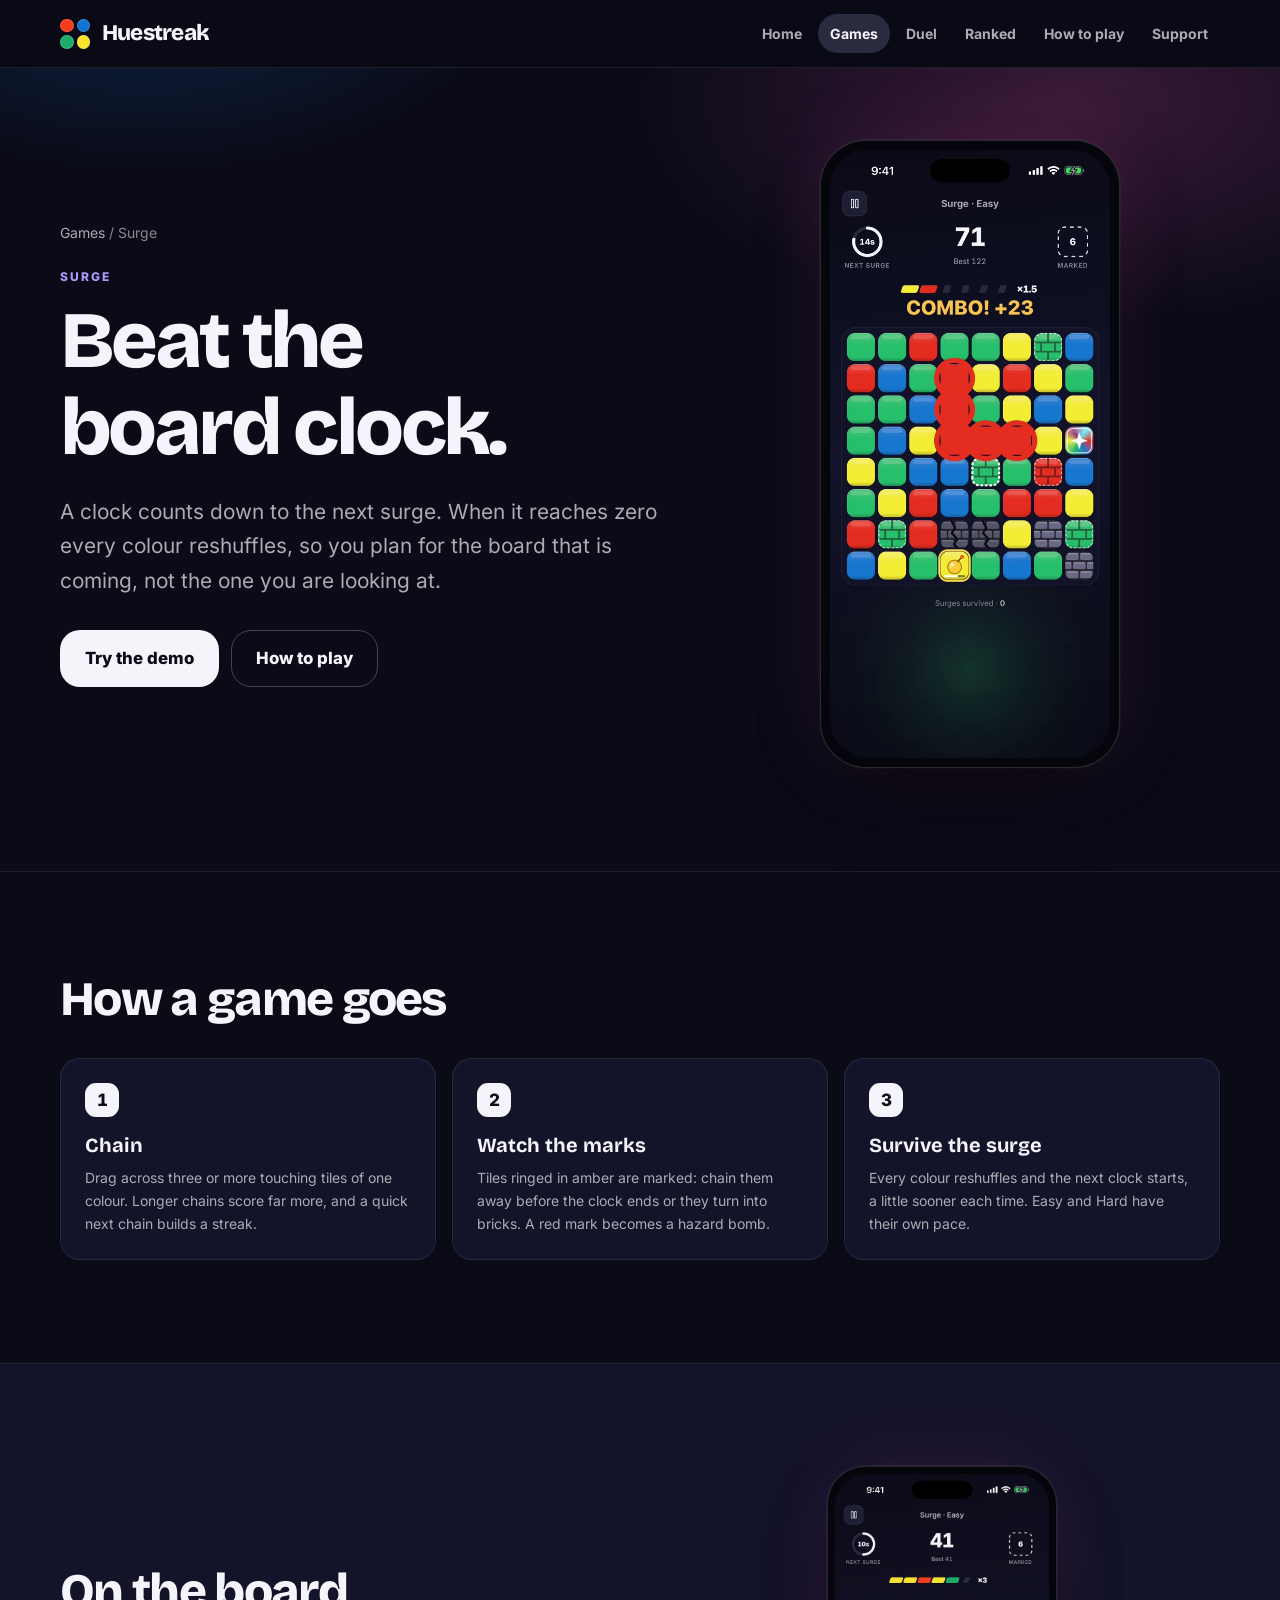
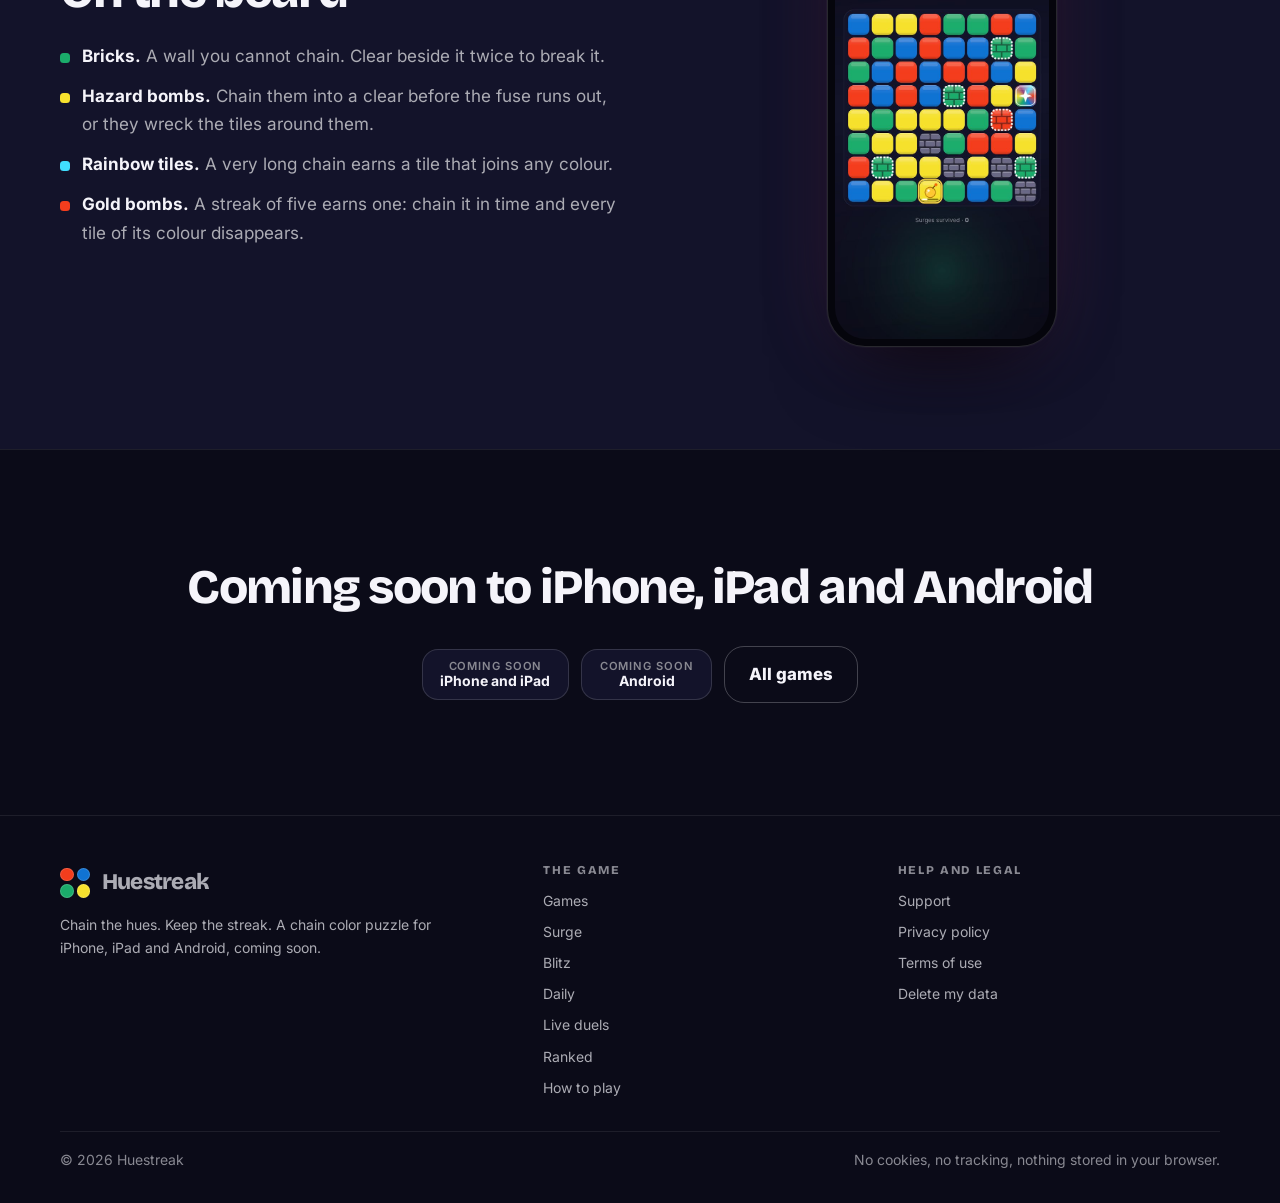
<file: surge.html>
<!doctype html>
<html lang="en" data-theme="classic">
<head>
<meta charset="utf-8">
<meta name="viewport" content="width=device-width, initial-scale=1, viewport-fit=cover">
<title>Surge · Huestreak</title>
<meta name="description" content="Surge is Huestreak's main mode: a board clock counts down, marked tiles must be chained before they turn to bricks, and every surge reshuffles every colour.">
<link rel="canonical" href="https://huestreak.com/surge">
<meta name="theme-color" content="#0b0b18">
<meta property="og:type" content="website">
<meta property="og:site_name" content="Huestreak">
<meta property="og:title" content="Surge · Huestreak">
<meta property="og:description" content="Surge is Huestreak's main mode: a board clock counts down, marked tiles must be chained before they turn to bricks, and every surge reshuffles every colour.">
<meta property="og:url" content="https://huestreak.com/surge">
<meta property="og:image" content="https://huestreak.com/assets/og.png">
<meta name="twitter:card" content="summary_large_image">
<link rel="icon" href="favicon.svg" type="image/svg+xml">
<link rel="preload" href="assets/fonts/inter-latin.woff2" as="font" type="font/woff2" crossorigin>
<link rel="preload" href="assets/fonts/bricolage-latin.woff2" as="font" type="font/woff2" crossorigin>
<link rel="stylesheet" href="assets/css/tokens.css?v=69b6d84f">
<link rel="stylesheet" href="assets/css/themes.css?v=69b6d84f">
<link rel="stylesheet" href="assets/css/site.css?v=69b6d84f">
</head>
<body>
<a class="skip-link" href="#main">Skip to content</a>
<header class="site-header">
  <div class="container">
    <a class="brand" href="index.html" aria-label="Huestreak, home">
      <span class="brand__mark" aria-hidden="true"><i></i><i></i><i></i><i></i></span>
      Huestreak
    </a>
    <nav class="nav" id="nav" aria-label="Main">
      <a href="index.html">Home</a>
      <a href="games.html" aria-current="page">Games</a>
      <a href="duel.html">Duel</a>
      <a href="ranked.html">Ranked</a>
      <a href="gameplay.html">How to play</a>
      <a href="support.html">Support</a>
    </nav>
    <button class="btn btn--ghost btn--icon nav-toggle" type="button" aria-expanded="false" aria-controls="nav" aria-label="Open the menu">
      <svg class="icon" aria-hidden="true"><use href="assets/icons/sprite.svg#i-menu"></use></svg>
    </button>
  </div>
</header>

<main id="main">
<section class="hero"><div class="container hero__grid">
  <div><div class="crumbs"><a href="games.html">Games</a> / Surge</div><span class="eyebrow">Surge</span><h1>Beat the board clock.</h1><p class="lead">A clock counts down to the next surge. When it reaches zero every colour reshuffles, so you plan for the board that is coming, not the one you are looking at.</p>
  <div class="cta-row"><a class="btn" href="index.html#try">Try the demo</a><a class="btn btn--ghost" href="gameplay.html">How to play</a></div></div>
  <div class="hero__media"><figure class="phone"><video autoplay muted loop playsinline preload="metadata" poster="assets/media/surge.jpg" width="540" height="1174" aria-label="Surge gameplay with the board clock and marked tiles"><source src="assets/media/surge.mp4" type="video/mp4"></video></figure></div></div></section>
<section class="band"><div class="container"><div class="section__head"><h2>How a game goes</h2></div><div class="steps"><div class="step"><b>Chain</b><p>Drag across three or more touching tiles of one colour. Longer chains score far more, and a quick next chain builds a streak.</p></div><div class="step"><b>Watch the marks</b><p>Tiles ringed in amber are marked: chain them away before the clock ends or they turn into bricks. A red mark becomes a hazard bomb.</p></div><div class="step"><b>Survive the surge</b><p>Every colour reshuffles and the next clock starts, a little sooner each time. Easy and Hard have their own pace.</p></div></div></div></section>
<section class="band band--alt"><div class="container split"><div><h2>On the board</h2><ul class="checks"><li><span><b>Bricks.</b> A wall you cannot chain. Clear beside it twice to break it.</span></li><li><span><b>Hazard bombs.</b> Chain them into a clear before the fuse runs out, or they wreck the tiles around them.</span></li><li><span><b>Rainbow tiles.</b> A very long chain earns a tile that joins any colour.</span></li><li><span><b>Gold bombs.</b> A streak of five earns one: chain it in time and every tile of its colour disappears.</span></li></ul></div><div class="split__media"><figure class="phone phone--sm"><img src="assets/media/surge-board.jpg" width="600" height="1304" alt="The Surge board: marked tiles, bricks, a Rainbow tile and a gold bomb" loading="lazy"></figure></div></div></section>
<section class="cta-band"><div class="container"><h2>Coming soon to iPhone, iPad and Android</h2><div class="cta-row"><span class="store-chip"><span><small>Coming soon</small>iPhone and iPad</span></span><span class="store-chip"><span><small>Coming soon</small>Android</span></span><a class="btn btn--ghost" href="games.html">All games</a></div></div></section>
</main>
<footer class="site-footer">
  <div class="container">
    <div class="footer-grid">
      <div>
        <a class="brand" href="index.html" aria-label="Huestreak, home">
          <span class="brand__mark" aria-hidden="true"><i></i><i></i><i></i><i></i></span>
          Huestreak
        </a>
        <p style="margin-top: var(--s-3); max-width: 24rem;">Chain the hues. Keep the streak. A chain color puzzle for iPhone, iPad and Android, coming soon.</p>
      </div>
      <div>
        <h4>The game</h4>
        <ul>
          <li><a href="games.html">Games</a></li>
          <li><a href="surge.html">Surge</a></li>
          <li><a href="blitz.html">Blitz</a></li>
          <li><a href="daily.html">Daily</a></li>
          <li><a href="duel.html">Live duels</a></li>
          <li><a href="ranked.html">Ranked</a></li>
          <li><a href="gameplay.html">How to play</a></li>
        </ul>
      </div>
      <div>
        <h4>Help and legal</h4>
        <ul>
          <li><a href="support.html">Support</a></li>
          <li><a href="privacy.html">Privacy policy</a></li>
          <li><a href="terms.html">Terms of use</a></li>
          <li><a href="delete-account.html">Delete my data</a></li>
        </ul>
      </div>
    </div>
    <div class="footer-legal">
      <span>© 2026 Huestreak</span>
      <span>No cookies, no tracking, nothing stored in your browser.</span>
    </div>
  </div>
</footer>

<script type="module" src="assets/js/site.js?v=69b6d84f"></script>

</body>
</html>
</file>
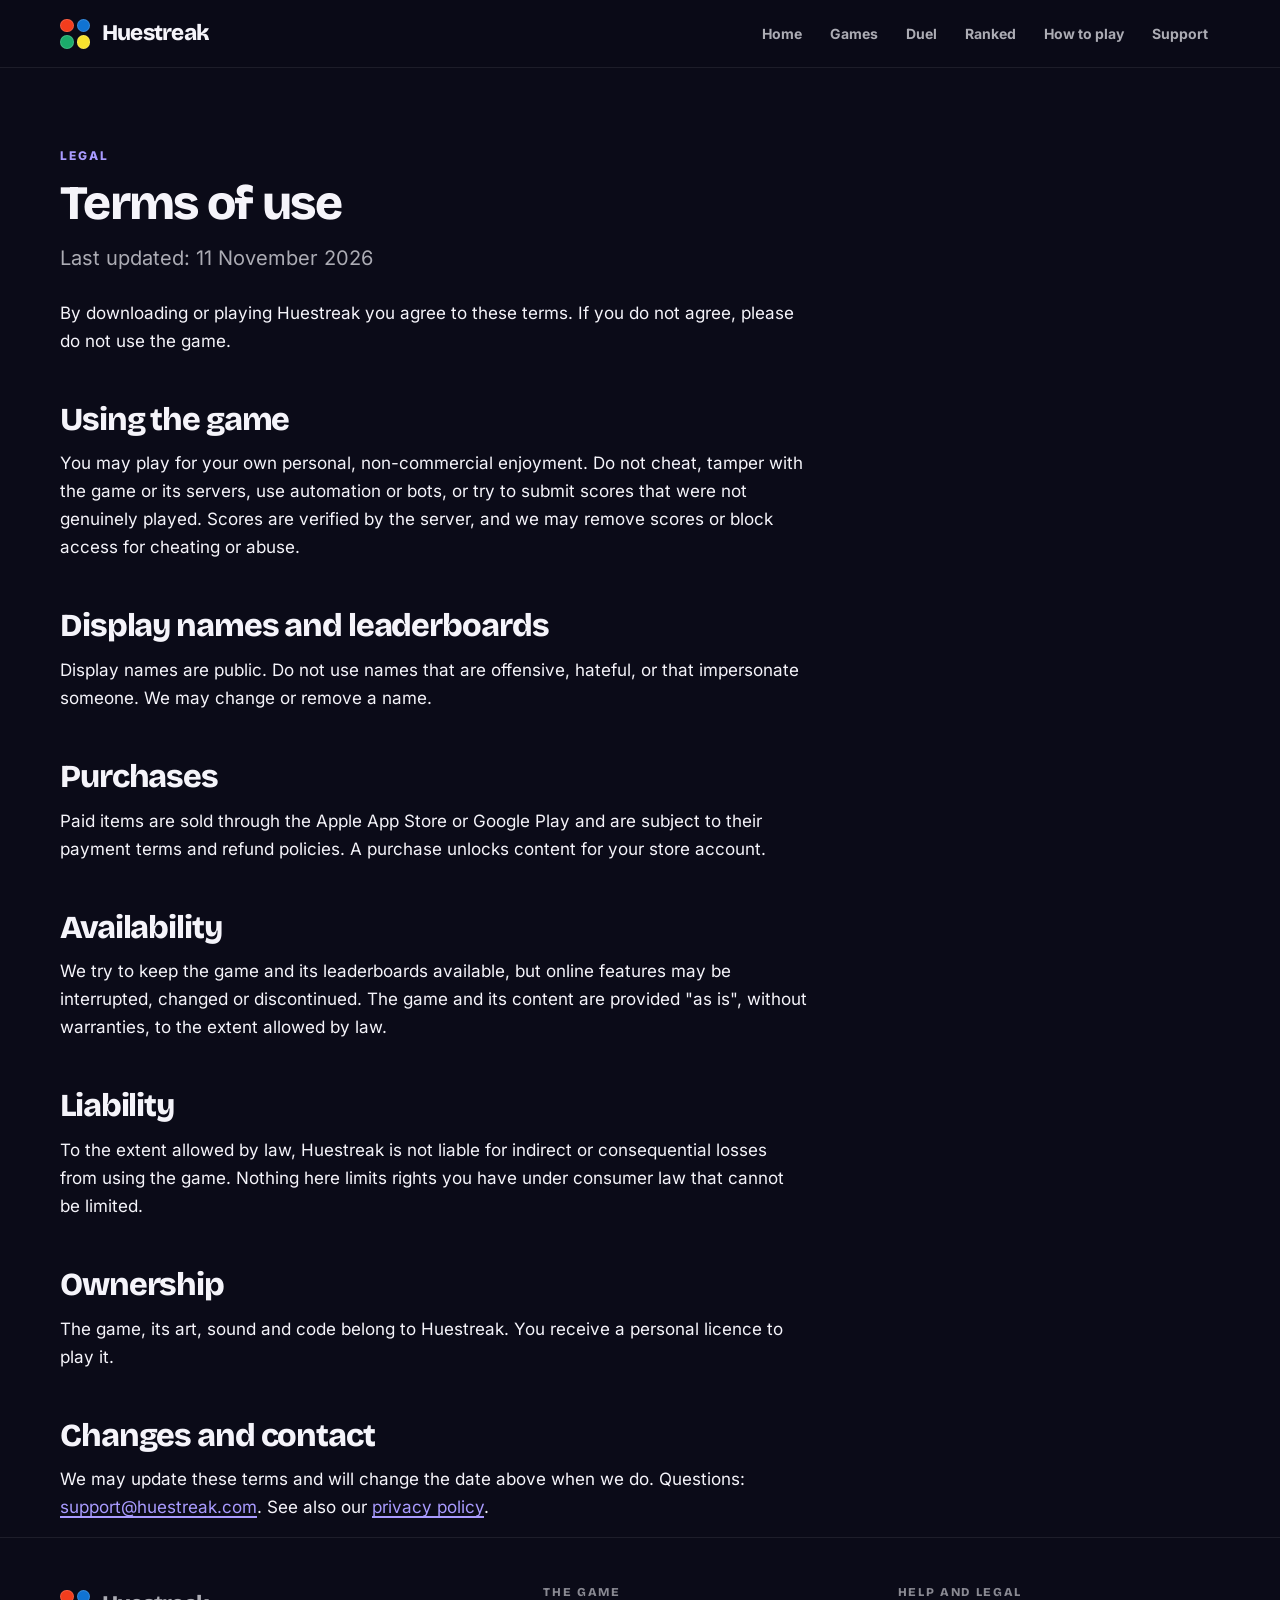
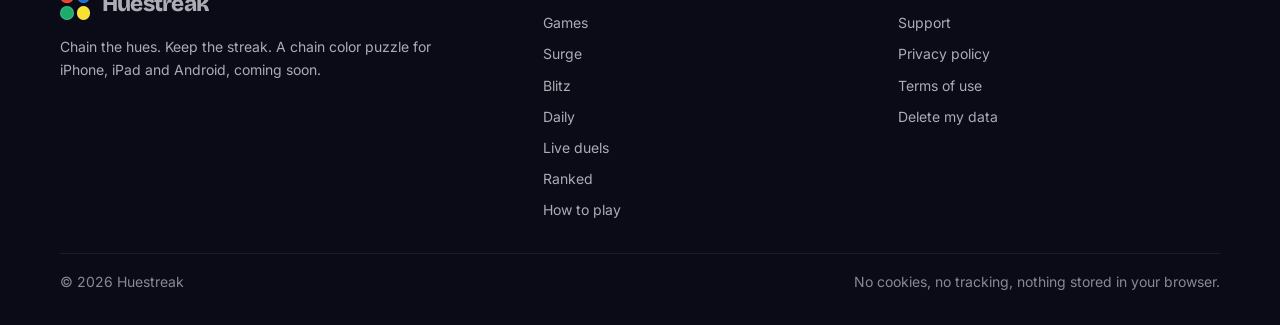
<file: terms.html>
<!doctype html>
<html lang="en" data-theme="classic">
<head>
<meta charset="utf-8">
<meta name="viewport" content="width=device-width, initial-scale=1, viewport-fit=cover">
<title>Terms of use · Huestreak</title>
<meta name="description" content="The terms for playing Huestreak: fair play, display names, purchases and availability.">
<link rel="canonical" href="https://huestreak.com/terms">
<meta name="theme-color" content="#0b0b18">
<meta property="og:type" content="website">
<meta property="og:site_name" content="Huestreak">
<meta property="og:title" content="Terms of use · Huestreak">
<meta property="og:description" content="The terms for playing Huestreak: fair play, display names, purchases and availability.">
<meta property="og:url" content="https://huestreak.com/terms">
<meta property="og:image" content="https://huestreak.com/assets/og.png">
<meta name="twitter:card" content="summary_large_image">
<link rel="icon" href="favicon.svg" type="image/svg+xml">
<link rel="preload" href="assets/fonts/inter-latin.woff2" as="font" type="font/woff2" crossorigin>
<link rel="preload" href="assets/fonts/bricolage-latin.woff2" as="font" type="font/woff2" crossorigin>
<link rel="stylesheet" href="assets/css/tokens.css?v=69b6d84f">
<link rel="stylesheet" href="assets/css/themes.css?v=69b6d84f">
<link rel="stylesheet" href="assets/css/site.css?v=69b6d84f">
</head>
<body>
<a class="skip-link" href="#main">Skip to content</a>
<header class="site-header">
  <div class="container">
    <a class="brand" href="index.html" aria-label="Huestreak, home">
      <span class="brand__mark" aria-hidden="true"><i></i><i></i><i></i><i></i></span>
      Huestreak
    </a>
    <nav class="nav" id="nav" aria-label="Main">
      <a href="index.html">Home</a>
      <a href="games.html">Games</a>
      <a href="duel.html">Duel</a>
      <a href="ranked.html">Ranked</a>
      <a href="gameplay.html">How to play</a>
      <a href="support.html">Support</a>
    </nav>
    <button class="btn btn--ghost btn--icon nav-toggle" type="button" aria-expanded="false" aria-controls="nav" aria-label="Open the menu">
      <svg class="icon" aria-hidden="true"><use href="assets/icons/sprite.svg#i-menu"></use></svg>
    </button>
  </div>
</header>

<main id="main">
<div class="container">
  <div class="page-head">
    <span class="eyebrow">Legal</span>
    <h1>Terms of use</h1>
    <p>Last updated: 11 November 2026</p>
  </div>
  <div class="prose">
    <p>By downloading or playing Huestreak you agree to these terms. If you do not agree, please do not use the game.</p>
    <h2>Using the game</h2>
    <p>You may play for your own personal, non-commercial enjoyment. Do not cheat, tamper with the game or its servers, use automation or bots, or try to submit scores that were not genuinely played. Scores are verified by the server, and we may remove scores or block access for cheating or abuse.</p>
    <h2>Display names and leaderboards</h2>
    <p>Display names are public. Do not use names that are offensive, hateful, or that impersonate someone. We may change or remove a name.</p>
    <h2>Purchases</h2>
    <p>Paid items are sold through the Apple App Store or Google Play and are subject to their payment terms and refund policies. A purchase unlocks content for your store account.</p>
    <h2>Availability</h2>
    <p>We try to keep the game and its leaderboards available, but online features may be interrupted, changed or discontinued. The game and its content are provided "as is", without warranties, to the extent allowed by law.</p>
    <h2>Liability</h2>
    <p>To the extent allowed by law, Huestreak is not liable for indirect or consequential losses from using the game. Nothing here limits rights you have under consumer law that cannot be limited.</p>
    <h2>Ownership</h2>
    <p>The game, its art, sound and code belong to Huestreak. You receive a personal licence to play it.</p>
    <h2>Changes and contact</h2>
    <p>We may update these terms and will change the date above when we do. Questions: <a href="mailto:support@huestreak.com">support@huestreak.com</a>. See also our <a href="privacy.html">privacy policy</a>.</p>
  </div>
</div>
</main>
<footer class="site-footer">
  <div class="container">
    <div class="footer-grid">
      <div>
        <a class="brand" href="index.html" aria-label="Huestreak, home">
          <span class="brand__mark" aria-hidden="true"><i></i><i></i><i></i><i></i></span>
          Huestreak
        </a>
        <p style="margin-top: var(--s-3); max-width: 24rem;">Chain the hues. Keep the streak. A chain color puzzle for iPhone, iPad and Android, coming soon.</p>
      </div>
      <div>
        <h4>The game</h4>
        <ul>
          <li><a href="games.html">Games</a></li>
          <li><a href="surge.html">Surge</a></li>
          <li><a href="blitz.html">Blitz</a></li>
          <li><a href="daily.html">Daily</a></li>
          <li><a href="duel.html">Live duels</a></li>
          <li><a href="ranked.html">Ranked</a></li>
          <li><a href="gameplay.html">How to play</a></li>
        </ul>
      </div>
      <div>
        <h4>Help and legal</h4>
        <ul>
          <li><a href="support.html">Support</a></li>
          <li><a href="privacy.html">Privacy policy</a></li>
          <li><a href="terms.html">Terms of use</a></li>
          <li><a href="delete-account.html">Delete my data</a></li>
        </ul>
      </div>
    </div>
    <div class="footer-legal">
      <span>© 2026 Huestreak</span>
      <span>No cookies, no tracking, nothing stored in your browser.</span>
    </div>
  </div>
</footer>

<script type="module" src="assets/js/site.js?v=69b6d84f"></script>

</body>
</html>
</file>
<file: assets/css/tokens.css>
/*
  Huestreak design tokens: everything that is NOT a colour.
  Colours come from themes.css (generated from the game's own theme files) and are always read through the semantic names
  below (--bg, --surface, --text, --accent ...), so any theme can be applied without touching a component.
*/

@font-face {
  font-family: "Inter";
  src: url("../fonts/inter-latin.woff2") format("woff2");
  font-weight: 100 900;
  font-style: normal;
  font-display: swap;
}
@font-face {
  font-family: "Bricolage Grotesque";
  src: url("../fonts/bricolage-latin.woff2") format("woff2");
  font-weight: 200 800;
  font-style: normal;
  font-display: swap;
}

:root {
  /* Typography */
  --font: "Inter", system-ui, -apple-system, "Segoe UI", Roboto, Helvetica, Arial, sans-serif;
  --font-display: "Bricolage Grotesque", "Inter", system-ui, sans-serif;
  --fw-regular: 400;
  --fw-semibold: 600;
  --fw-bold: 700;
  --fw-black: 800;

  --fs-xs: 0.75rem;
  --fs-sm: 0.875rem;
  --fs-md: 1.0625rem;
  --fs-lg: 1.25rem;
  --fs-xl: clamp(1.5rem, 1.25rem + 1vw, 2rem);
  --fs-2xl: clamp(1.9rem, 1.4rem + 2.2vw, 3rem);
  --fs-hero: clamp(2.6rem, 1.5rem + 5.2vw, 5rem);

  --lh-tight: 1.08;
  --lh-snug: 1.3;
  --lh-body: 1.65;
  --tracking-tight: -0.035em;
  --tracking-eyebrow: 0.16em;

  /* Spacing (4px base) */
  --s-1: 0.25rem;
  --s-2: 0.5rem;
  --s-3: 0.75rem;
  --s-4: 1rem;
  --s-5: 1.5rem;
  --s-6: 2rem;
  --s-7: 3rem;
  --s-8: 4.5rem;
  --s-9: 7rem;

  /* Shape */
  --r-sm: 11px;
  --r-md: 18px;
  --r-lg: 22px;
  --r-xl: 28px;
  --r-pill: 999px;
  --bw: 1px;
  --gutter: clamp(1rem, 4vw, 2rem);

  /* Layout */
  --container: 1160px;
  --measure: 68ch;
  --header-h: 68px;

  /* Elevation (neutral shadows work on light and dark themes) */
  --shadow-1: 0 1px 2px rgb(0 0 0 / 0.14), 0 6px 18px rgb(0 0 0 / 0.1);
  --shadow-2: 0 2px 4px rgb(0 0 0 / 0.16), 0 16px 40px rgb(0 0 0 / 0.18);

  /* The game's fixed tile art (same in every theme): a brick wall and the Rainbow tile's dark base */
  --brick-base: #6b6f7a;
  --rainbow-base: #1a1a2e;

  /* The game's signal colours (same in every theme): the amber mark, the red warning, the calm blue of a full surge clock */
  --signal-amber: #ffb02e;
  --signal-red: #ff6b6b;
  --signal-blue: #5aa9ff;
  --signal-green: #4cd964;   /* a full Blitz clock */

  /* Motion */
  --ease: cubic-bezier(0.2, 0.8, 0.2, 1);
  --dur-1: 120ms;
  --dur-2: 220ms;
  --dur-3: 420ms;
}

@media (prefers-reduced-motion: reduce) {
  :root {
    --dur-1: 0ms;
    --dur-2: 0ms;
    --dur-3: 0ms;
  }
}
</file>
<file: assets/css/themes.css>
/* GENERATED by tools/build-themes.mjs from the game's Night Prism tokens (the free look). Do not edit by hand. */

:root[data-theme="classic"] {
  --bg: #0b0b18;
  --ink: #0b0b18;
  --surface: #13132a;
  --surface-2: #1F1F35;
  --surface-3: #2B2B3F;
  --surface-4: #3B3B4E;
  --grad-1: #0b0b18;
  --grad-2: #0b0b18;
  --grad-3: #0b0b18;
  --text: #F5F4FA;
  --text-muted: #ACACB4;
  --text-faint: #898992;
  --border: rgba(255,255,255,0.08);
  --border-2: rgba(255,255,255,0.14);
  --cta: #F5F4FA;
  --on-cta: #0b0b18;
  --accent: #8E6CFF;
  --accent-text: #a99bff;
  --on-accent: #ffffff;
  --combo: #FFC24A;
  --gold: #FFC24A;
  --good: #3DDC97;
  --warn: #FFA23D;
  --bad: #FF6170;
  --info: #9FE6FF;
  --overlay: rgba(11,11,24,0.82);
  --glow: rgba(255,255,255,0.92);
  --tile-edge: rgba(255,255,255,0.16);
  --locked-opacity: 0.45;
  --rainbow: #FFFFFF;
  --tile-1: #F33D1D;
  --tile-2: #1073D3;
  --tile-3: #1BAC6B;
  --tile-4: #F7E22E;
  --tile-5: #983879;
  --tile-6: #40DEFF;
  color-scheme: dark;
}
</file>
<file: assets/css/site.css>
/*
  Huestreak site: base, components and page layouts. Reads tokens.css (shape, type, motion) and themes.css (colour).
  Rule: no colour literals in this file (the print rule excepted). Every colour is a theme variable, so every theme works everywhere.
*/

/* ── Base ───────────────────────────────────────────────────────────────── */
*, *::before, *::after { box-sizing: border-box; }
html { -webkit-text-size-adjust: 100%; scroll-behavior: smooth; scroll-padding-top: calc(var(--header-h) + 1rem); }
@media (prefers-reduced-motion: reduce) { html { scroll-behavior: auto; } }

body {
  margin: 0;
  min-height: 100vh;
  display: flex;
  flex-direction: column;
  font-family: var(--font);
  font-size: var(--fs-md);
  line-height: var(--lh-body);
  color: var(--text);
  background: var(--bg);
  transition: background-color var(--dur-3) var(--ease), color var(--dur-3) var(--ease);
}
main { flex: 1; }
img, svg { max-width: 100%; display: block; }
h1, h2, h3, h4 { text-wrap: balance; margin: 0; line-height: var(--lh-tight); letter-spacing: var(--tracking-tight); font-weight: var(--fw-black); font-family: var(--font-display); }
p { margin: 0 0 var(--s-4); }
a { color: var(--accent-text); text-decoration-thickness: 1.5px; text-underline-offset: 3px; }
a:hover { text-decoration-thickness: 2.5px; }
::selection { background: var(--accent); color: var(--on-accent); }

:focus-visible { outline: 3px solid var(--accent-text); outline-offset: 3px; border-radius: 6px; }
.skip-link {
  position: absolute; left: var(--s-4); top: -4rem; z-index: 100;
  background: var(--accent); color: var(--on-accent); padding: var(--s-2) var(--s-4); border-radius: var(--r-sm); font-weight: var(--fw-bold);
}
.skip-link:focus { top: var(--s-3); }
.sr-only { position: absolute; width: 1px; height: 1px; overflow: hidden; clip: rect(0 0 0 0); white-space: nowrap; }

.container { width: min(100% - 2 * var(--gutter), var(--container)); margin-inline: auto; }
.section { padding-block: clamp(var(--s-7), 8vw, var(--s-9)); }
.section--tight { padding-block: clamp(var(--s-6), 5vw, var(--s-7)); }
.section__head { max-width: 46rem; margin-bottom: var(--s-6); }
.section__head h2 { font-size: var(--fs-2xl); }
.section__head p { color: var(--text-muted); font-size: var(--fs-lg); margin-top: var(--s-3); margin-bottom: 0; }

.eyebrow {
  font-size: var(--fs-xs); font-weight: var(--fw-black); letter-spacing: var(--tracking-eyebrow); text-transform: uppercase;
  color: var(--accent-text); margin-bottom: var(--s-3); display: inline-block;
}
.lead { font-size: var(--fs-lg); color: var(--text-muted); max-width: 40rem; }
.muted { color: var(--text-muted); }
.faint { color: var(--text-faint); }
.display { font-size: var(--fs-hero); }

/* ── Icons ──────────────────────────────────────────────────────────────── */
.icon { width: 1.25em; height: 1.25em; flex: none; stroke: currentColor; fill: none; stroke-width: 2; stroke-linecap: round; stroke-linejoin: round; }
.icon--lg { width: 1.75rem; height: 1.75rem; }

/* ── Header ─────────────────────────────────────────────────────────────── */
.site-header {
  position: sticky; top: 0; z-index: 50; height: var(--header-h);
  background: color-mix(in srgb, var(--bg) 84%, transparent);
  -webkit-backdrop-filter: blur(14px); backdrop-filter: blur(14px);
  border-bottom: var(--bw) solid var(--border);
}
.site-header .container { height: 100%; display: flex; align-items: center; gap: var(--s-4); }
.brand { display: inline-flex; align-items: center; gap: var(--s-3); color: var(--text); text-decoration: none; font-family: var(--font-display); font-weight: var(--fw-black); font-size: 1.4rem; letter-spacing: var(--tracking-tight); }
.brand:hover { text-decoration: none; }
.brand__mark { width: 30px; height: 30px; display: grid; grid-template-columns: 1fr 1fr; gap: 3px; flex: none; }
.brand__mark i { border-radius: 7px; background: var(--c); box-shadow: inset 0 0 0 1px var(--tile-edge); }
.brand__mark i:nth-child(1) { --c: var(--tile-1); }
.brand__mark i:nth-child(2) { --c: var(--tile-2); }
.brand__mark i:nth-child(3) { --c: var(--tile-3); }
.brand__mark i:nth-child(4) { --c: var(--tile-4); }

.nav { margin-left: auto; display: flex; align-items: center; gap: var(--s-1); }
.nav a {
  color: var(--text-muted); text-decoration: none; font-weight: var(--fw-bold); font-size: var(--fs-sm);
  padding: var(--s-2) var(--s-3); border-radius: var(--r-pill); transition: color var(--dur-1), background var(--dur-1);
}
.nav a:hover { color: var(--text); background: color-mix(in srgb, var(--text) 8%, transparent); text-decoration: none; }
.nav a[aria-current="page"] { color: var(--text); background: var(--surface-3); }
.btn.nav-toggle { display: none; }

@media (max-width: 860px) {
  .btn.nav-toggle { display: inline-flex; }
  .btn.nav-toggle { margin-left: auto; }
  .nav {
    position: absolute; left: 0; right: 0; top: var(--header-h); margin: 0; padding: var(--s-3) var(--gutter) var(--s-4);
    flex-direction: column; align-items: stretch; background: var(--bg); border-bottom: var(--bw) solid var(--border);
    display: none;
  }
  .nav[data-open="true"] { display: flex; }
  .nav a { padding: var(--s-3); font-size: var(--fs-md); }
}

/* ── Buttons, chips, badges ─────────────────────────────────────────────── */
.btn {
  --_bg: var(--cta); --_fg: var(--on-cta);
  display: inline-flex; align-items: center; justify-content: center; gap: var(--s-2);
  font: inherit; font-weight: var(--fw-black); font-size: 1.05rem; letter-spacing: 0;
  padding: 0.85rem 1.5rem; min-height: 52px; border: var(--bw) solid transparent; border-radius: 20px;
  background: var(--_bg); color: var(--_fg); text-decoration: none; cursor: pointer;
  transition: transform var(--dur-1) var(--ease), filter var(--dur-1), background var(--dur-2);
}
.btn:hover { filter: brightness(1.08); text-decoration: none; }
.btn:active { transform: translateY(1px) scale(0.99); }
.btn--ghost { --_bg: transparent; --_fg: var(--text); border-color: color-mix(in srgb, var(--text) 24%, transparent); }
.btn--ghost:hover { background: color-mix(in srgb, var(--text) 8%, transparent); filter: none; }
.btn--sm { padding: 0.5rem 1rem; min-height: 40px; font-size: var(--fs-sm); border-radius: var(--r-sm); }
.btn--sm:not(.btn--ghost) { font-size: 0.95rem; }
.btn--icon { padding: 0; width: 44px; min-height: 44px; border-radius: var(--r-pill); }
.btn[aria-disabled="true"], .btn:disabled { opacity: 0.5; cursor: default; filter: none; }

.chip {
  display: inline-flex; align-items: center; gap: var(--s-2); font-size: var(--fs-sm); font-weight: var(--fw-bold);
  padding: 0.3rem 0.8rem; border-radius: var(--r-pill); border: var(--bw) solid var(--border); color: var(--text-muted);
  background: color-mix(in srgb, var(--surface) 70%, transparent);
}
.badge {
  display: inline-block; font-size: 0.68rem; font-weight: var(--fw-black); letter-spacing: 0.12em; text-transform: uppercase;
  padding: 0.18rem 0.55rem; border-radius: var(--r-pill); background: color-mix(in srgb, var(--accent) 24%, transparent); color: var(--accent-text);
}
.badge--combo { background: color-mix(in srgb, var(--combo) 22%, transparent); color: var(--text); }

/* ── Cards and grids ────────────────────────────────────────────────────── */
.card {
  background: var(--surface); border: var(--bw) solid var(--border); border-radius: 20px; padding: var(--s-5);
}
.card h3 { font-size: var(--fs-lg); margin-bottom: var(--s-2); }
.card p:last-child { margin-bottom: 0; }
.card--link { text-decoration: none; color: inherit; display: block; transition: transform var(--dur-2) var(--ease), border-color var(--dur-2); }
.card--link:hover { transform: translateY(-3px); border-color: var(--accent); text-decoration: none; }
.grid { display: grid; gap: var(--s-4); grid-template-columns: repeat(auto-fit, minmax(min(100%, 17rem), 1fr)); }
.grid--4 { grid-template-columns: repeat(auto-fit, minmax(min(100%, 13.5rem), 1fr)); }
.grid--2 { grid-template-columns: repeat(auto-fit, minmax(min(100%, 22rem), 1fr)); }
.icon-tile {
  width: 48px; height: 48px; border-radius: 15px; display: grid; place-items: center; margin-bottom: var(--s-4);
  background: color-mix(in srgb, var(--accent) 20%, transparent); color: var(--accent-text); border: var(--bw) solid color-mix(in srgb, var(--accent) 45%, transparent);
}
.chain-art { display: flex; gap: 3px; }
.chain-art i { width: 11px; height: 11px; border-radius: 3.5px; background: var(--tile-1); box-shadow: 0 0 0 1.5px var(--glow); }
.facts { list-style: none; padding: 0; margin: var(--s-3) 0 0; display: grid; gap: var(--s-2); color: var(--text-muted); font-size: var(--fs-sm); }
.facts li { display: flex; gap: var(--s-2); }
.facts li::before { content: ""; width: 8px; height: 8px; border-radius: 3px; background: var(--accent); margin-top: 0.5em; flex: none; }

/* ── Tiles and the board ────────────────────────────────────────────────── */
.board {
  --rows: 8; --cols: 8; --gap: 6px; --tile-r: 12px;
  position: relative; width: 100%; max-width: 560px; margin-inline: auto;
  aspect-ratio: var(--cols) / var(--rows);          /* follows the grid, so tiles stay square on a 4x3 demo as on the 8x8 board */
  padding: 8px; border-radius: var(--r-lg); background: var(--surface);
  border: var(--bw) solid var(--border-2); touch-action: none; user-select: none; -webkit-user-select: none; cursor: pointer;
  overflow: hidden;                                  /* tiles drop in from above the board: keep them inside it */
}
.board[data-size="small"] { --gap: 5px; --tile-r: 10px; width: min(100%, calc(var(--cols) * 86px)); }
.board[data-static="true"] { cursor: default; }
.board__field { position: relative; width: 100%; height: 100%; }
.tile {
  position: absolute; left: 0; top: 0; width: calc(100% / var(--cols)); height: calc(100% / var(--rows));
  transform: translate(calc(var(--col) * 100%), calc(var(--row) * 100%));
  transition: transform var(--fall, 0.3s) var(--ease);
}
.tile--spawn { transition: none; }
.tile__face svg { position: absolute; inset: 0; width: 100%; height: 100%; overflow: visible; border-radius: inherit; }
.tile__face {
  position: absolute; inset: 4.5%; border-radius: 18%; background: var(--c);          /* the game: gap about 9% of a cell, corner radius 18% of the tile */
  box-shadow: inset 0 0 0 1.5px var(--tile-edge);
  transition: transform 0.18s var(--ease), box-shadow 0.18s, opacity 0.3s, background-color 0.25s;
  overflow: visible;
}
.tile[data-c="1"] { --c: var(--tile-1); }
.tile[data-c="2"] { --c: var(--tile-2); }
.tile[data-c="3"] { --c: var(--tile-3); }
.tile[data-c="4"] { --c: var(--tile-4); }
.tile[data-c="5"] { --c: var(--tile-5); }
.tile[data-c="6"] { --c: var(--tile-6); }
.tile.is-selected { z-index: 3; }
/* the game outlines a selected tile with a white ring; it does not enlarge it */
.tile.is-selected .tile__face { outline: 3px solid var(--glow); outline-offset: 0.5px; }
.tile.is-marked { --mark: var(--signal-amber); }
.tile.is-marked--bomb { --mark: var(--signal-red); }      /* this mark becomes a hazard bomb, not a brick */
.tile.is-marked .tile__face { outline: 3px solid var(--mark); outline-offset: 1px; animation: mark 0.9s var(--ease) infinite alternate; }
.board[data-urgent="true"] .tile.is-marked .tile__face { animation-duration: 0.32s; }   /* the surge is seconds away */
@keyframes mark { from { outline-color: var(--mark); } to { outline-color: color-mix(in srgb, var(--mark) 35%, transparent); } }
.tile.is-clearing .tile__face { transform: scale(0); opacity: 0; transition: transform 0.32s var(--ease), opacity 0.32s; }
.tile.is-hint .tile__face { animation: hint 1.1s var(--ease) infinite; }
@keyframes hint { 50% { transform: scale(1.1); box-shadow: 0 0 0 3px var(--glow); } }

/* Special tiles are drawn as SVG by tile-art.js with the game's own geometry; only their base colour is set here. */
.tile--brick .tile__face, .tile--locked .tile__face { background: var(--brick-base); box-shadow: none; }
.tile--rainbow .tile__face { background: var(--rainbow-base); box-shadow: none; }
.tile--gold .tile__face, .tile--bomb .tile__face { overflow: visible; }

.board__path { position: absolute; inset: 0; width: 100%; height: 100%; pointer-events: none; z-index: 4; overflow: visible; }
.board__path polyline { fill: none; stroke: var(--glow); stroke-width: 0.13; stroke-linecap: round; stroke-linejoin: round; opacity: 0.6; }
.pop {
  position: absolute; z-index: 6; pointer-events: none; font-weight: var(--fw-black); font-size: 1.4rem; color: var(--text);
  text-shadow: 0 2px 10px var(--bg), 0 0 2px var(--bg); transform: translate(-50%, -50%); animation: pop 0.95s var(--ease) forwards; white-space: nowrap;
}
.pop--combo { color: var(--combo); font-size: 1.7rem; }
@keyframes pop { 0% { opacity: 0; transform: translate(-50%, -30%) scale(0.7); } 18% { opacity: 1; transform: translate(-50%, -60%) scale(1.12); } 100% { opacity: 0; transform: translate(-50%, -150%) scale(1); } }
.board__toast {
  position: absolute; z-index: 7; inset: auto 8% 6% 8%; text-align: center; padding: var(--s-3) var(--s-4); border-radius: var(--r-md);
  background: var(--overlay); color: var(--text); font-weight: var(--fw-bold); backdrop-filter: blur(6px);
}
.board-wrap { position: relative; }
.board__end {
  position: absolute; inset: 0; z-index: 8; display: grid; place-content: center; justify-items: center; gap: var(--s-3); text-align: center; padding: var(--s-5);
  border-radius: var(--r-lg); background: color-mix(in srgb, var(--bg) 86%, transparent); -webkit-backdrop-filter: blur(6px); backdrop-filter: blur(6px);
  animation: end-in var(--dur-3) var(--ease);
}
.board__end[hidden] { display: none; }
.board__end h3 { font-size: var(--fs-xl); }
.board__end p { margin: 0; color: var(--text-muted); max-width: 22rem; }
.board__end .score { font-size: 2.6rem; font-weight: var(--fw-black); line-height: 1; font-variant-numeric: tabular-nums; }
.board__end .actions { display: flex; flex-wrap: wrap; gap: var(--s-2); justify-content: center; margin-top: var(--s-2); }
@keyframes end-in { from { opacity: 0; transform: scale(0.97); } }
.store-row { display: flex; flex-wrap: wrap; gap: var(--s-3); justify-content: center; }
.board__actions { display: flex; gap: var(--s-2); flex-wrap: wrap; align-items: center; justify-content: space-between; }
.shuffle-btn { position: relative; }
.shuffle-btn .count {
  position: absolute; top: -8px; right: -8px; min-width: 22px; height: 22px; padding: 0 5px; border-radius: 11px; display: grid; place-items: center;
  background: var(--accent); color: var(--on-accent); border: 2px solid var(--surface); font-size: 0.75rem; font-weight: var(--fw-black);
}
.hint-text { color: var(--text-muted); font-size: var(--fs-sm); margin: 0; }

/* ── The game screen (home page): laid out like the phone's game screen, a slim bar, the score, the surge clock, then the board ─────── */
.play { display: grid; justify-items: center; padding: var(--s-4) var(--gutter) var(--s-6); }
.game {
  /* the board takes the height that is left under the header and the HUD, so the whole game fits one screen */
  --slack: calc(2 * var(--gutter) + 32px);
  --board-w: clamp(240px, min(calc(100svh - var(--header-h) - 380px), calc(100vw - var(--slack))), 560px);
  position: relative; width: calc(var(--board-w) + 32px); max-width: 100%;
}
.game .board { width: var(--board-w); max-width: none; }
.game__top { display: flex; align-items: center; justify-content: space-between; padding-inline: 16px; }
.game__title { margin: 0; font-size: 0.875rem; font-weight: var(--fw-black); letter-spacing: 0.14em; color: var(--text); text-transform: uppercase; }
.round {
  width: 42px; height: 42px; border-radius: 50%; display: grid; place-items: center; cursor: pointer; padding: 0;
  color: var(--text); background: var(--surface); border: var(--bw) solid color-mix(in srgb, var(--text) 24%, transparent);
  transition: background var(--dur-1), transform var(--dur-1) var(--ease);
}
.round:hover { background: color-mix(in srgb, var(--text) 10%, var(--surface)); }
.round:active { transform: scale(0.94); }
.round svg { width: 18px; height: 18px; }
.game__stats { display: flex; justify-content: space-between; align-items: flex-end; padding: 10px 20px 8px; }
.game__stats > div { display: grid; }
.game__stats > div:last-child { text-align: right; }
.lbl { font-size: 0.625rem; font-weight: var(--fw-black); letter-spacing: 0.2em; text-transform: uppercase; color: var(--text-faint); }
.val { font-size: 1.75rem; font-weight: var(--fw-black); line-height: 1.15; letter-spacing: -0.02em; font-variant-numeric: tabular-nums; }
.surge { padding-inline: 24px; display: grid; gap: 6px; margin-bottom: 2px; }
.surge__row { display: flex; justify-content: space-between; align-items: baseline; }
.surge__label { font-size: 0.6875rem; font-weight: var(--fw-black); letter-spacing: 0.2em; color: var(--text-faint); }
.surge__secs { font-size: 1.125rem; font-weight: var(--fw-black); font-variant-numeric: tabular-nums; }
.surge[data-level="urgent"] .surge__label, .surge[data-level="urgent"] .surge__secs { color: var(--signal-red); }
.surge__track { height: 6px; border-radius: 3px; overflow: hidden; background: color-mix(in srgb, var(--text) 14%, transparent); }
.surge__fill { height: 100%; width: 100%; border-radius: 3px; background: var(--signal-blue); transition: width 0.9s linear, background-color 0.9s linear; }
.surge[data-level="warn"] .surge__fill { background: var(--signal-amber); }
.surge[data-level="urgent"] .surge__fill { background: var(--signal-red); }
.streak-row { height: 30px; display: grid; place-items: center; }
.streak-badge {
  font-size: 0.75rem; font-weight: var(--fw-black); letter-spacing: 0.04em; padding: 5px 14px; border-radius: var(--r-pill);
  color: var(--accent-text); background: color-mix(in srgb, var(--accent) 16%, transparent); border: var(--bw) solid color-mix(in srgb, var(--accent) 55%, transparent);
}
.streak-badge[data-max="true"] { color: var(--signal-red); background: color-mix(in srgb, var(--signal-red) 16%, transparent); border-color: color-mix(in srgb, var(--signal-red) 50%, transparent); }
.streak-badge[hidden] { display: none; }
.feedback { height: 26px; display: grid; place-items: center; font-size: 0.875rem; font-weight: var(--fw-bold); letter-spacing: 0.03em; color: var(--text-muted); }
.game .board-wrap { margin-top: 2px; }
.game__banner {
  position: absolute; z-index: 9; left: 8%; right: 8%; top: 14%; display: grid; gap: 2px; justify-items: center; text-align: center; padding: 12px 16px;
  border-radius: var(--r-md); background: var(--surface); border: 2px solid var(--signal-amber); box-shadow: var(--shadow-2); animation: end-in 140ms var(--ease);
}
.game__banner[hidden] { display: none; }
.game__banner b { font-size: 1.25rem; font-weight: var(--fw-black); letter-spacing: 0.18em; color: var(--signal-amber); }
.game__banner span { font-size: 0.8125rem; font-weight: var(--fw-bold); }
.game__foot { display: grid; margin-top: 12px; min-height: 76px; align-items: start; }
.game__foot > * { grid-area: 1 / 1; }
.game__tip {
  display: grid; gap: 2px; align-content: center; padding: 10px 14px; margin-inline: 16px; min-height: 64px;
  border-radius: 14px; background: var(--surface); border: var(--bw) solid var(--accent); animation: end-in 220ms var(--ease);
}
.game__tip[hidden] { display: none; }
.game__tip b { font-size: 0.8125rem; font-weight: var(--fw-black); letter-spacing: 0.03em; color: var(--accent-text); }
.game__tip span { font-size: 0.8125rem; font-weight: var(--fw-semibold); }
.game__note { margin: 0; padding: 0.5rem 1rem 0; text-align: center; color: var(--text-faint); font-size: var(--fs-sm); }
.game__tip:not([hidden]) ~ .game__note { visibility: hidden; }
.board__end .label { font-size: 0.6875rem; font-weight: var(--fw-black); letter-spacing: 0.22em; text-transform: uppercase; color: var(--text-faint); }
.board__end .score + .label { margin-top: calc(var(--s-1) * -1); }
.board__end .actions--col { flex-direction: column; align-items: stretch; width: min(100%, 15rem); }
.board__end .btn { min-height: 46px; }
.board__end .btn--sm { min-height: 36px; padding: 0.35rem 0.8rem; font-size: var(--fs-sm); }
.board__end .stores { display: flex; gap: var(--s-2); justify-content: center; }
.board__end .soon { font-size: var(--fs-xs); color: var(--text-faint); text-align: center; }
.game .board__end { overflow-y: auto; gap: var(--s-2); padding: var(--s-4); }   /* never taller than the board: it scrolls instead of spilling out */
.game .board__end .score { font-size: 2.2rem; }
.game .board-wrap { container-type: inline-size; }
@container (max-width: 340px) { .game .board__end p { display: none; } }
@media (max-width: 380px) { .val { font-size: 1.5rem; } }
@media (max-width: 600px) { .play { padding-inline: 0; } .game { --slack: 32px; } }   /* phones: the board gets the full width, as in the app */

/* The menu card on the board (the phone's menu: pick a mode, press Play) */
.round[hidden] { display: grid; visibility: hidden; }
.menu-title { font-family: var(--font-display); font-size: 2rem; font-weight: var(--fw-black); letter-spacing: -0.02em; line-height: 1.1; }
.menu-modes { display: grid; gap: var(--s-2); width: min(100%, 19rem); }
.menu-mode {
  display: grid; gap: 2px; text-align: left; font: inherit; cursor: pointer; padding: 10px 14px; border-radius: 14px; color: var(--text);
  background: var(--surface); border: var(--bw) solid var(--border); transition: border-color var(--dur-2), background var(--dur-2);
}
.menu-mode b { font-size: var(--fs-md); font-weight: var(--fw-black); letter-spacing: 0.02em; }
.menu-mode span { font-size: 0.8125rem; font-weight: var(--fw-semibold); color: var(--text-muted); line-height: 1.35; }
.menu-mode:hover { border-color: color-mix(in srgb, var(--accent) 55%, var(--border)); }
.menu-mode[aria-checked="true"] { border-color: var(--accent); background: color-mix(in srgb, var(--accent) 16%, var(--surface)); }
@container (max-width: 340px) { .game .menu-mode span { display: none; } .game .menu-title { font-size: 1.6rem; } }

/* Blitz: the clock bar with its heat row, where Surge has its board clock */
.blitz { padding-inline: 24px; display: grid; gap: 6px; margin-bottom: 2px; }
.game[data-mode="surge"] .blitz, .game[data-mode="blitz"] .surge { display: none; }
.blitz[data-level="warn"] .surge__fill { background: var(--signal-amber); }
.blitz[data-level="urgent"] .surge__fill { background: var(--signal-red); }
.blitz .surge__fill { background: var(--signal-green); }
.blitz .surge__label { transition: color var(--dur-2); }
.blitz[data-heat="warm"] .surge__label { color: var(--signal-amber); }
.blitz[data-heat="hot"] .surge__label { color: var(--signal-red); }
.val[data-hot="true"] { color: var(--signal-red); }

/* Wide screens: the same HUD, moved into panels either side of a much bigger board */
@media (min-width: 1000px) {
  .play { padding-block: var(--s-4) var(--s-5); }
  .game {
    --panel: 230px; --panel-gap: 32px;
    --board-w: clamp(320px, min(calc(100svh - var(--header-h) - 185px), calc(100vw - 2 * var(--gutter) - 2 * var(--panel) - 2 * var(--panel-gap))), 760px);
    width: auto; max-width: none;
    display: grid; grid-template-columns: var(--panel) var(--board-w) var(--panel); column-gap: var(--panel-gap); align-content: start;
    grid-template-rows: auto auto auto auto 1fr auto;
    /* the pause, the title and restart sit in a bar right above the board, as on the phone; the numbers and clocks sit either side of it */
    grid-template-areas: ". top ." "stats board right1" "stats board right2" "stats board right3" ". board ." ". foot .";
  }
  .game__top { grid-area: top; padding: 0 2px var(--s-2); gap: var(--s-2); }
  .game__title { font-size: 0.78rem; letter-spacing: 0.1em; text-align: center; }
  .game__stats { grid-area: stats; padding: var(--s-2) 4px var(--s-2); }
  .val { font-size: 2.2rem; }
  .lbl { font-size: 0.7rem; }
  .surge, .blitz { grid-area: right1; padding-inline: 0; }
  .blitz { align-content: start; }
  .streak-row { grid-area: right2; height: 40px; justify-items: start; }
  .feedback { grid-area: right3; justify-items: start; height: 32px; font-size: 1rem; }
  .game .board-wrap { grid-area: board; grid-row: 2 / span 4; margin-top: 0; }
  .game__foot { grid-area: foot; min-height: 64px; }
  .surge__label { font-size: 0.75rem; }
  .surge__secs { font-size: 1.5rem; }
  .surge__track { height: 8px; }
  .surge__fill { border-radius: 4px; }
}


/* Scripted demos */
.demo { display: grid; gap: var(--s-3); align-content: start; }
.demo__caption {
  min-height: 3.2rem; display: flex; align-items: center; justify-content: center; text-align: center; padding: var(--s-2) var(--s-4);
  border-radius: var(--r-md); border: var(--bw) solid var(--border); background: color-mix(in srgb, var(--surface) 80%, transparent); font-weight: var(--fw-bold);
}
.demo__bar { display: flex; justify-content: space-between; align-items: center; gap: var(--s-2); }
.guide { display: grid; gap: var(--s-6); align-items: center; grid-template-columns: 1fr 1fr; padding-block: var(--s-6); border-top: var(--bw) solid var(--border); }
.guide:first-of-type { border-top: 0; }
.guide:nth-of-type(even) .guide__text { order: 2; }
@media (max-width: 860px) { .guide { grid-template-columns: 1fr; } .guide:nth-of-type(even) .guide__text { order: 0; } }
.guide__text h3 { font-size: var(--fs-xl); margin-bottom: var(--s-3); }
.guide__text p { color: var(--text-muted); }
.guide__text p strong { color: var(--text); }

/* ── Tables ─────────────────────────────────────────────────────────────── */
.table-wrap { overflow-x: auto; border-radius: var(--r-lg); border: var(--bw) solid var(--border); background: var(--surface); }
table { width: 100%; border-collapse: collapse; font-size: var(--fs-sm); }
th, td { text-align: left; padding: var(--s-3) var(--s-4); border-bottom: var(--bw) solid var(--border); vertical-align: top; }
th { font-size: var(--fs-xs); letter-spacing: 0.12em; text-transform: uppercase; color: var(--text-faint); font-weight: var(--fw-black); white-space: nowrap; }
tr:last-child td { border-bottom: 0; }
td.num, th.num { text-align: right; font-variant-numeric: tabular-nums; }
.ladder { display: grid; gap: var(--s-2); }
.ladder__row { display: grid; grid-template-columns: 5.5rem 1fr 3.5rem; gap: var(--s-3); align-items: center; font-weight: var(--fw-bold); font-variant-numeric: tabular-nums; }
.ladder__bar { height: 14px; border-radius: 7px; background: color-mix(in srgb, var(--text) 10%, transparent); overflow: hidden; }
.ladder__bar i { display: block; height: 100%; width: var(--w); border-radius: 7px; background: var(--accent); transition: width var(--dur-3) var(--ease); }
.ladder__row b { text-align: right; }

/* ── Design system page ─────────────────────────────────────────────────── */
.token-grid { display: grid; gap: var(--s-3); grid-template-columns: repeat(auto-fill, minmax(min(100%, 13rem), 1fr)); }
.token { border-radius: var(--r-md); border: var(--bw) solid var(--border); overflow: hidden; background: var(--surface); }
.token__chip { height: 64px; background: var(--v); border-bottom: var(--bw) solid var(--border); }
.token__meta { padding: var(--s-2) var(--s-3) var(--s-3); font-size: var(--fs-xs); line-height: 1.35; }
.token__meta b { display: block; font-size: var(--fs-sm); }
.token__meta code { color: var(--text-muted); }
code, kbd { font-family: ui-monospace, SFMono-Regular, Menlo, Consolas, monospace; font-size: 0.9em; }
code { background: color-mix(in srgb, var(--text) 10%, transparent); padding: 0.1em 0.4em; border-radius: 6px; }
.type-row { display: grid; grid-template-columns: 9rem 1fr; gap: var(--s-4); align-items: baseline; padding-block: var(--s-3); border-bottom: var(--bw) solid var(--border); }
.type-row code { font-size: var(--fs-xs); }
@media (max-width: 640px) { .type-row { grid-template-columns: 1fr; gap: var(--s-1); } }
.space-row { display: flex; align-items: center; gap: var(--s-3); font-size: var(--fs-sm); padding-block: var(--s-1); }
.space-row i { display: block; height: 14px; border-radius: 4px; background: var(--accent); }
.radius-demo { display: flex; gap: var(--s-4); flex-wrap: wrap; }
.radius-demo div { width: 88px; height: 88px; background: var(--surface); border: var(--bw) solid var(--accent); display: grid; place-items: center; font-size: var(--fs-xs); font-weight: var(--fw-bold); }
.showcase { display: flex; flex-wrap: wrap; gap: var(--s-3); align-items: center; }
.tile-showcase { display: grid; gap: var(--s-4); grid-template-columns: repeat(auto-fill, minmax(5.5rem, 1fr)); }
.tile-showcase figure { margin: 0; display: grid; gap: var(--s-2); justify-items: center; font-size: var(--fs-xs); color: var(--text-muted); text-align: center; }
.tile-showcase .board { width: 76px; max-width: 76px; padding: 0; border: 0; background: transparent; --rows: 1; --cols: 1; --gap: 5px; cursor: default; overflow: visible; }

/* ── Prose (legal and long reading) ─────────────────────────────────────── */
.page-head { padding-block: clamp(var(--s-6), 6vw, var(--s-8)) var(--s-5); }
.page-head h1 { font-size: var(--fs-2xl); }
.page-head p { color: var(--text-muted); font-size: var(--fs-lg); max-width: 44rem; margin: var(--s-3) 0 0; }
.prose { max-width: var(--measure); }
.prose h2 { font-size: var(--fs-xl); margin: var(--s-7) 0 var(--s-3); }
.prose h3 { font-size: var(--fs-lg); margin: var(--s-5) 0 var(--s-2); }
.prose ul, .prose ol { padding-left: 1.3rem; margin: 0 0 var(--s-4); }
.prose li { margin: var(--s-2) 0; }
.prose .table-wrap { margin: var(--s-4) 0 var(--s-5); }
.notice {
  border: var(--bw) dashed color-mix(in srgb, var(--accent) 70%, transparent); border-radius: var(--r-md);
  padding: var(--s-3) var(--s-4); color: var(--text-muted); font-size: var(--fs-sm); margin-block: var(--s-4);
}

/* ── Footer ─────────────────────────────────────────────────────────────── */
.site-footer { border-top: var(--bw) solid var(--border); padding-block: var(--s-7) var(--s-6); color: var(--text-muted); font-size: var(--fs-sm); }
.footer-grid { display: grid; gap: var(--s-6); grid-template-columns: 1.4fr repeat(2, 1fr); }
@media (max-width: 700px) { .footer-grid { grid-template-columns: 1fr 1fr; } .footer-grid > :first-child { grid-column: 1 / -1; } }
.site-footer h4 { font-size: var(--fs-xs); letter-spacing: 0.14em; text-transform: uppercase; color: var(--text-faint); margin-bottom: var(--s-3); }
.site-footer ul { list-style: none; margin: 0; padding: 0; display: grid; gap: var(--s-2); }
.site-footer a { color: var(--text-muted); text-decoration: none; }
.site-footer a:hover { color: var(--text); text-decoration: underline; }
.footer-legal { margin-top: var(--s-6); padding-top: var(--s-4); border-top: var(--bw) solid var(--border); display: flex; flex-wrap: wrap; justify-content: space-between; gap: var(--s-2); color: var(--text-faint); }

/* ── Marketing pages (Night Prism): hero, phone frames, feature rows, weapons, tiers ───────────────────────────────────── */
.spectrum { display: flex; gap: 4px; height: 6px; }
.spectrum i { flex: 1; background: var(--c); transform: skewX(-18deg); }
.spectrum i:nth-child(1) { --c: var(--tile-1); } .spectrum i:nth-child(2) { --c: var(--tile-4); } .spectrum i:nth-child(3) { --c: var(--tile-3); }
.spectrum i:nth-child(4) { --c: var(--tile-6); } .spectrum i:nth-child(5) { --c: var(--tile-2); } .spectrum i:nth-child(6) { --c: var(--tile-5); }
.hero { position: relative; padding-block: clamp(var(--s-6), 7vw, var(--s-8)) clamp(var(--s-7), 8vw, var(--s-9)); overflow: clip; }
.hero::before {
  content: ""; position: absolute; inset: -20% -10% auto; height: 80%; z-index: -1; pointer-events: none;
  background: radial-gradient(40% 50% at 78% 30%, color-mix(in srgb, var(--tile-5) 34%, transparent), transparent 70%), radial-gradient(34% 44% at 18% 10%, color-mix(in srgb, var(--tile-2) 26%, transparent), transparent 70%);
}
.hero__grid { display: grid; gap: var(--s-7); align-items: center; grid-template-columns: 1.1fr 0.9fr; }
@media (max-width: 900px) { .hero__grid { grid-template-columns: 1fr; } .hero__media { order: -1; } }
.hero h1 { font-size: var(--fs-hero); letter-spacing: -0.045em; }
.hero h1 em { font-style: normal; background: linear-gradient(90deg, var(--tile-1), var(--tile-4) 30%, var(--tile-3) 52%, var(--tile-6) 72%, var(--tile-5)); -webkit-background-clip: text; background-clip: text; color: transparent; }
.hero .lead { margin-top: var(--s-5); font-size: 1.3rem; }
.cta-row { display: flex; flex-wrap: wrap; gap: var(--s-3); margin-top: var(--s-6); align-items: center; }
.store-chip {
  display: inline-flex; align-items: center; gap: var(--s-3); padding: 0.6rem 1.1rem; border-radius: 16px; border: var(--bw) solid var(--border-2);
  background: var(--surface); color: var(--text); font-weight: var(--fw-bold); font-size: var(--fs-sm); line-height: 1.2;
}
.store-chip small { display: block; color: var(--text-faint); font-weight: var(--fw-semibold); font-size: 0.7rem; letter-spacing: 0.08em; text-transform: uppercase; }
.fine { color: var(--text-faint); font-size: var(--fs-sm); }

.phone {
  position: relative; margin: 0; width: min(100%, 300px); margin-inline: auto; border-radius: 46px; padding: 9px; background: #05050c;
  border: 1.5px solid var(--border-2); box-shadow: 0 40px 80px -30px rgba(0,0,0,0.8), 0 0 0 1px rgba(255,255,255,0.04), 0 0 80px -20px color-mix(in srgb, var(--tile-5) 40%, transparent);
}
.phone > video, .phone > img { display: block; width: 100%; height: auto; border-radius: 38px; aspect-ratio: 1320 / 2868; object-fit: cover; background: var(--surface); }
.phone--sm { width: min(100%, 230px); border-radius: 38px; padding: 7px; }
.phone--sm > video, .phone--sm > img { border-radius: 31px; }
.phone figcaption { position: absolute; left: 0; right: 0; bottom: -2.2rem; text-align: center; font-size: var(--fs-sm); color: var(--text-faint); }
.phone-row { display: flex; flex-wrap: wrap; gap: var(--s-6); justify-content: center; align-items: flex-start; }

.band { padding-block: clamp(var(--s-7), 8vw, var(--s-9)); border-top: var(--bw) solid var(--border); }
.band--alt { background: var(--surface); }
.split { display: grid; gap: var(--s-7); align-items: center; grid-template-columns: 1fr 1fr; }
.split--flip .split__media { order: -1; }
@media (max-width: 900px) { .split { grid-template-columns: 1fr; gap: var(--s-6); } .split--flip .split__media { order: 0; } }
.split h2 { font-size: var(--fs-2xl); }
.split p { color: var(--text-muted); font-size: var(--fs-lg); margin-top: var(--s-4); }
.checks { list-style: none; margin: var(--s-5) 0 0; padding: 0; display: grid; gap: var(--s-3); }
.checks li { display: flex; gap: var(--s-3); align-items: baseline; color: var(--text-muted); }
.checks li::before { content: ""; flex: none; width: 10px; height: 10px; border-radius: 3.5px; background: var(--c, var(--tile-3)); transform: translateY(1px); }
.checks li:nth-child(5n+2)::before { --c: var(--tile-4); } .checks li:nth-child(5n+3)::before { --c: var(--tile-6); } .checks li:nth-child(5n+4)::before { --c: var(--tile-1); } .checks li:nth-child(5n)::before { --c: var(--tile-5); }
.checks b { color: var(--text); }

.mode-card { display: grid; gap: var(--s-4); align-content: start; text-decoration: none; color: inherit; padding: var(--s-5); border-radius: 24px; background: var(--surface); border: var(--bw) solid var(--border); transition: transform var(--dur-2) var(--ease), border-color var(--dur-2); }
.mode-card:hover { transform: translateY(-4px); border-color: var(--border-2); text-decoration: none; }
.mode-card h3 { font-size: var(--fs-xl); }
.mode-card p { color: var(--text-muted); margin: 0; }
.mode-card .phone { margin-block: var(--s-2) 0; }
.mode-card .tag { justify-self: start; }
.tag { display: inline-block; font-size: 0.7rem; font-weight: var(--fw-black); letter-spacing: 0.14em; text-transform: uppercase; padding: 0.22rem 0.6rem; border-radius: 8px; background: var(--surface-3); color: var(--text-muted); }

.weapons { display: grid; gap: var(--s-3); grid-template-columns: repeat(5, 1fr); margin-top: var(--s-6); }
@media (max-width: 900px) { .weapons { grid-template-columns: repeat(2, 1fr); } .weapons .weapon:last-child { grid-column: 1 / -1; } }
.weapon { display: grid; gap: var(--s-2); align-content: start; padding: var(--s-4); border-radius: 20px; background: var(--surface-2); border: var(--bw) solid var(--border); }
.weapon__icon { width: 44px; height: 44px; border-radius: 14px; display: grid; place-items: center; background: var(--surface-3); color: var(--gold); }
.weapon__icon svg { width: 24px; height: 24px; fill: none; stroke: currentColor; stroke-width: 1.8; stroke-linecap: round; stroke-linejoin: round; }
.weapon b { font-family: var(--font-display); font-size: var(--fs-lg); }
.weapon span { color: var(--text-muted); font-size: var(--fs-sm); line-height: 1.5; }
.steps { display: grid; gap: var(--s-4); counter-reset: s; grid-template-columns: repeat(auto-fit, minmax(min(100%, 15rem), 1fr)); margin-top: var(--s-6); }
.step { counter-increment: s; padding: var(--s-5); border-radius: 20px; background: var(--surface); border: var(--bw) solid var(--border); }
.step::before { content: counter(s); display: grid; place-items: center; width: 34px; height: 34px; border-radius: 11px; margin-bottom: var(--s-3); font-weight: var(--fw-black); background: var(--cta); color: var(--on-cta); font-variant-numeric: tabular-nums; }
.step b { display: block; font-family: var(--font-display); font-size: var(--fs-lg); margin-bottom: var(--s-1); }
.step p { margin: 0; color: var(--text-muted); font-size: var(--fs-sm); }
.tiers { display: grid; gap: var(--s-3); grid-template-columns: repeat(6, 1fr); margin-top: var(--s-6); }
@media (max-width: 800px) { .tiers { grid-template-columns: repeat(3, 1fr); } }
.tier { display: grid; justify-items: center; gap: var(--s-2); padding: var(--s-4) var(--s-2); border-radius: 18px; background: var(--surface-2); border: var(--bw) solid var(--border); text-align: center; font-weight: var(--fw-bold); }
.tier i { width: 34px; height: 34px; border-radius: 50%; border: 3px solid var(--c); box-shadow: 0 0 22px -4px var(--c), inset 0 0 12px -4px var(--c); }
.tier small { color: var(--text-faint); font-weight: var(--fw-semibold); }
.stats { display: grid; gap: var(--s-4); grid-template-columns: repeat(auto-fit, minmax(min(100%, 11rem), 1fr)); margin-top: var(--s-6); }
.stat { padding: var(--s-4) var(--s-5); border-radius: 20px; background: var(--surface); border: var(--bw) solid var(--border); }
.stat b { display: block; font-family: var(--font-display); font-size: 2.2rem; line-height: 1.1; font-variant-numeric: tabular-nums; }
.stat span { color: var(--text-muted); font-size: var(--fs-sm); }
.cta-band { text-align: center; padding-block: clamp(var(--s-7), 9vw, var(--s-9)); border-top: var(--bw) solid var(--border); }
.cta-band h2 { font-size: var(--fs-2xl); }
.cta-band p { color: var(--text-muted); font-size: var(--fs-lg); max-width: 34rem; margin: var(--s-3) auto 0; }
.cta-band .cta-row { justify-content: center; }
.try { padding-block: var(--s-6) var(--s-7); }
.try .play { padding-top: 0; }
.crumbs { font-size: var(--fs-sm); color: var(--text-faint); margin-bottom: var(--s-4); }
.crumbs a { color: var(--text-muted); text-decoration: none; }
.pill-row { display: flex; flex-wrap: wrap; gap: var(--s-2); margin-top: var(--s-4); }

/* ── Motion preferences ─────────────────────────────────────────────────── */
@media (prefers-reduced-motion: reduce) {
  *, *::before, *::after { animation-duration: 0.001ms !important; animation-iteration-count: 1 !important; transition-duration: 0.001ms !important; }
}
@media print {
  .site-header, .site-footer, .theme-menu, .skip-link { display: none !important; }
  body { background: #fff; color: #000; }
}
</file>
